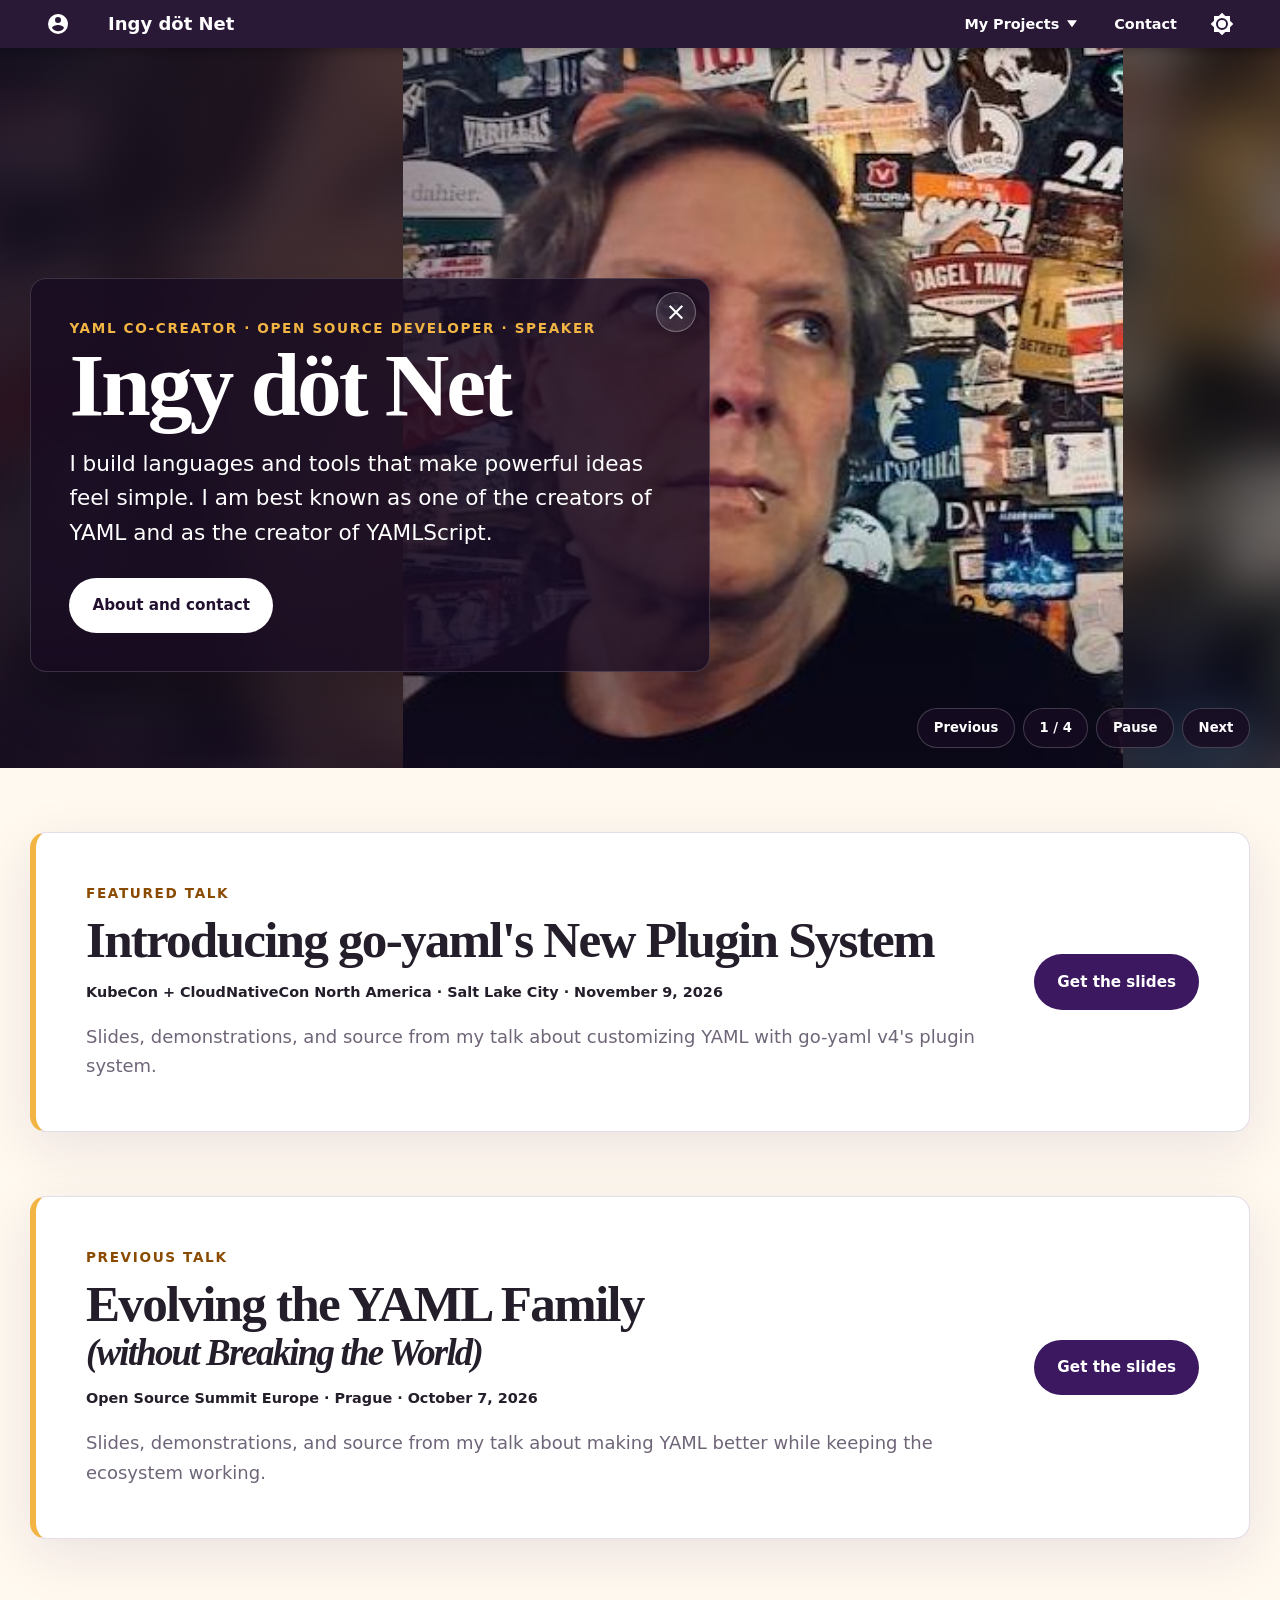
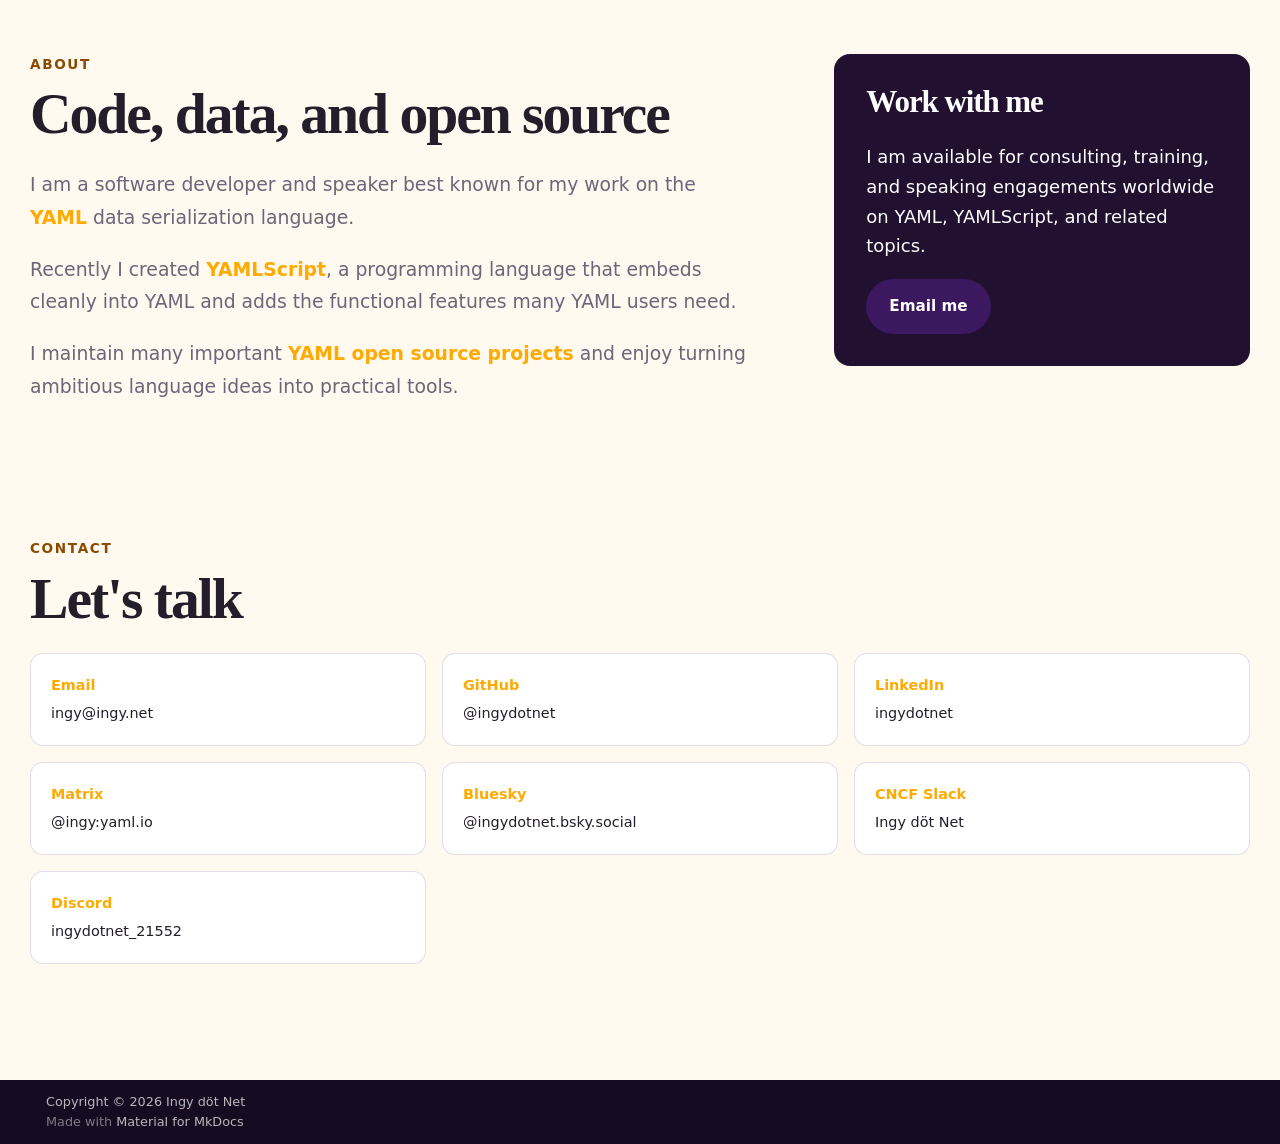
<file: index.html>
<!doctype html>
<html lang="en" class="no-js">
  <head>

      <meta charset="utf-8">
      <meta name="viewport" content="width=device-width,initial-scale=1">

        <meta name="description" content="YAML co-creator, open source developer and speaker">


        <meta name="author" content="Ingy döt Net">


        <link rel="canonical" href="https://ingy.net/">







      <link rel="icon" href="assets/images/avatar.jpg">
      <meta name="generator" content="mkdocs-1.6.1, mkdocs-material-9.7.7">



        <title>Ingy döt Net - Ingy döt Net</title>



      <link rel="stylesheet" href="assets/stylesheets/main.ec1eaa64.min.css">


        <link rel="stylesheet" href="assets/stylesheets/palette.ab4e12ef.min.css">












      <link rel="stylesheet" href="assets/stylesheets/extra.css">

    <script>__md_scope=new URL(".",location),__md_hash=e=>[...e].reduce(((e,_)=>(e<<5)-e+_.charCodeAt(0)),0),__md_get=(e,_=localStorage,t=__md_scope)=>JSON.parse(_.getItem(t.pathname+"."+e)),__md_set=(e,_,t=localStorage,a=__md_scope)=>{try{t.setItem(a.pathname+"."+e,JSON.stringify(_))}catch(e){}}</script>





  </head>









    <body dir="ltr" data-md-color-scheme="default" data-md-color-primary="deep-purple" data-md-color-accent="amber">


    <input class="md-toggle" data-md-toggle="drawer" type="checkbox" id="__drawer" autocomplete="off">
    <input class="md-toggle" data-md-toggle="search" type="checkbox" id="__search" autocomplete="off">
    <label class="md-overlay" for="__drawer"></label>
    <div data-md-component="skip">

    </div>
    <div data-md-component="announce">

    </div>







<header class="md-header md-header--shadow" data-md-component="header">
  <nav class="md-header__inner md-grid"
       aria-label="Header">
    <a href="/" title="Ingy döt Net"
       class="md-header__button md-logo"
       aria-label="Ingy döt Net"
       data-md-component="logo">


  <svg xmlns="http://www.w3.org/2000/svg" viewBox="0 0 24 24"><path d="M12 19.2c-2.5 0-4.71-1.28-6-3.2.03-2 4-3.1 6-3.1s5.97 1.1 6 3.1a7.23 7.23 0 0 1-6 3.2M12 5a3 3 0 0 1 3 3 3 3 0 0 1-3 3 3 3 0 0 1-3-3 3 3 0 0 1 3-3m0-3A10 10 0 0 0 2 12a10 10 0 0 0 10 10 10 10 0 0 0 10-10c0-5.53-4.5-10-10-10"/></svg>

    </a>
    <a href="/" class="md-header__title"
       data-md-component="header-title"
       aria-label="Ingy döt Net home">
      <div class="md-header__ellipsis">
        <div class="md-header__topic">
          <span class="md-ellipsis">Ingy döt Net</span>
        </div>
        <div class="md-header__topic" data-md-component="header-topic">
          <span class="md-ellipsis">Home</span>
        </div>
      </div>
    </a>

    <div class="site-header-actions">
      <details class="project-menu" data-project-menu>
        <summary>My Projects</summary>
        <ul>

            <li>
              <a href="https://yaml.org/">YAML</a>
            </li>

            <li>
              <a href="https://yamlscript.org/">YAMLScript</a>
            </li>

            <li>
              <a href="https://yamlschema.org/">YAMLSchema</a>
            </li>

            <li>
              <a href="https://in-1.cc/">in-1</a>
            </li>

            <li>
              <a href="https://gloathub.org/">Gloat</a>
            </li>

        </ul>
      </details>
      <a class="site-header-contact" href="/#contact">
        Contact
      </a>
    </div>



        <form class="md-header__option" data-md-component="palette">




    <input class="md-option" data-md-color-media="(prefers-color-scheme: light)" data-md-color-scheme="default" data-md-color-primary="deep-purple" data-md-color-accent="amber"  aria-label="Switch to dark mode"  type="radio" name="__palette" id="__palette_0">

      <label class="md-header__button md-icon" title="Switch to dark mode" for="__palette_1" hidden>
        <svg xmlns="http://www.w3.org/2000/svg" viewBox="0 0 24 24"><path d="M12 8a4 4 0 0 0-4 4 4 4 0 0 0 4 4 4 4 0 0 0 4-4 4 4 0 0 0-4-4m0 10a6 6 0 0 1-6-6 6 6 0 0 1 6-6 6 6 0 0 1 6 6 6 6 0 0 1-6 6m8-9.31V4h-4.69L12 .69 8.69 4H4v4.69L.69 12 4 15.31V20h4.69L12 23.31 15.31 20H20v-4.69L23.31 12z"/></svg>
      </label>





    <input class="md-option" data-md-color-media="(prefers-color-scheme: dark)" data-md-color-scheme="slate" data-md-color-primary="deep-purple" data-md-color-accent="amber"  aria-label="Switch to light mode"  type="radio" name="__palette" id="__palette_1">

      <label class="md-header__button md-icon" title="Switch to light mode" for="__palette_0" hidden>
        <svg xmlns="http://www.w3.org/2000/svg" viewBox="0 0 24 24"><path d="M12 18c-.89 0-1.74-.2-2.5-.55C11.56 16.5 13 14.42 13 12s-1.44-4.5-3.5-5.45C10.26 6.2 11.11 6 12 6a6 6 0 0 1 6 6 6 6 0 0 1-6 6m8-9.31V4h-4.69L12 .69 8.69 4H4v4.69L.69 12 4 15.31V20h4.69L12 23.31 15.31 20H20v-4.69L23.31 12z"/></svg>
      </label>


</form>



      <script>var palette=__md_get("__palette");if(palette&&palette.color){if("(prefers-color-scheme)"===palette.color.media){var media=matchMedia("(prefers-color-scheme: light)"),input=document.querySelector(media.matches?"[data-md-color-media='(prefers-color-scheme: light)']":"[data-md-color-media='(prefers-color-scheme: dark)']");palette.color.media=input.getAttribute("data-md-color-media"),palette.color.scheme=input.getAttribute("data-md-color-scheme"),palette.color.primary=input.getAttribute("data-md-color-primary"),palette.color.accent=input.getAttribute("data-md-color-accent")}for(var[key,value]of Object.entries(palette.color))document.body.setAttribute("data-md-color-"+key,value)}</script>

  </nav>
</header>

    <div class="md-container" data-md-component="container">






      <main class="md-main" data-md-component="main">
        <div class="md-main__inner md-grid">





              <div class="md-sidebar md-sidebar--primary" data-md-component="sidebar" data-md-type="navigation" hidden>
                <div class="md-sidebar__scrollwrap">
                  <div class="md-sidebar__inner">




<nav class="md-nav md-nav--primary" aria-label="Navigation" data-md-level="0">
  <label class="md-nav__title" for="__drawer">
    <a href="/" title="Ingy döt Net" class="md-nav__button md-logo" aria-label="Ingy döt Net" data-md-component="logo">


  <svg xmlns="http://www.w3.org/2000/svg" viewBox="0 0 24 24"><path d="M12 19.2c-2.5 0-4.71-1.28-6-3.2.03-2 4-3.1 6-3.1s5.97 1.1 6 3.1a7.23 7.23 0 0 1-6 3.2M12 5a3 3 0 0 1 3 3 3 3 0 0 1-3 3 3 3 0 0 1-3-3 3 3 0 0 1 3-3m0-3A10 10 0 0 0 2 12a10 10 0 0 0 10 10 10 10 0 0 0 10-10c0-5.53-4.5-10-10-10"/></svg>

    </a>
    Ingy döt Net
  </label>

  <ul class="md-nav__list" data-md-scrollfix>









    <li class="md-nav__item md-nav__item--active">

      <input class="md-nav__toggle md-toggle" type="checkbox" id="__toc">



      <a href="." class="md-nav__link md-nav__link--active">



  <span class="md-ellipsis">


    Home



  </span>



      </a>

    </li>



  </ul>
</nav>
                  </div>
                </div>
              </div>





              <div class="md-sidebar md-sidebar--secondary" data-md-component="sidebar" data-md-type="toc" hidden>
                <div class="md-sidebar__scrollwrap">
                  <div class="md-sidebar__inner">


<nav class="md-nav md-nav--secondary" aria-label="Table of contents">




</nav>
                  </div>
                </div>
              </div>



            <div class="md-content" data-md-component="content">

              <article class="md-content__inner md-typeset">

<main class="home-page">
  <section class="home-hero" aria-labelledby="home-title">
    <div class="home-hero__media" data-slideshow>
      <div class="home-slides">


          <figure class="home-slide is-active"
                  data-slide
                  aria-hidden="false">
            <span class="home-slide__backdrop"
                  style="background-image: url('assets/images/avatar.jpg');
                         background-position: 72% center"></span>
            <img src="assets/images/avatar.jpg"
                 alt="Ingy döt Net in front of a wall covered with posters"
                 style="object-position: 72% center"

                 loading="eager" fetchpriority="high"
                 >
          </figure>


          <figure class="home-slide"
                  data-slide
                  aria-hidden="true">
            <span class="home-slide__backdrop"
                  style="background-image: url('assets/images/ingy-velip.jpg');
                         background-position: 72% center"></span>
            <img src="assets/images/ingy-velip.jpg"
                 alt="Ingy riding a bicycle on a city street"
                 style="object-position: 72% center"

                 loading="lazy"
                 >
          </figure>


          <figure class="home-slide"
                  data-slide
                  aria-hidden="true">
            <span class="home-slide__backdrop"
                  style="background-image: url('assets/images/ingy-tw-coffee.jpg');
                         background-position: 72% 42%"></span>
            <img src="assets/images/ingy-tw-coffee.jpg"
                 alt="Ingy smiling with a friend in a coffee shop"
                 style="object-position: 72% 42%"

                 loading="lazy"
                 >
          </figure>


          <figure class="home-slide"
                  data-slide
                  aria-hidden="true">
            <span class="home-slide__backdrop"
                  style="background-image: url('assets/images/IngyWhiteShirt.jpg');
                         background-position: 72% center"></span>
            <img src="assets/images/IngyWhiteShirt.jpg"
                 alt="Portrait of Ingy wearing a white shirt"
                 style="object-position: 72% center"

                 loading="lazy"
                 >
          </figure>

      </div>

      <div class="slideshow-controls" aria-label="Photo slideshow controls">
        <button type="button" data-slide-previous
                aria-label="Previous photo">Previous</button>
        <span data-slide-status aria-hidden="true">
          1 / 4
        </span>
        <button type="button" data-slide-toggle
                aria-label="Pause slideshow">Pause</button>
        <button type="button" data-slide-next
                aria-label="Next photo">Next</button>
      </div>
    </div>

    <div class="home-hero__intro" data-hero-intro>
      <button class="home-hero__dismiss" type="button"
              data-hero-dismiss aria-label="Hide introduction">
        <span aria-hidden="true">&times;</span>
      </button>
      <p class="home-eyebrow">
        YAML co-creator <span aria-hidden="true">&middot;</span>
        Open source developer <span aria-hidden="true">&middot;</span>
        Speaker
      </p>
      <h1 id="home-title">Ingy döt Net</h1>
      <p>
        I build languages and tools that make powerful ideas feel simple.
        I am best known as one of the creators of YAML and as the creator of
        YAMLScript.
      </p>
      <a class="home-button home-button--light" href="#about">
        About and contact
      </a>
    </div>
  </section>

  <section class="featured-talk" id="talk"
           aria-labelledby="talk-title">
    <div>
      <p class="section-eyebrow">Featured talk</p>
      <h2 id="talk-title">
        Introducing go-yaml's New Plugin System
      </h2>
      <p class="talk-meta">
        KubeCon + CloudNativeCon North America
        <span aria-hidden="true">&middot;</span>
        Salt Lake City
        <span aria-hidden="true">&middot;</span>
        November 9, 2026
      </p>
      <p>
        Slides, demonstrations, and source from my talk about customizing
        YAML with go-yaml v4's plugin system.
      </p>
    </div>
    <a class="home-button home-button--primary"
       href="https://ingydotnet.github.io/kubecon-na-2026-go-yaml-talk/">
      Get the slides
    </a>
  </section>

  <section class="featured-talk" id="previous-talk"
           aria-labelledby="previous-talk-title">
    <div>
      <p class="section-eyebrow">Previous talk</p>
      <h2 id="previous-talk-title">
        Evolving the YAML Family
        <span>(without Breaking the World)</span>
      </h2>
      <p class="talk-meta">
        Open Source Summit Europe
        <span aria-hidden="true">&middot;</span>
        Prague
        <span aria-hidden="true">&middot;</span>
        October 7, 2026
      </p>
      <p>
        Slides, demonstrations, and source from my talk about making YAML
        better while keeping the ecosystem working.
      </p>
    </div>
    <a class="home-button home-button--primary"
       href="https://ingydotnet.github.io/oss-eu-yaml-talk/">
      Get the slides
    </a>
  </section>

  <section class="about-section" id="about" aria-labelledby="about-title">
    <div class="about-copy">
      <p class="section-eyebrow">About</p>
      <h2 id="about-title">Code, data, and open source</h2>
      <p>
        I am a software developer and speaker best known for my work on the
        <a href="https://yaml.org/">YAML</a> data serialization language.
      </p>
      <p>
        Recently I created
        <a href="https://yamlscript.org/">YAMLScript</a>, a programming
        language that embeds cleanly into YAML and adds the functional
        features many YAML users need.
      </p>
      <p>
        I maintain many important
        <a href="https://yaml.com/projects/">YAML open source projects</a>
        and enjoy turning ambitious language ideas into practical tools.
      </p>
    </div>

    <aside class="availability">
      <h2>Work with me</h2>
      <p>
        I am available for consulting, training, and speaking engagements
        worldwide on YAML, YAMLScript, and related topics.
      </p>
      <a class="home-button home-button--primary"
         href="mailto:ingy@ingy.net">Email me</a>
    </aside>
  </section>

  <section class="contact-section" id="contact"
           aria-labelledby="contact-title">
    <p class="section-eyebrow">Contact</p>
    <h2 id="contact-title">Let's talk</h2>
    <div class="contact-grid">
      <a href="mailto:ingy@ingy.net">
        <strong>Email</strong>
        <span>ingy@ingy.net</span>
      </a>
      <a href="https://github.com/ingydotnet">
        <strong>GitHub</strong>
        <span>@ingydotnet</span>
      </a>
      <a href="https://www.linkedin.com/in/ingydotnet">
        <strong>LinkedIn</strong>
        <span>ingydotnet</span>
      </a>
      <a href="https://matrix.to/#/@ingy:yaml.io">
        <strong>Matrix</strong>
        <span>@ingy:yaml.io</span>
      </a>
      <a href="https://bsky.app/profile/ingydotnet.bsky.social">
        <strong>Bluesky</strong>
        <span>@ingydotnet.bsky.social</span>
      </a>
      <a href="https://cloud-native.slack.com/team/U08GBQNJTFC">
        <strong>CNCF Slack</strong>
        <span>Ingy döt Net</span>
      </a>
      <a href="https://discord.gg/hJ7UkFbYVS">
        <strong>Discord</strong>
        <span>ingydotnet_21552</span>
      </a>
    </div>
  </section>
</main>

              </article>
            </div>


<script>var target=document.getElementById(location.hash.slice(1));target&&target.name&&(target.checked=target.name.startsWith("__tabbed_"))</script>
        </div>

      </main>

        <footer class="md-footer">

  <div class="md-footer-meta md-typeset">
    <div class="md-footer-meta__inner md-grid">
      <div class="md-copyright">

    <div class="md-copyright__highlight">
      Copyright &copy; 2026 Ingy döt Net
    </div>


    Made with
    <a href="https://squidfunk.github.io/mkdocs-material/" target="_blank" rel="noopener">
      Material for MkDocs
    </a>

</div>

    </div>
  </div>
</footer>

    </div>
    <div class="md-dialog" data-md-component="dialog">
      <div class="md-dialog__inner md-typeset"></div>
    </div>





      <script id="__config" type="application/json">{"annotate": null, "base": ".", "features": [], "search": "assets/javascripts/workers/search.2c215733.min.js", "tags": null, "translations": {"clipboard.copied": "Copied to clipboard", "clipboard.copy": "Copy to clipboard", "search.result.more.one": "1 more on this page", "search.result.more.other": "# more on this page", "search.result.none": "No matching documents", "search.result.one": "1 matching document", "search.result.other": "# matching documents", "search.result.placeholder": "Type to start searching", "search.result.term.missing": "Missing", "select.version": "Select version"}, "version": null}</script>


      <script src="assets/javascripts/bundle.d7400e89.min.js"></script>

        <script src="assets/javascripts/site.js"></script>


  </body>
</html>
</file>
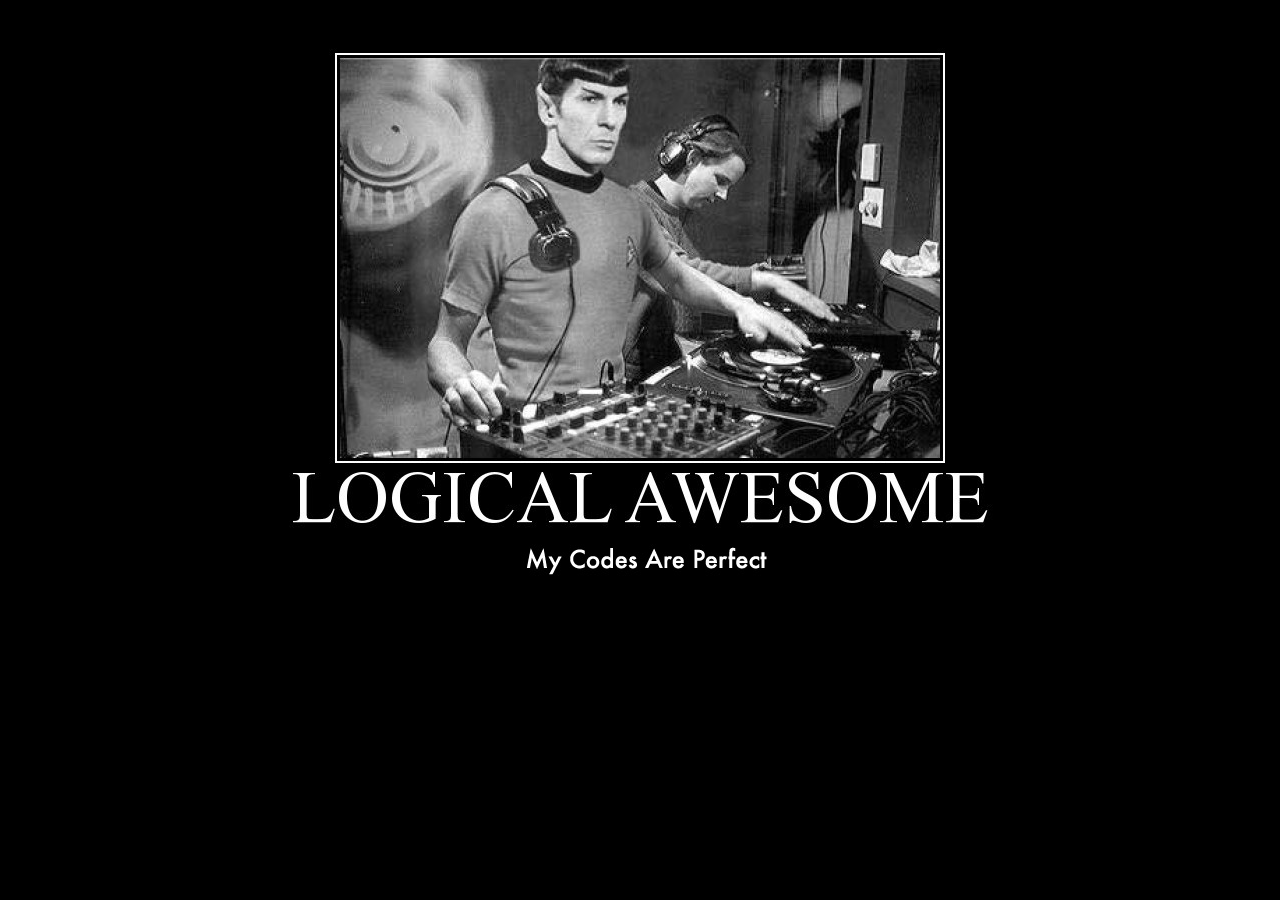
<file: is/logical/awesome/index.html>
<!DOCTYPE html PUBLIC "-//W3C//DTD XHTML 1.0 Transitional//EN"
  "http://www.w3.org/TR/xhtml1/DTD/xhtml1-transitional.dtd">

<html xmlns="http://www.w3.org/1999/xhtml" xml:lang="en" lang="en">
  <head>
    <meta http-equiv="content-type" content="text/html;charset=UTF-8" />
    <title>Ingy d�t Net is Logical Awesome</title>
    <link href="../../../=css/picture.css" rel="stylesheet" type="text/css" />
  </head>

  <body>
    


    <a href="http://github.com/ingydotnet/">
        
      <img src="logical_awesome.jpg" alt="Ingy d�t Net is Logical Awesome" />

    </a>





  </body>
</html>
</file>
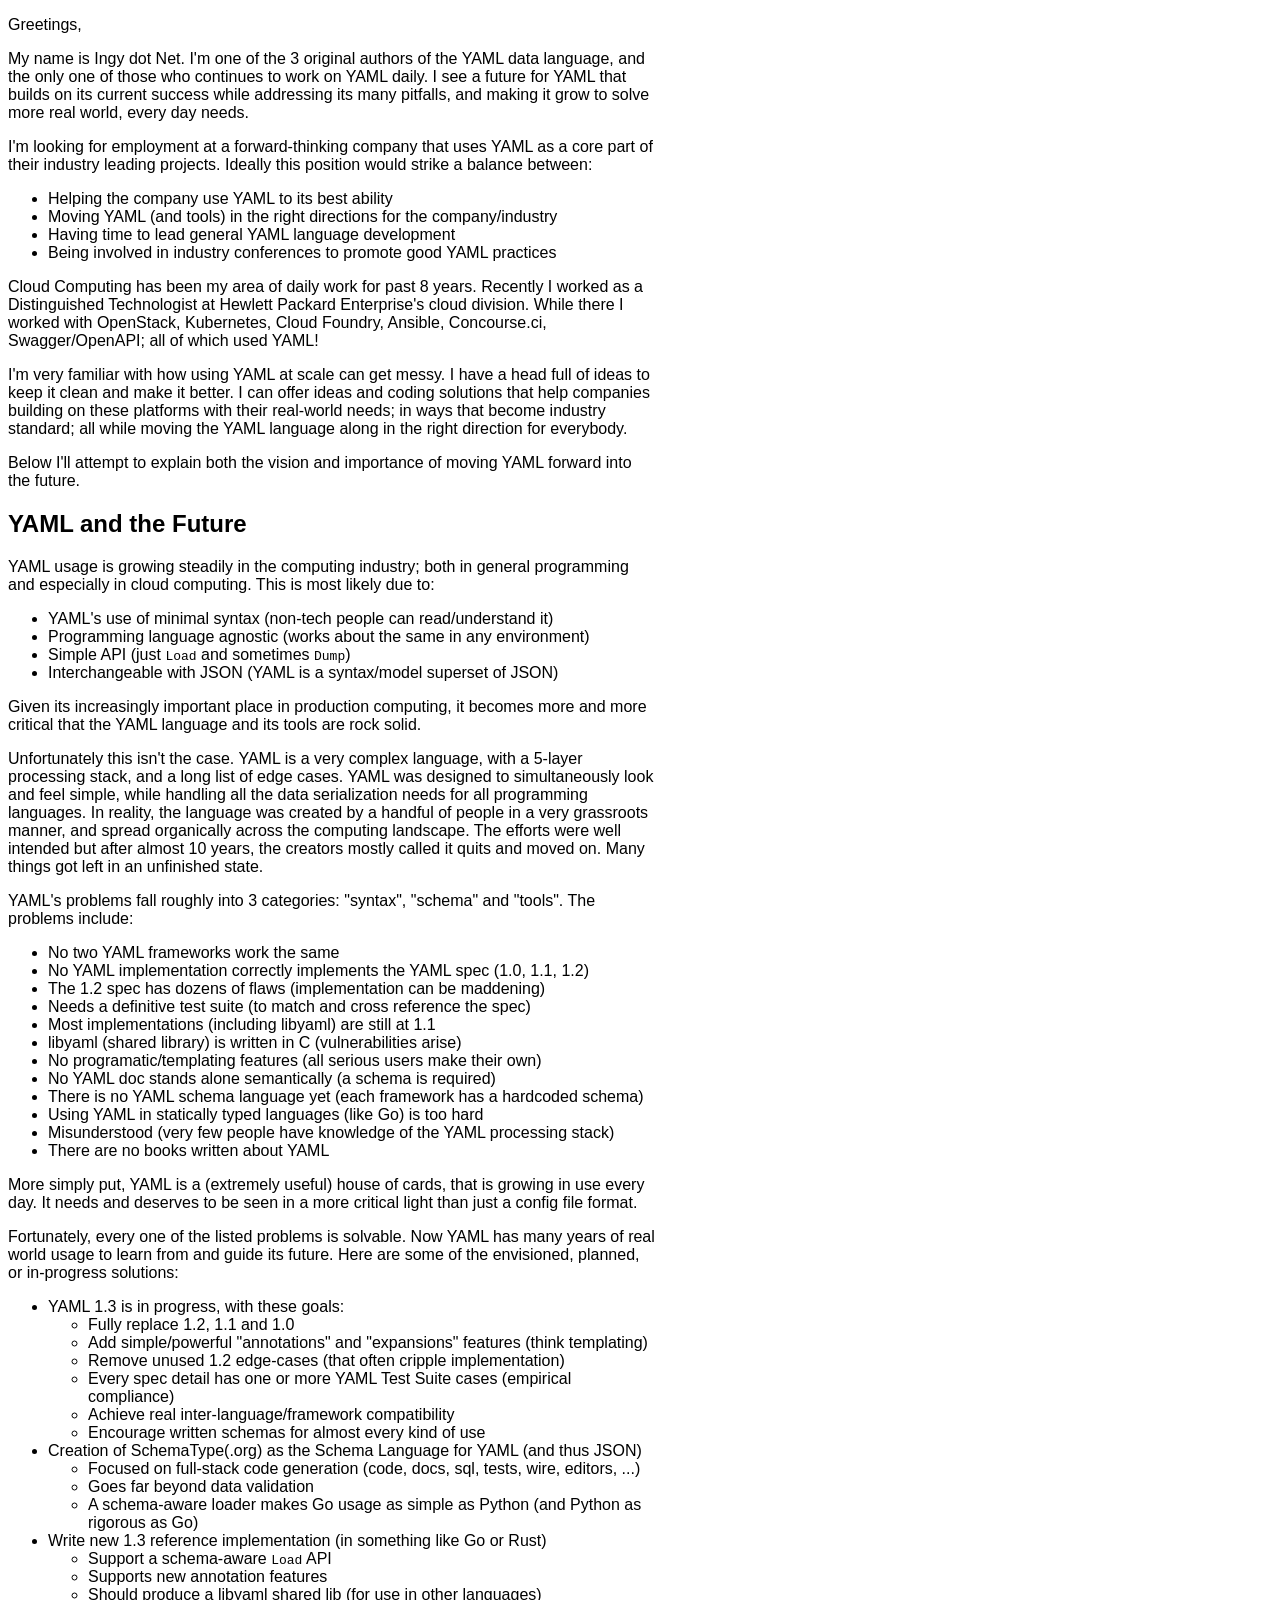
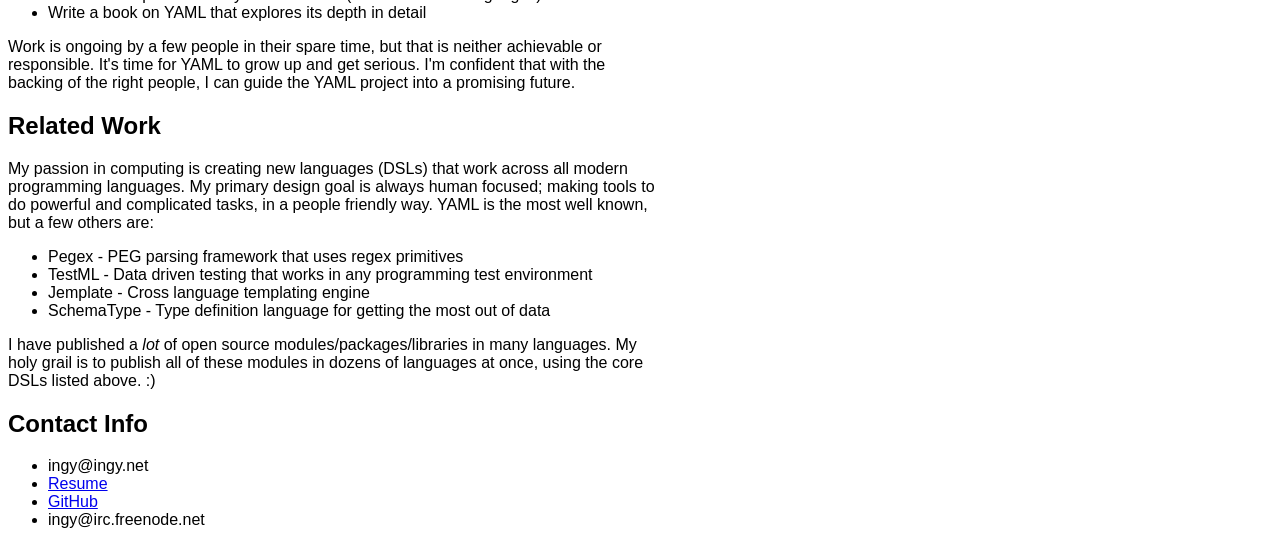
<file: yaml-future.html>
<!DOCTYPE html PUBLIC "-//W3C//DTD XHTML 1.0 Strict//EN"
        "http://www.w3.org/TR/xhtml1/DTD/xhtml1-strict.dtd">
<html xmlns="http://www.w3.org/1999/xhtml">

<head>
    <meta http-equiv="content-type" content="text/html;charset=utf-8" />
</head>

<body>

<p>Greetings,</p>

<p>My name is Ingy dot Net. I'm one of the 3 original authors of the
YAML data language, and the only one of those who continues to work on YAML
daily. I see a future for YAML that builds on its current success while
addressing its many pitfalls, and making it grow to solve more real world,
every day needs.</p>

<p>I'm looking for employment at a forward-thinking company that uses YAML as a
core part of their industry leading projects. Ideally this position would
strike a balance between:</p>

<ul>
<li>Helping the company use YAML to its best ability</li>
<li>Moving YAML (and tools) in the right directions for the company/industry</li>
<li>Having time to lead general YAML language development</li>
<li>Being involved in industry conferences to promote good YAML practices</li>
</ul>


<p>Cloud Computing has been my area of daily work for past 8 years. Recently I
worked as a Distinguished Technologist at Hewlett Packard Enterprise's cloud
division. While there I worked with OpenStack, Kubernetes, Cloud Foundry,
Ansible, Concourse.ci, Swagger/OpenAPI; all of which used YAML!</p>

<p>I'm very familiar with how using YAML at scale can get messy. I have a head
full of ideas to keep it clean and make it better. I can offer ideas and
coding solutions that help companies building on these platforms with their
real-world needs; in ways that become industry standard; all while moving the
YAML language along in the right direction for everybody.</p>

<p>Below I'll attempt to explain both the vision and importance of moving YAML
forward into the future.</p>

<h2>YAML and the Future</h2>

<p>YAML usage is growing steadily in the computing industry; both in general
programming and especially in cloud computing. This is most likely due to:</p>

<ul>
<li>YAML's use of minimal syntax (non-tech people can read/understand it)</li>
<li>Programming language agnostic (works about the same in any environment)</li>
<li>Simple API (just <code>Load</code> and sometimes <code>Dump</code>)</li>
<li>Interchangeable with JSON (YAML is a syntax/model superset of JSON)</li>
</ul>


<p>Given its increasingly important place in production computing, it becomes more
and more critical that the YAML language and its tools are rock solid.</p>

<p>Unfortunately this isn't the case. YAML is a very complex language, with a
5-layer processing stack, and a long list of edge cases. YAML was designed to
simultaneously look and feel simple, while handling all the data serialization
needs for all programming languages. In reality, the language was created by a
handful of people in a very grassroots manner, and spread organically across
the computing landscape. The efforts were well intended but after almost 10
years, the creators mostly called it quits and moved on. Many things got left
in an unfinished state.</p>

<p>YAML's problems fall roughly into 3 categories: "syntax", "schema" and "tools".
The problems include:</p>

<ul>
<li>No two YAML frameworks work the same</li>
<li>No YAML implementation correctly implements the YAML spec (1.0, 1.1, 1.2)</li>
<li>The 1.2 spec has dozens of flaws (implementation can be maddening)</li>
<li>Needs a definitive test suite (to match and cross reference the spec)</li>
<li>Most implementations (including libyaml) are still at 1.1</li>
<li>libyaml (shared library) is written in C (vulnerabilities arise)</li>
<li>No programatic/templating features (all serious users make their own)</li>
<li>No YAML doc stands alone semantically (a schema is required)</li>
<li>There is no YAML schema language yet (each framework has a hardcoded schema)</li>
<li>Using YAML in statically typed languages (like Go) is too hard</li>
<li>Misunderstood (very few people have knowledge of the YAML processing stack)</li>
<li>There are no books written about YAML</li>
</ul>


<p>More simply put, YAML is a (extremely useful) house of cards, that is growing
in use every day. It needs and deserves to be seen in a more critical light
than just a config file format.</p>

<p>Fortunately, every one of the listed problems is solvable. Now YAML has many
years of real world usage to learn from and guide its future. Here are some of
the envisioned, planned, or in-progress solutions:</p>

<ul>
<li>YAML 1.3 is in progress, with these goals:

<ul>
<li>Fully replace 1.2, 1.1 and 1.0</li>
<li>Add simple/powerful "annotations" and "expansions" features (think templating)</li>
<li>Remove unused 1.2 edge-cases (that often cripple implementation)</li>
<li>Every spec detail has one or more YAML Test Suite cases (empirical compliance)</li>
<li>Achieve real inter-language/framework compatibility</li>
<li>Encourage written schemas for almost every kind of use</li>
</ul>
</li>
<li>Creation of SchemaType(.org) as the Schema Language for YAML (and thus JSON)

<ul>
<li>Focused on full-stack code generation (code, docs, sql, tests, wire, editors, ...)</li>
<li>Goes far beyond data validation</li>
<li>A schema-aware loader makes Go usage as simple as Python (and Python as rigorous as Go)</li>
</ul>
</li>
<li>Write new 1.3 reference implementation (in something like Go or Rust)

<ul>
<li>Support a schema-aware <code>Load</code> API</li>
<li>Supports new annotation features</li>
<li>Should produce a libyaml shared lib (for use in other languages)</li>
</ul>
</li>
<li>Write a book on YAML that explores its depth in detail</li>
</ul>


<p>Work is ongoing by a few people in their spare time, but that is neither
achievable or responsible. It's time for YAML to grow up and get serious.
I'm confident that with the backing of the right people, I can guide the YAML
project into a promising future.</p>

<h2>Related Work</h2>

<p>My passion in computing is creating new languages (DSLs) that work across all
modern programming languages. My primary design goal is always human focused;
making tools to do powerful and complicated tasks, in a people friendly way.
YAML is the most well known, but a few others are:</p>

<ul>
<li>Pegex - PEG parsing framework that uses regex primitives</li>
<li>TestML - Data driven testing that works in any programming test environment</li>
<li>Jemplate - Cross language templating engine</li>
<li>SchemaType - Type definition language for getting the most out of data</li>
</ul>


<p>I have published a <em>lot</em> of open source modules/packages/libraries in many
languages. My holy grail is to publish all of these modules in dozens of
languages at once, using the core DSLs listed above. :)</p>

<h2>Contact Info</h2>

<ul>
<li>ingy@ingy.net</li>
<li><a href="http://resume.ingy.net">Resume</a></li>
<li><a href="http://github.com/ingydotnet">GitHub</a></li>
<li>ingy@irc.freenode.net</li>
</ul>



</body>
</html>
<style> body {font-family: Arial; width: 650px; } </style>
</file>
<file: assets/stylesheets/extra.css>
:root {
  --ingy-plum: #3b185f;
  --ingy-plum-dark: #21102f;
  --ingy-amber: #f2b544;
  --ingy-cream: #fff9ef;
  --ingy-ink: #241d2a;
  --ingy-muted: #6f6578;
  --ingy-card: #ffffff;
  --ingy-line: rgba(59, 24, 95, 0.14);
  --md-primary-fg-color: var(--ingy-plum);
  --md-accent-fg-color: #a75b00;
  --md-text-font: system-ui, -apple-system, BlinkMacSystemFont, "Segoe UI",
    sans-serif;
  --md-code-font: ui-monospace, SFMono-Regular, Menlo, Consolas, monospace;
}

[data-md-color-scheme="slate"] {
  --ingy-cream: #17131b;
  --ingy-ink: #f7f1fb;
  --ingy-muted: #c5bacd;
  --ingy-card: #211b27;
  --ingy-line: rgba(242, 181, 68, 0.2);
  --md-default-bg-color: var(--ingy-cream);
  --md-default-fg-color: var(--ingy-ink);
  --md-accent-fg-color: var(--ingy-amber);
}

html {
  scroll-behavior: smooth;
}

body {
  background: var(--ingy-cream);
}

.md-header {
  background: rgba(33, 16, 47, 0.96);
  backdrop-filter: blur(14px);
}

.md-header__inner {
  gap: 0.3rem;
}

.md-header__title {
  flex: 1 1 auto;
}

.site-header-actions {
  align-items: center;
  display: flex;
  flex: 0 0 auto;
  gap: 0.35rem;
  height: 100%;
}

.site-header-contact,
.project-menu > summary {
  border-radius: 0.3rem;
  color: #fff;
  cursor: pointer;
  display: block;
  font-size: 0.72rem;
  font-weight: 650;
  line-height: 1;
  padding: 0.7rem 0.75rem;
  text-decoration: none;
}

.site-header-contact:hover,
.project-menu > summary:hover,
.project-menu[open] > summary {
  background: rgba(255, 255, 255, 0.12);
}

.site-header-contact:focus-visible,
.project-menu > summary:focus-visible {
  outline: 0.12rem solid var(--ingy-amber);
  outline-offset: 0.08rem;
}

.project-menu {
  position: relative;
}

.project-menu > summary {
  list-style: none;
}

.project-menu > summary::-webkit-details-marker {
  display: none;
}

.project-menu > summary::after {
  border-bottom: 0.28rem solid transparent;
  border-left: 0.28rem solid transparent;
  border-right: 0.28rem solid transparent;
  border-top: 0.35rem solid currentColor;
  content: "";
  display: inline-block;
  margin-left: 0.4rem;
  transform: translateY(0.16rem);
}

.project-menu ul {
  background: var(--ingy-card);
  border: 1px solid var(--ingy-line);
  border-radius: 0.55rem;
  box-shadow: 0 0.8rem 2.4rem rgba(17, 8, 24, 0.28);
  list-style: none;
  margin: 0;
  min-width: 10rem;
  padding: 0.35rem;
  position: absolute;
  right: 0;
  top: calc(100% + 0.25rem);
  z-index: 20;
}

.project-menu a {
  border-radius: 0.35rem;
  color: var(--ingy-ink);
  display: block;
  font-size: 0.74rem;
  font-weight: 600;
  padding: 0.55rem 0.7rem;
  text-decoration: none;
}

.project-menu a:hover,
.project-menu a:focus-visible {
  background: color-mix(in srgb, var(--ingy-amber) 20%, transparent);
  color: var(--ingy-ink);
}

.md-main__inner {
  margin-top: 0;
}

.md-content {
  min-width: 0;
}

.md-content__inner {
  margin: 0;
  padding-top: 0;
}

.md-content__inner::before {
  display: none;
}

.home-page {
  color: var(--ingy-ink);
  font-size: 0.9rem;
}

.home-page h1,
.home-page h2 {
  color: inherit;
  font-family: Georgia, "Times New Roman", serif;
  font-weight: 700;
  letter-spacing: -0.035em;
}

.home-page a {
  transition: color 150ms ease, background 150ms ease,
    border-color 150ms ease, transform 150ms ease;
}

.home-hero {
  height: min(78vh, 52rem);
  margin-left: calc(50% - 50vw);
  min-height: 36rem;
  overflow: hidden;
  position: relative;
  width: 100vw;
}

.home-hero__media,
.home-slides,
.home-slide {
  inset: 0;
  position: absolute;
}

.home-slide {
  background: #150d1b;
  height: 100%;
  margin: 0;
  opacity: 0;
  overflow: hidden;
  transition: opacity 800ms ease;
  width: 100%;
}

.home-page figure.home-slide {
  height: 100%;
  margin: 0;
  max-width: none;
  width: 100%;
}

.home-slide.is-active {
  opacity: 1;
  z-index: 1;
}

.home-slide__backdrop {
  background-position: center;
  background-repeat: no-repeat;
  background-size: cover;
  filter: blur(1.2rem) brightness(0.5) saturate(0.85);
  inset: -2rem;
  position: absolute;
  transform: scale(1.08);
  z-index: 0;
}

.home-slide img {
  height: 100%;
  inset: 0;
  object-fit: contain;
  position: absolute;
  width: 100%;
  z-index: 1;
}

.home-hero__media::after {
  background:
    linear-gradient(90deg, rgba(20, 9, 29, 0.72), transparent 64%),
    linear-gradient(0deg, rgba(20, 9, 29, 0.38), transparent 35%);
  content: "";
  inset: 0;
  pointer-events: none;
  position: absolute;
  z-index: 2;
}

.home-hero__intro {
  background: rgba(24, 11, 34, 0.82);
  border: 1px solid rgba(255, 255, 255, 0.15);
  border-radius: 0.8rem;
  bottom: clamp(4.8rem, 10vh, 7rem);
  box-shadow: 0 1.2rem 3rem rgba(0, 0, 0, 0.24);
  color: #fff;
  left: max(1.2rem, calc((100vw - 61rem) / 2));
  max-width: 34rem;
  padding: clamp(1.25rem, 3vw, 2.2rem);
  position: absolute;
  transition: opacity 180ms ease, transform 180ms ease;
  z-index: 4;
}

.home-hero__intro.is-dismissed {
  opacity: 0;
  pointer-events: none;
  transform: translateY(0.4rem);
}

.home-hero__intro[hidden] {
  display: none;
}

.home-hero__dismiss {
  align-items: center;
  background: rgba(255, 255, 255, 0.1);
  border: 1px solid rgba(255, 255, 255, 0.3);
  border-radius: 50%;
  color: #fff;
  cursor: pointer;
  display: flex;
  font: inherit;
  font-size: 1.25rem;
  height: 2rem;
  justify-content: center;
  line-height: 1;
  padding: 0 0 0.12rem;
  position: absolute;
  right: 0.65rem;
  top: 0.65rem;
  width: 2rem;
}

.home-hero__dismiss:hover,
.home-hero__dismiss:focus-visible {
  background: var(--ingy-amber);
  border-color: var(--ingy-amber);
  color: var(--ingy-plum-dark);
  outline: none;
}

.home-hero__intro h1 {
  color: #fff;
  font-size: clamp(2.5rem, 7vw, 4.8rem);
  line-height: 0.92;
  margin: 0.25rem 0 1rem;
}

.home-hero__intro > p:not(.home-eyebrow) {
  font-size: clamp(0.92rem, 1.8vw, 1.08rem);
  line-height: 1.6;
  margin: 0 0 1.35rem;
}

.home-eyebrow,
.section-eyebrow {
  font-size: 0.68rem;
  font-weight: 750;
  letter-spacing: 0.12em;
  margin: 0;
  text-transform: uppercase;
}

.home-eyebrow {
  color: var(--ingy-amber);
}

.section-eyebrow {
  color: #8a4b00;
}

[data-md-color-scheme="slate"] .section-eyebrow {
  color: var(--ingy-amber);
}

.slideshow-controls {
  align-items: center;
  bottom: 1rem;
  display: flex;
  gap: 0.4rem;
  position: absolute;
  right: max(1rem, calc((100vw - 61rem) / 2));
  z-index: 4;
}

.slideshow-controls button,
.slideshow-controls span {
  background: rgba(24, 11, 34, 0.82);
  border: 1px solid rgba(255, 255, 255, 0.2);
  border-radius: 999px;
  color: #fff;
  font: inherit;
  font-size: 0.66rem;
  font-weight: 650;
  line-height: 1;
  padding: 0.62rem 0.78rem;
}

.slideshow-controls button {
  cursor: pointer;
}

.slideshow-controls button:hover,
.slideshow-controls button:focus-visible {
  background: var(--ingy-amber);
  color: #27162f;
}

.home-button {
  align-items: center;
  border: 1px solid transparent;
  border-radius: 999px;
  display: inline-flex;
  font-size: 0.76rem;
  font-weight: 750;
  justify-content: center;
  padding: 0.72rem 1.1rem;
  text-decoration: none;
}

.home-button:hover {
  transform: translateY(-0.08rem);
}

.home-page a.home-button--light {
  background: #fff;
  color: var(--ingy-plum-dark);
}

.home-page a.home-button--light:hover {
  background: var(--ingy-amber);
  color: var(--ingy-plum-dark);
}

.home-page a.home-button--primary {
  background: var(--ingy-plum);
  color: #fff;
}

.home-page a.home-button--primary:hover {
  background: var(--ingy-plum-dark);
  color: #fff;
}

.featured-talk,
.about-section,
.contact-section {
  margin-left: auto;
  margin-right: auto;
  max-width: 61rem;
}

.featured-talk {
  align-items: center;
  background: var(--ingy-card);
  border: 1px solid var(--ingy-line);
  border-left: 0.32rem solid var(--ingy-amber);
  border-radius: 0.8rem;
  box-shadow: 0 0.8rem 2.8rem rgba(59, 24, 95, 0.1);
  display: grid;
  gap: 2rem;
  grid-template-columns: minmax(0, 1fr) auto;
  margin-top: clamp(2rem, 5vw, 4rem);
  padding: clamp(1.4rem, 4vw, 2.5rem);
}

.featured-talk h2 {
  font-size: clamp(1.7rem, 4vw, 2.65rem);
  line-height: 1.05;
  margin: 0.4rem 0 0.7rem;
}

.featured-talk h2 span {
  display: block;
  font-size: 0.72em;
  font-style: italic;
  margin-top: 0.2rem;
}

.featured-talk p:last-child {
  color: var(--ingy-muted);
  line-height: 1.65;
  margin-bottom: 0;
}

.talk-meta {
  color: var(--ingy-ink);
  font-size: 0.72rem;
  font-weight: 700;
  margin: 0;
}

.about-section {
  display: grid;
  gap: clamp(2rem, 6vw, 5rem);
  grid-template-columns: minmax(0, 1.4fr) minmax(15rem, 0.8fr);
  padding-top: clamp(4rem, 9vw, 7rem);
}

.about-copy h2,
.contact-section h2,
.availability h2 {
  font-size: clamp(1.8rem, 4.5vw, 3rem);
  line-height: 1.05;
  margin: 0.45rem 0 1.2rem;
}

.about-copy > p:not(.section-eyebrow) {
  color: var(--ingy-muted);
  font-size: 0.94rem;
  line-height: 1.75;
}

.about-copy a {
  color: var(--md-accent-fg-color);
  font-weight: 650;
}

.availability {
  align-self: start;
  background: var(--ingy-plum-dark);
  border-radius: 0.8rem;
  color: #fff;
  padding: 1.6rem;
}

.availability h2 {
  color: #fff;
  font-size: 1.55rem;
  margin-top: 0;
}

.availability p {
  line-height: 1.65;
}

.availability .home-button {
  background: var(--ingy-amber);
  color: var(--ingy-plum-dark);
}

.contact-section {
  padding: clamp(4rem, 9vw, 7rem) 0;
}

.contact-grid {
  display: grid;
  gap: 0.8rem;
  grid-template-columns: repeat(3, minmax(0, 1fr));
}

.contact-grid a {
  background: var(--ingy-card);
  border: 1px solid var(--ingy-line);
  border-radius: 0.65rem;
  color: var(--ingy-ink);
  display: flex;
  flex-direction: column;
  min-width: 0;
  padding: 1rem;
  text-decoration: none;
}

.contact-grid a:hover,
.contact-grid a:focus-visible {
  border-color: var(--ingy-amber);
  box-shadow: 0 0.5rem 1.8rem rgba(59, 24, 95, 0.1);
  transform: translateY(-0.08rem);
}

.contact-grid strong {
  color: var(--md-accent-fg-color);
  font-size: 0.72rem;
  margin-bottom: 0.25rem;
}

.contact-grid span {
  font-size: 0.72rem;
  overflow-wrap: anywhere;
}

.md-footer {
  background: var(--ingy-plum-dark);
}

@media (max-width: 76rem) {
  .featured-talk,
  .about-section,
  .contact-section {
    margin-left: 1rem;
    margin-right: 1rem;
  }
}

@media (max-width: 48rem) {
  .home-hero {
    height: auto;
    min-height: 0;
    overflow: visible;
  }

  .home-hero__media {
    height: min(68vh, 34rem);
    position: relative;
  }

  .home-hero__intro {
    background: var(--ingy-plum-dark);
    border: 0;
    border-radius: 0;
    bottom: auto;
    left: auto;
    max-width: none;
    padding: 1.5rem 1rem 1.8rem;
    position: relative;
  }

  .slideshow-controls {
    bottom: 0.7rem;
    left: 50%;
    right: auto;
    transform: translateX(-50%);
    white-space: nowrap;
  }

  .featured-talk {
    align-items: start;
    grid-template-columns: 1fr;
  }

  .featured-talk .home-button {
    justify-self: start;
  }

  .about-section {
    grid-template-columns: 1fr;
  }

  .contact-grid {
    grid-template-columns: repeat(2, minmax(0, 1fr));
  }
}

@media (max-width: 34rem) {
  .md-header__title {
    font-size: 0.8rem;
  }

  .site-header-contact {
    display: none;
  }

  .project-menu > summary {
    font-size: 0.66rem;
    padding-left: 0.55rem;
    padding-right: 0.55rem;
  }

  .contact-grid {
    grid-template-columns: 1fr;
  }
}

@media (prefers-reduced-motion: reduce) {
  html {
    scroll-behavior: auto;
  }

  .home-page *,
  .home-page *::before,
  .home-page *::after {
    scroll-behavior: auto !important;
    transition-duration: 0.01ms !important;
  }
}
</file>
<file: =css/picture.css>
body {
    background-color: black;
    text-align: center;
    margin-top; 20px;
    color: #fff;
    font-family: fantasy;
}
img { 
    border: 0; 
}
</file>
<file: assets/stylesheets/main.ec1eaa64.min.css>
@charset "UTF-8";html{-webkit-text-size-adjust:none;-moz-text-size-adjust:none;text-size-adjust:none;box-sizing:border-box}*,:after,:before{box-sizing:inherit}@media (prefers-reduced-motion){*,:after,:before{transition:none!important}}body{margin:0}a,button,input,label{-webkit-tap-highlight-color:transparent}a{color:inherit;text-decoration:none}hr{border:0;box-sizing:initial;display:block;height:.05rem;overflow:visible;padding:0}small{font-size:80%}sub,sup{line-height:1em}img{border-style:none}table{border-collapse:initial;border-spacing:0}td,th{font-weight:400;vertical-align:top}button{background:#0000;border:0;font-family:inherit;font-size:inherit;margin:0;padding:0}input{border:0;outline:none}:root{--md-primary-fg-color:#4051b5;--md-primary-fg-color--light:#5d6cc0;--md-primary-fg-color--dark:#303fa1;--md-primary-bg-color:#fff;--md-primary-bg-color--light:#ffffffb3;--md-accent-fg-color:#526cfe;--md-accent-fg-color--transparent:#526cfe1a;--md-accent-bg-color:#fff;--md-accent-bg-color--light:#ffffffb3}[data-md-color-scheme=default]{color-scheme:light}[data-md-color-scheme=default] img[src$="#gh-dark-mode-only"],[data-md-color-scheme=default] img[src$="#only-dark"]{display:none}:root,[data-md-color-scheme=default]{--md-hue:225deg;--md-default-fg-color:#000000de;--md-default-fg-color--light:#0000008a;--md-default-fg-color--lighter:#00000052;--md-default-fg-color--lightest:#00000012;--md-default-bg-color:#fff;--md-default-bg-color--light:#ffffffb3;--md-default-bg-color--lighter:#ffffff4d;--md-default-bg-color--lightest:#ffffff1f;--md-code-fg-color:#36464e;--md-code-bg-color:#f5f5f5;--md-code-bg-color--light:#f5f5f5b3;--md-code-bg-color--lighter:#f5f5f54d;--md-code-hl-color:#4287ff;--md-code-hl-color--light:#4287ff1a;--md-code-hl-number-color:#d52a2a;--md-code-hl-special-color:#db1457;--md-code-hl-function-color:#a846b9;--md-code-hl-constant-color:#6e59d9;--md-code-hl-keyword-color:#3f6ec6;--md-code-hl-string-color:#1c7d4d;--md-code-hl-name-color:var(--md-code-fg-color);--md-code-hl-operator-color:var(--md-default-fg-color--light);--md-code-hl-punctuation-color:var(--md-default-fg-color--light);--md-code-hl-comment-color:var(--md-default-fg-color--light);--md-code-hl-generic-color:var(--md-default-fg-color--light);--md-code-hl-variable-color:var(--md-default-fg-color--light);--md-typeset-color:var(--md-default-fg-color);--md-typeset-a-color:var(--md-primary-fg-color);--md-typeset-del-color:#f5503d26;--md-typeset-ins-color:#0bd57026;--md-typeset-kbd-color:#fafafa;--md-typeset-kbd-accent-color:#fff;--md-typeset-kbd-border-color:#b8b8b8;--md-typeset-mark-color:#ffff0080;--md-typeset-table-color:#0000001f;--md-typeset-table-color--light:rgba(0,0,0,.035);--md-admonition-fg-color:var(--md-default-fg-color);--md-admonition-bg-color:var(--md-default-bg-color);--md-warning-fg-color:#000000de;--md-warning-bg-color:#ff9;--md-footer-fg-color:#fff;--md-footer-fg-color--light:#ffffffb3;--md-footer-fg-color--lighter:#ffffff73;--md-footer-bg-color:#000000de;--md-footer-bg-color--dark:#00000052;--md-shadow-z1:0 0.2rem 0.5rem #0000000d,0 0 0.05rem #0000001a;--md-shadow-z2:0 0.2rem 0.5rem #0000001a,0 0 0.05rem #00000040;--md-shadow-z3:0 0.2rem 0.5rem #0003,0 0 0.05rem #00000059}.md-icon svg{fill:currentcolor;display:block;height:1.2rem;width:1.2rem}body{-webkit-font-smoothing:antialiased;-moz-osx-font-smoothing:grayscale;--md-text-font-family:var(--md-text-font,_),-apple-system,BlinkMacSystemFont,Helvetica,Arial,sans-serif;--md-code-font-family:var(--md-code-font,_),SFMono-Regular,Consolas,Menlo,monospace}aside,body,input{font-feature-settings:"kern","liga";color:var(--md-typeset-color);font-family:var(--md-text-font-family)}code,kbd,pre{font-feature-settings:"kern";font-family:var(--md-code-font-family)}:root{--md-typeset-table-sort-icon:url('data:image/svg+xml;charset=utf-8,<svg xmlns="http://www.w3.org/2000/svg" viewBox="0 0 24 24"><path d="m18 21-4-4h3V7h-3l4-4 4 4h-3v10h3M2 19v-2h10v2M2 13v-2h7v2M2 7V5h4v2z"/></svg>');--md-typeset-table-sort-icon--asc:url('data:image/svg+xml;charset=utf-8,<svg xmlns="http://www.w3.org/2000/svg" viewBox="0 0 24 24"><path d="M19 17h3l-4 4-4-4h3V3h2M2 17h10v2H2M6 5v2H2V5m0 6h7v2H2z"/></svg>');--md-typeset-table-sort-icon--desc:url('data:image/svg+xml;charset=utf-8,<svg xmlns="http://www.w3.org/2000/svg" viewBox="0 0 24 24"><path d="M19 7h3l-4-4-4 4h3v14h2M2 17h10v2H2M6 5v2H2V5m0 6h7v2H2z"/></svg>')}.md-typeset{-webkit-print-color-adjust:exact;color-adjust:exact;font-size:.8rem;line-height:1.6;overflow-wrap:break-word}@media print{.md-typeset{font-size:.68rem}}.md-typeset blockquote,.md-typeset dl,.md-typeset figure,.md-typeset ol,.md-typeset pre,.md-typeset ul{margin-bottom:1em;margin-top:1em}.md-typeset h1{color:var(--md-default-fg-color--light);font-size:2em;line-height:1.3;margin:0 0 1.25em}.md-typeset h1,.md-typeset h2{font-weight:300;letter-spacing:-.01em}.md-typeset h2{font-size:1.5625em;line-height:1.4;margin:1.6em 0 .64em}.md-typeset h3{font-size:1.25em;font-weight:400;letter-spacing:-.01em;line-height:1.5;margin:1.6em 0 .8em}.md-typeset h2+h3{margin-top:.8em}.md-typeset h4{font-weight:700;letter-spacing:-.01em;margin:1em 0}.md-typeset h5,.md-typeset h6{color:var(--md-default-fg-color--light);font-size:.8em;font-weight:700;letter-spacing:-.01em;margin:1.25em 0}.md-typeset h5{text-transform:uppercase}.md-typeset h5 code{text-transform:none}.md-typeset hr{border-bottom:.05rem solid var(--md-default-fg-color--lightest);display:flow-root;margin:1.5em 0}.md-typeset a{color:var(--md-typeset-a-color);word-break:break-word}.md-typeset a,.md-typeset a:before{transition:color 125ms}.md-typeset a:focus,.md-typeset a:hover{color:var(--md-accent-fg-color)}.md-typeset a:focus code,.md-typeset a:hover code{background-color:var(--md-accent-fg-color--transparent);color:var(--md-accent-fg-color)}.md-typeset a code{color:var(--md-typeset-a-color)}.md-typeset a.focus-visible{outline-color:var(--md-accent-fg-color);outline-offset:.2rem}.md-typeset code,.md-typeset kbd,.md-typeset pre{color:var(--md-code-fg-color);direction:ltr;font-variant-ligatures:none;transition:background-color 125ms}@media print{.md-typeset code,.md-typeset kbd,.md-typeset pre{white-space:pre-wrap}}.md-typeset code{background-color:var(--md-code-bg-color);border-radius:.1rem;-webkit-box-decoration-break:clone;box-decoration-break:clone;font-size:.85em;padding:0 .2941176471em;transition:color 125ms,background-color 125ms;word-break:break-word}.md-typeset code:not(.focus-visible){-webkit-tap-highlight-color:transparent;outline:none}.md-typeset pre{display:flow-root;line-height:1.4;position:relative}.md-typeset pre>code{-webkit-box-decoration-break:slice;box-decoration-break:slice;box-shadow:none;display:block;margin:0;outline-color:var(--md-accent-fg-color);overflow:auto;padding:.7720588235em 1.1764705882em;scrollbar-color:var(--md-default-fg-color--lighter) #0000;scrollbar-width:thin;touch-action:auto;word-break:normal}.md-typeset pre>code:hover{scrollbar-color:var(--md-accent-fg-color) #0000}.md-typeset pre>code::-webkit-scrollbar{height:.2rem;width:.2rem}.md-typeset pre>code::-webkit-scrollbar-thumb{background-color:var(--md-default-fg-color--lighter)}.md-typeset pre>code::-webkit-scrollbar-thumb:hover{background-color:var(--md-accent-fg-color)}.md-typeset kbd{background-color:var(--md-typeset-kbd-color);border-radius:.1rem;box-shadow:0 .1rem 0 .05rem var(--md-typeset-kbd-border-color),0 .1rem 0 var(--md-typeset-kbd-border-color),0 -.1rem .2rem var(--md-typeset-kbd-accent-color) inset;color:var(--md-default-fg-color);display:inline-block;font-size:.75em;padding:0 .6666666667em;vertical-align:text-top;word-break:break-word}.md-typeset mark{background-color:var(--md-typeset-mark-color);-webkit-box-decoration-break:clone;box-decoration-break:clone;color:inherit;word-break:break-word}.md-typeset abbr{cursor:help;text-decoration:none}.md-typeset [data-preview],.md-typeset abbr{border-bottom:.05rem dotted var(--md-default-fg-color--light)}.md-typeset small{opacity:.75}[dir=ltr] .md-typeset sub,[dir=ltr] .md-typeset sup{margin-left:.078125em}[dir=rtl] .md-typeset sub,[dir=rtl] .md-typeset sup{margin-right:.078125em}[dir=ltr] .md-typeset blockquote{padding-left:.6rem}[dir=rtl] .md-typeset blockquote{padding-right:.6rem}[dir=ltr] .md-typeset blockquote{border-left:.2rem solid var(--md-default-fg-color--lighter)}[dir=rtl] .md-typeset blockquote{border-right:.2rem solid var(--md-default-fg-color--lighter)}.md-typeset blockquote{color:var(--md-default-fg-color--light);margin-left:0;margin-right:0}.md-typeset ul{list-style-type:disc}.md-typeset ul[type]{list-style-type:revert-layer}[dir=ltr] .md-typeset ol,[dir=ltr] .md-typeset ul{margin-left:.625em}[dir=rtl] .md-typeset ol,[dir=rtl] .md-typeset ul{margin-right:.625em}.md-typeset ol,.md-typeset ul{padding:0}.md-typeset ol:not([hidden]),.md-typeset ul:not([hidden]){display:flow-root}.md-typeset ol ol,.md-typeset ul ol{list-style-type:lower-alpha}.md-typeset ol ol ol,.md-typeset ul ol ol{list-style-type:lower-roman}.md-typeset ol ol ol ol,.md-typeset ul ol ol ol{list-style-type:upper-alpha}.md-typeset ol ol ol ol ol,.md-typeset ul ol ol ol ol{list-style-type:upper-roman}.md-typeset ol[type],.md-typeset ul[type]{list-style-type:revert-layer}[dir=ltr] .md-typeset ol li,[dir=ltr] .md-typeset ul li{margin-left:1.25em}[dir=rtl] .md-typeset ol li,[dir=rtl] .md-typeset ul li{margin-right:1.25em}.md-typeset ol li,.md-typeset ul li{margin-bottom:.5em}.md-typeset ol li blockquote,.md-typeset ol li p,.md-typeset ul li blockquote,.md-typeset ul li p{margin:.5em 0}.md-typeset ol li:last-child,.md-typeset ul li:last-child{margin-bottom:0}[dir=ltr] .md-typeset ol li ol,[dir=ltr] .md-typeset ol li ul,[dir=ltr] .md-typeset ul li ol,[dir=ltr] .md-typeset ul li ul{margin-left:.625em}[dir=rtl] .md-typeset ol li ol,[dir=rtl] .md-typeset ol li ul,[dir=rtl] .md-typeset ul li ol,[dir=rtl] .md-typeset ul li ul{margin-right:.625em}.md-typeset ol li ol,.md-typeset ol li ul,.md-typeset ul li ol,.md-typeset ul li ul{margin-bottom:.5em;margin-top:.5em}[dir=ltr] .md-typeset dd{margin-left:1.875em}[dir=rtl] .md-typeset dd{margin-right:1.875em}.md-typeset dd{margin-bottom:1.5em;margin-top:1em}.md-typeset img,.md-typeset svg,.md-typeset video{height:auto;max-width:100%}.md-typeset img[align=left]{margin:1em 1em 1em 0}.md-typeset img[align=right]{margin:1em 0 1em 1em}.md-typeset img[align]:only-child{margin-top:0}.md-typeset figure{display:flow-root;margin:1em auto;max-width:100%;text-align:center;width:fit-content}.md-typeset figure img{display:block;margin:0 auto}.md-typeset figcaption{font-style:italic;margin:1em auto;max-width:24rem}.md-typeset iframe{max-width:100%}.md-typeset table:not([class]){background-color:var(--md-default-bg-color);border:.05rem solid var(--md-typeset-table-color);border-radius:.1rem;display:inline-block;font-size:.64rem;max-width:100%;overflow:auto;touch-action:auto}@media print{.md-typeset table:not([class]){display:table}}.md-typeset table:not([class])+*{margin-top:1.5em}.md-typeset table:not([class]) td>:first-child,.md-typeset table:not([class]) th>:first-child{margin-top:0}.md-typeset table:not([class]) td>:last-child,.md-typeset table:not([class]) th>:last-child{margin-bottom:0}.md-typeset table:not([class]) td:not([align]),.md-typeset table:not([class]) th:not([align]){text-align:left}[dir=rtl] .md-typeset table:not([class]) td:not([align]),[dir=rtl] .md-typeset table:not([class]) th:not([align]){text-align:right}.md-typeset table:not([class]) th{font-weight:700;min-width:5rem;padding:.9375em 1.25em;vertical-align:top}.md-typeset table:not([class]) td{border-top:.05rem solid var(--md-typeset-table-color);padding:.9375em 1.25em;vertical-align:top}.md-typeset table:not([class]) tbody tr{transition:background-color 125ms}.md-typeset table:not([class]) tbody tr:hover{background-color:var(--md-typeset-table-color--light);box-shadow:0 .05rem 0 var(--md-default-bg-color) inset}.md-typeset table:not([class]) a{word-break:normal}.md-typeset table th[role=columnheader]{cursor:pointer}[dir=ltr] .md-typeset table th[role=columnheader]:after{margin-left:.5em}[dir=rtl] .md-typeset table th[role=columnheader]:after{margin-right:.5em}.md-typeset table th[role=columnheader]:after{content:"";display:inline-block;height:1.2em;-webkit-mask-image:var(--md-typeset-table-sort-icon);mask-image:var(--md-typeset-table-sort-icon);-webkit-mask-repeat:no-repeat;mask-repeat:no-repeat;-webkit-mask-size:contain;mask-size:contain;transition:background-color 125ms;vertical-align:text-bottom;width:1.2em}.md-typeset table th[role=columnheader]:hover:after{background-color:var(--md-default-fg-color--lighter)}.md-typeset table th[role=columnheader][aria-sort=ascending]:after{background-color:var(--md-default-fg-color--light);-webkit-mask-image:var(--md-typeset-table-sort-icon--asc);mask-image:var(--md-typeset-table-sort-icon--asc)}.md-typeset table th[role=columnheader][aria-sort=descending]:after{background-color:var(--md-default-fg-color--light);-webkit-mask-image:var(--md-typeset-table-sort-icon--desc);mask-image:var(--md-typeset-table-sort-icon--desc)}.md-typeset__scrollwrap{margin:1em -.8rem;overflow-x:auto;touch-action:auto}.md-typeset__table{display:inline-block;margin-bottom:.5em;padding:0 .8rem}@media print{.md-typeset__table{display:block}}html .md-typeset__table table{display:table;margin:0;overflow:hidden;width:100%}@media screen and (max-width:44.984375em){.md-content__inner>pre{margin:1em -.8rem}.md-content__inner>pre code{border-radius:0}}.md-typeset .md-author{border-radius:100%;display:block;flex-shrink:0;height:1.6rem;overflow:hidden;position:relative;transition:color 125ms,transform 125ms;width:1.6rem}.md-typeset .md-author img{display:block}.md-typeset .md-author--more{background:var(--md-default-fg-color--lightest);color:var(--md-default-fg-color--lighter);font-size:.6rem;font-weight:700;line-height:1.6rem;text-align:center}.md-typeset .md-author--long{height:2.4rem;width:2.4rem}.md-typeset a.md-author{transform:scale(1)}.md-typeset a.md-author img{border-radius:100%;filter:grayscale(100%) opacity(75%);transition:filter 125ms}.md-typeset a.md-author:focus,.md-typeset a.md-author:hover{transform:scale(1.1);z-index:1}.md-typeset a.md-author:focus img,.md-typeset a.md-author:hover img{filter:grayscale(0)}.md-banner{background-color:var(--md-footer-bg-color);color:var(--md-footer-fg-color);overflow:auto}@media print{.md-banner{display:none}}.md-banner--warning{background-color:var(--md-warning-bg-color);color:var(--md-warning-fg-color)}.md-banner__inner{font-size:.7rem;margin:.6rem auto;padding:0 .8rem}[dir=ltr] .md-banner__button{float:right}[dir=rtl] .md-banner__button{float:left}.md-banner__button{color:inherit;cursor:pointer;transition:opacity .25s}.no-js .md-banner__button{display:none}.md-banner__button:hover{opacity:.7}html{font-size:125%;height:100%;overflow-x:hidden}@media screen and (min-width:100em){html{font-size:137.5%}}@media screen and (min-width:125em){html{font-size:150%}}body{background-color:var(--md-default-bg-color);display:flex;flex-direction:column;font-size:.5rem;min-height:100%;position:relative;width:100%}@media print{body{display:block}}@media screen and (max-width:59.984375em){body[data-md-scrolllock]{position:fixed}}.md-grid{margin-left:auto;margin-right:auto;max-width:61rem}.md-container{display:flex;flex-direction:column;flex-grow:1}@media print{.md-container{display:block}}.md-main{flex-grow:1}.md-main__inner{display:flex;height:100%;margin-top:1.5rem}.md-ellipsis{overflow:hidden;text-overflow:ellipsis}.md-toggle{display:none}.md-option{height:0;opacity:0;position:absolute;width:0}.md-option:checked+label:not([hidden]){display:block}.md-option.focus-visible+label{outline-color:var(--md-accent-fg-color);outline-style:auto}.md-skip{background-color:var(--md-default-fg-color);border-radius:.1rem;color:var(--md-default-bg-color);font-size:.64rem;margin:.5rem;opacity:0;outline-color:var(--md-accent-fg-color);padding:.3rem .5rem;position:fixed;transform:translateY(.4rem);z-index:-1}.md-skip:focus{opacity:1;transform:translateY(0);transition:transform .25s cubic-bezier(.4,0,.2,1),opacity 175ms 75ms;z-index:10}@page{margin:25mm}:root{--md-clipboard-icon:url('data:image/svg+xml;charset=utf-8,<svg xmlns="http://www.w3.org/2000/svg" viewBox="0 0 24 24"><path d="M19 21H8V7h11m0-2H8a2 2 0 0 0-2 2v14a2 2 0 0 0 2 2h11a2 2 0 0 0 2-2V7a2 2 0 0 0-2-2m-3-4H4a2 2 0 0 0-2 2v14h2V3h12z"/></svg>')}.md-clipboard{border-radius:.1rem;color:var(--md-default-fg-color--lightest);cursor:pointer;height:1.5em;outline-color:var(--md-accent-fg-color);outline-offset:.1rem;transition:color .25s;width:1.5em;z-index:1}@media print{.md-clipboard{display:none}}.md-clipboard:not(.focus-visible){-webkit-tap-highlight-color:transparent;outline:none}:hover>.md-clipboard{color:var(--md-default-fg-color--light)}.md-clipboard:focus,.md-clipboard:hover{color:var(--md-accent-fg-color)}.md-clipboard:after{background-color:currentcolor;content:"";display:block;height:1.125em;margin:0 auto;-webkit-mask-image:var(--md-clipboard-icon);mask-image:var(--md-clipboard-icon);-webkit-mask-position:center;mask-position:center;-webkit-mask-repeat:no-repeat;mask-repeat:no-repeat;-webkit-mask-size:contain;mask-size:contain;width:1.125em}.md-clipboard--inline{cursor:pointer}.md-clipboard--inline code{transition:color .25s,background-color .25s}.md-clipboard--inline:focus code,.md-clipboard--inline:hover code{background-color:var(--md-accent-fg-color--transparent);color:var(--md-accent-fg-color)}:root{--md-code-select-icon:url('data:image/svg+xml;charset=utf-8,<svg xmlns="http://www.w3.org/2000/svg" viewBox="0 0 24 24"><path d="M19 19h-4v2h4c1.1 0 2-.9 2-2v-4h-2m0-12h-4v2h4v4h2V5c0-1.1-.9-2-2-2M5 5h4V3H5c-1.1 0-2 .9-2 2v4h2m0 6H3v4c0 1.1.9 2 2 2h4v-2H5zm2-4h2v2H7zm4 0h2v2h-2zm4 0h2v2h-2zM7 7h2v2H7zm4 0h2v2h-2zm4 0h2v2h-2zm-8 8h2v2H7zm4 0h2v2h-2zm4 0h2v2h-2z"/></svg>');--md-code-copy-icon:url('data:image/svg+xml;charset=utf-8,<svg xmlns="http://www.w3.org/2000/svg" viewBox="0 0 24 24"><path d="M19 21H8V7h11m0-2H8a2 2 0 0 0-2 2v14a2 2 0 0 0 2 2h11a2 2 0 0 0 2-2V7a2 2 0 0 0-2-2m-3-4H4a2 2 0 0 0-2 2v14h2V3h12z"/></svg>')}.md-typeset .md-code__content{display:grid}.md-code__nav{background-color:var(--md-code-bg-color--lighter);border-radius:.1rem;display:flex;gap:.2rem;padding:.2rem;position:absolute;right:.25em;top:.25em;transition:background-color .25s;z-index:1}:hover>.md-code__nav{background-color:var(--md-code-bg-color--light)}.md-code__button{color:var(--md-default-fg-color--lightest);cursor:pointer;display:block;height:1.5em;outline-color:var(--md-accent-fg-color);outline-offset:.1rem;transition:color .25s;width:1.5em}:hover>*>.md-code__button{color:var(--md-default-fg-color--light)}.md-code__button.focus-visible,.md-code__button:hover{color:var(--md-accent-fg-color)}.md-code__button--active{color:var(--md-default-fg-color)!important}.md-code__button:after{background-color:currentcolor;content:"";display:block;height:1.125em;margin:0 auto;-webkit-mask-position:center;mask-position:center;-webkit-mask-repeat:no-repeat;mask-repeat:no-repeat;-webkit-mask-size:contain;mask-size:contain;width:1.125em}.md-code__button[data-md-type=select]:after{-webkit-mask-image:var(--md-code-select-icon);mask-image:var(--md-code-select-icon)}.md-code__button[data-md-type=copy]:after{-webkit-mask-image:var(--md-code-copy-icon);mask-image:var(--md-code-copy-icon)}@keyframes consent{0%{opacity:0;transform:translateY(100%)}to{opacity:1;transform:translateY(0)}}@keyframes overlay{0%{opacity:0}to{opacity:1}}.md-consent__overlay{animation:overlay .25s both;-webkit-backdrop-filter:blur(.1rem);backdrop-filter:blur(.1rem);background-color:#0000008a;height:100%;opacity:1;position:fixed;top:0;width:100%;z-index:5}.md-consent__inner{animation:consent .5s cubic-bezier(.1,.7,.1,1) both;background-color:var(--md-default-bg-color);border:0;border-radius:.1rem;bottom:0;box-shadow:0 0 .2rem #0000001a,0 .2rem .4rem #0003;max-height:100%;overflow:auto;padding:0;position:fixed;width:100%;z-index:5}.md-consent__form{padding:.8rem}.md-consent__settings{display:none;margin:1em 0}input:checked+.md-consent__settings{display:block}.md-consent__controls{margin-bottom:.8rem}.md-typeset .md-consent__controls .md-button{display:inline}@media screen and (max-width:44.984375em){.md-typeset .md-consent__controls .md-button{display:block;margin-top:.4rem;text-align:center;width:100%}}.md-consent label{cursor:pointer}.md-content{flex-grow:1;min-width:0}.md-content__inner{margin:0 .8rem 1.2rem;padding-top:.6rem}@media screen and (min-width:76.25em){[dir=ltr] .md-sidebar--primary:not([hidden])~.md-content>.md-content__inner{margin-left:1.2rem}[dir=ltr] .md-sidebar--secondary:not([hidden])~.md-content>.md-content__inner,[dir=rtl] .md-sidebar--primary:not([hidden])~.md-content>.md-content__inner{margin-right:1.2rem}[dir=rtl] .md-sidebar--secondary:not([hidden])~.md-content>.md-content__inner{margin-left:1.2rem}}.md-content__inner:before{content:"";display:block;height:.4rem}.md-content__inner>:last-child{margin-bottom:0}[dir=ltr] .md-content__button{float:right}[dir=rtl] .md-content__button{float:left}[dir=ltr] .md-content__button{margin-left:.4rem}[dir=rtl] .md-content__button{margin-right:.4rem}.md-content__button{margin:.4rem 0;padding:0}@media print{.md-content__button{display:none}}.md-typeset .md-content__button{color:var(--md-default-fg-color--lighter)}.md-content__button svg{display:inline;vertical-align:top}[dir=rtl] .md-content__button svg{transform:scaleX(-1)}[dir=ltr] .md-dialog{right:.8rem}[dir=rtl] .md-dialog{left:.8rem}.md-dialog{background-color:var(--md-default-fg-color);border-radius:.1rem;bottom:.8rem;box-shadow:var(--md-shadow-z3);min-width:11.1rem;opacity:0;padding:.4rem .6rem;pointer-events:none;position:fixed;transform:translateY(100%);transition:transform 0ms .4s,opacity .4s;z-index:4}@media print{.md-dialog{display:none}}.md-dialog--active{opacity:1;pointer-events:auto;transform:translateY(0);transition:transform .4s cubic-bezier(.075,.85,.175,1),opacity .4s}.md-dialog__inner{color:var(--md-default-bg-color);font-size:.7rem}.md-feedback{margin:2em 0 1em;text-align:center}.md-feedback fieldset{border:none;margin:0;padding:0}.md-feedback__title{font-weight:700;margin:1em auto}.md-feedback__inner{position:relative}.md-feedback__list{display:flex;flex-wrap:wrap;place-content:baseline center;position:relative}.md-feedback__list:hover .md-icon:not(:disabled){color:var(--md-default-fg-color--lighter)}:disabled .md-feedback__list{min-height:1.8rem}.md-feedback__icon{color:var(--md-default-fg-color--light);cursor:pointer;flex-shrink:0;margin:0 .1rem;transition:color 125ms}.md-feedback__icon:not(:disabled).md-icon:hover{color:var(--md-accent-fg-color)}.md-feedback__icon:disabled{color:var(--md-default-fg-color--lightest);pointer-events:none}.md-feedback__note{opacity:0;position:relative;transform:translateY(.4rem);transition:transform .4s cubic-bezier(.1,.7,.1,1),opacity .15s}.md-feedback__note>*{margin:0 auto;max-width:16rem}:disabled .md-feedback__note{opacity:1;transform:translateY(0)}@media print{.md-feedback{display:none}}.md-footer{background-color:var(--md-footer-bg-color);color:var(--md-footer-fg-color)}@media print{.md-footer{display:none}}.md-footer__inner{justify-content:space-between;overflow:auto;padding:.2rem}.md-footer__inner:not([hidden]){display:flex}.md-footer__link{align-items:end;display:flex;flex-grow:0.01;margin-bottom:.4rem;margin-top:1rem;max-width:100%;outline-color:var(--md-accent-fg-color);overflow:hidden;transition:opacity .25s}.md-footer__link:focus,.md-footer__link:hover{opacity:.7}[dir=rtl] .md-footer__link svg{transform:scaleX(-1)}@media screen and (max-width:44.984375em){.md-footer__link--prev{flex-shrink:0}.md-footer__link--prev .md-footer__title{display:none}}[dir=ltr] .md-footer__link--next{margin-left:auto}[dir=rtl] .md-footer__link--next{margin-right:auto}.md-footer__link--next{text-align:right}[dir=rtl] .md-footer__link--next{text-align:left}.md-footer__title{flex-grow:1;font-size:.9rem;margin-bottom:.7rem;max-width:calc(100% - 2.4rem);padding:0 1rem;white-space:nowrap}.md-footer__button{margin:.2rem;padding:.4rem}.md-footer__direction{font-size:.64rem;opacity:.7}.md-footer-meta{background-color:var(--md-footer-bg-color--dark)}.md-footer-meta__inner{display:flex;flex-wrap:wrap;justify-content:space-between;padding:.2rem}html .md-footer-meta.md-typeset a{color:var(--md-footer-fg-color--light)}html .md-footer-meta.md-typeset a:focus,html .md-footer-meta.md-typeset a:hover{color:var(--md-footer-fg-color)}.md-copyright{color:var(--md-footer-fg-color--lighter);font-size:.64rem;margin:auto .6rem;padding:.4rem 0;width:100%}@media screen and (min-width:45em){.md-copyright{width:auto}}.md-copyright__highlight{color:var(--md-footer-fg-color--light)}.md-social{display:inline-flex;gap:.2rem;margin:0 .4rem;padding:.2rem 0 .6rem}@media screen and (min-width:45em){.md-social{padding:.6rem 0}}.md-social__link{display:inline-block;height:1.6rem;text-align:center;width:1.6rem}.md-social__link:before{line-height:1.9}.md-social__link svg{fill:currentcolor;max-height:.8rem;vertical-align:-25%}.md-typeset .md-button{border:.1rem solid;border-radius:.1rem;color:var(--md-primary-fg-color);cursor:pointer;display:inline-block;font-weight:700;padding:.625em 2em;transition:color 125ms,background-color 125ms,border-color 125ms}.md-typeset .md-button--primary{background-color:var(--md-primary-fg-color);border-color:var(--md-primary-fg-color);color:var(--md-primary-bg-color)}.md-typeset .md-button:focus,.md-typeset .md-button:hover{background-color:var(--md-accent-fg-color);border-color:var(--md-accent-fg-color);color:var(--md-accent-bg-color)}[dir=ltr] .md-typeset .md-input{border-top-left-radius:.1rem}[dir=ltr] .md-typeset .md-input,[dir=rtl] .md-typeset .md-input{border-top-right-radius:.1rem}[dir=rtl] .md-typeset .md-input{border-top-left-radius:.1rem}.md-typeset .md-input{border-bottom:.1rem solid var(--md-default-fg-color--lighter);box-shadow:var(--md-shadow-z1);font-size:.8rem;height:1.8rem;padding:0 .6rem;transition:border .25s,box-shadow .25s}.md-typeset .md-input:focus,.md-typeset .md-input:hover{border-bottom-color:var(--md-accent-fg-color);box-shadow:var(--md-shadow-z2)}.md-typeset .md-input--stretch{width:100%}.md-header{background-color:var(--md-primary-fg-color);box-shadow:0 0 .2rem #0000,0 .2rem .4rem #0000;color:var(--md-primary-bg-color);display:block;left:0;position:sticky;right:0;top:0;z-index:4}@media print{.md-header{display:none}}.md-header[hidden]{transform:translateY(-100%);transition:transform .25s cubic-bezier(.8,0,.6,1),box-shadow .25s}.md-header--shadow{box-shadow:0 0 .2rem #0000001a,0 .2rem .4rem #0003;transition:transform .25s cubic-bezier(.1,.7,.1,1),box-shadow .25s}.md-header__inner{align-items:center;display:flex;padding:0 .2rem}.md-header__button{color:currentcolor;cursor:pointer;margin:.2rem;outline-color:var(--md-accent-fg-color);padding:.4rem;position:relative;transition:opacity .25s;vertical-align:middle;z-index:1}.md-header__button:hover{opacity:.7}.md-header__button:not([hidden]){display:inline-block}.md-header__button:not(.focus-visible){-webkit-tap-highlight-color:transparent;outline:none}.md-header__button.md-logo{margin:.2rem;padding:.4rem}@media screen and (max-width:76.234375em){.md-header__button.md-logo{display:none}}.md-header__button.md-logo img,.md-header__button.md-logo svg{fill:currentcolor;display:block;height:1.2rem;width:auto}@media screen and (min-width:60em){.md-header__button[for=__search]{display:none}}.no-js .md-header__button[for=__search]{display:none}[dir=rtl] .md-header__button[for=__search] svg{transform:scaleX(-1)}@media screen and (min-width:76.25em){.md-header__button[for=__drawer]{display:none}}.md-header__topic{display:flex;max-width:100%;position:absolute;transition:transform .4s cubic-bezier(.1,.7,.1,1),opacity .15s;white-space:nowrap}.md-header__topic+.md-header__topic{opacity:0;pointer-events:none;transform:translateX(1.25rem);transition:transform .4s cubic-bezier(1,.7,.1,.1),opacity .15s;z-index:-1}[dir=rtl] .md-header__topic+.md-header__topic{transform:translateX(-1.25rem)}.md-header__topic:first-child{font-weight:700}[dir=ltr] .md-header__title{margin-left:1rem;margin-right:.4rem}[dir=rtl] .md-header__title{margin-left:.4rem;margin-right:1rem}.md-header__title{flex-grow:1;font-size:.9rem;height:2.4rem;line-height:2.4rem}.md-header__title--active .md-header__topic{opacity:0;pointer-events:none;transform:translateX(-1.25rem);transition:transform .4s cubic-bezier(1,.7,.1,.1),opacity .15s;z-index:-1}[dir=rtl] .md-header__title--active .md-header__topic{transform:translateX(1.25rem)}.md-header__title--active .md-header__topic+.md-header__topic{opacity:1;pointer-events:auto;transform:translateX(0);transition:transform .4s cubic-bezier(.1,.7,.1,1),opacity .15s;z-index:0}.md-header__title>.md-header__ellipsis{height:100%;position:relative;width:100%}.md-header__option{display:flex;flex-shrink:0;max-width:100%;transition:max-width 0ms .25s,opacity .25s .25s;white-space:nowrap}[data-md-toggle=search]:checked~.md-header .md-header__option{max-width:0;opacity:0;transition:max-width 0ms,opacity 0ms}.md-header__option>input{bottom:0}.md-header__source{display:none}@media screen and (min-width:60em){[dir=ltr] .md-header__source{margin-left:1rem}[dir=rtl] .md-header__source{margin-right:1rem}.md-header__source{display:block;max-width:11.7rem;width:11.7rem}}@media screen and (min-width:76.25em){[dir=ltr] .md-header__source{margin-left:1.4rem}[dir=rtl] .md-header__source{margin-right:1.4rem}}.md-meta{color:var(--md-default-fg-color--light);font-size:.7rem;line-height:1.3}.md-meta__list{display:inline-flex;flex-wrap:wrap;list-style:none;margin:0;padding:0}.md-meta__item:not(:last-child):after{content:"·";margin-left:.2rem;margin-right:.2rem}.md-meta__link{color:var(--md-typeset-a-color)}.md-meta__link:focus,.md-meta__link:hover{color:var(--md-accent-fg-color)}.md-draft{background-color:#ff1744;border-radius:.125em;color:#fff;display:inline-block;font-weight:700;padding-left:.5714285714em;padding-right:.5714285714em}:root{--md-nav-icon--prev:url('data:image/svg+xml;charset=utf-8,<svg xmlns="http://www.w3.org/2000/svg" viewBox="0 0 24 24"><path d="M20 11v2H8l5.5 5.5-1.42 1.42L4.16 12l7.92-7.92L13.5 5.5 8 11z"/></svg>');--md-nav-icon--next:url('data:image/svg+xml;charset=utf-8,<svg xmlns="http://www.w3.org/2000/svg" viewBox="0 0 24 24"><path d="M8.59 16.58 13.17 12 8.59 7.41 10 6l6 6-6 6z"/></svg>');--md-toc-icon:url('data:image/svg+xml;charset=utf-8,<svg xmlns="http://www.w3.org/2000/svg" viewBox="0 0 24 24"><path d="M3 9h14V7H3zm0 4h14v-2H3zm0 4h14v-2H3zm16 0h2v-2h-2zm0-10v2h2V7zm0 6h2v-2h-2z"/></svg>')}.md-nav{font-size:.7rem;line-height:1.3}.md-nav__title{color:var(--md-default-fg-color--light);display:block;font-weight:700;overflow:hidden;padding:0 .6rem;text-overflow:ellipsis}.md-nav__title .md-nav__button{display:none}.md-nav__title .md-nav__button img{height:100%;width:auto}.md-nav__title .md-nav__button.md-logo img,.md-nav__title .md-nav__button.md-logo svg{fill:currentcolor;display:block;height:2.4rem;max-width:100%;object-fit:contain;width:auto}.md-nav__list{list-style:none;margin:0;padding:0}.md-nav__link{align-items:flex-start;display:flex;gap:.4rem;margin-top:.625em;scroll-snap-align:start;transition:color 125ms}.md-nav__link--passed,.md-nav__link--passed code{color:var(--md-default-fg-color--light)}.md-nav__item .md-nav__link--active,.md-nav__item .md-nav__link--active code{color:var(--md-typeset-a-color)}.md-nav__link .md-ellipsis{position:relative}.md-nav__link .md-ellipsis code{word-break:normal}[dir=ltr] .md-nav__link .md-icon:last-child{margin-left:auto}[dir=rtl] .md-nav__link .md-icon:last-child{margin-right:auto}.md-nav__link .md-typeset{font-size:.7rem;line-height:1.3}.md-nav__link svg{fill:currentcolor;flex-shrink:0;height:1.3em;position:relative}.md-nav__link[for]:focus,.md-nav__link[for]:hover,.md-nav__link[href]:focus,.md-nav__link[href]:hover{color:var(--md-accent-fg-color);cursor:pointer}.md-nav__link[for]:focus code,.md-nav__link[for]:hover code,.md-nav__link[href]:focus code,.md-nav__link[href]:hover code{background-color:var(--md-accent-fg-color--transparent);color:var(--md-accent-fg-color)}.md-nav__link.focus-visible{outline-color:var(--md-accent-fg-color);outline-offset:.2rem}.md-nav--primary .md-nav__link[for=__toc]{display:none}.md-nav--primary .md-nav__link[for=__toc] .md-icon:after{background-color:currentcolor;display:block;height:100%;-webkit-mask-image:var(--md-toc-icon);mask-image:var(--md-toc-icon);width:100%}.md-nav--primary .md-nav__link[for=__toc]~.md-nav{display:none}.md-nav__container>.md-nav__link{margin-top:0}.md-nav__container>.md-nav__link:first-child{flex-grow:1;min-width:0}.md-nav__icon{flex-shrink:0}.md-nav__source{display:none}@media screen and (max-width:76.234375em){.md-nav--primary,.md-nav--primary .md-nav{background-color:var(--md-default-bg-color);display:flex;flex-direction:column;height:100%;left:0;position:absolute;right:0;top:0;z-index:1}.md-nav--primary .md-nav__item,.md-nav--primary .md-nav__title{font-size:.8rem;line-height:1.5}.md-nav--primary .md-nav__title{background-color:var(--md-default-fg-color--lightest);color:var(--md-default-fg-color--light);cursor:pointer;height:5.6rem;line-height:2.4rem;padding:3rem .8rem .2rem;position:relative;white-space:nowrap}[dir=ltr] .md-nav--primary .md-nav__title .md-nav__icon{left:.4rem}[dir=rtl] .md-nav--primary .md-nav__title .md-nav__icon{right:.4rem}.md-nav--primary .md-nav__title .md-nav__icon{display:block;height:1.2rem;margin:.2rem;position:absolute;top:.4rem;width:1.2rem}.md-nav--primary .md-nav__title .md-nav__icon:after{background-color:currentcolor;content:"";display:block;height:100%;-webkit-mask-image:var(--md-nav-icon--prev);mask-image:var(--md-nav-icon--prev);-webkit-mask-position:center;mask-position:center;-webkit-mask-repeat:no-repeat;mask-repeat:no-repeat;-webkit-mask-size:contain;mask-size:contain;width:100%}.md-nav--primary .md-nav__title~.md-nav__list{background-color:var(--md-default-bg-color);box-shadow:0 .05rem 0 var(--md-default-fg-color--lightest) inset;overflow-y:auto;scroll-snap-type:y mandatory;touch-action:pan-y}.md-nav--primary .md-nav__title~.md-nav__list>:first-child{border-top:0}.md-nav--primary .md-nav__title[for=__drawer]{background-color:var(--md-primary-fg-color);color:var(--md-primary-bg-color);font-weight:700}.md-nav--primary .md-nav__title .md-logo{display:block;left:.2rem;margin:.2rem;padding:.4rem;position:absolute;right:.2rem;top:.2rem}.md-nav--primary .md-nav__list{flex:1}.md-nav--primary .md-nav__item{border-top:.05rem solid var(--md-default-fg-color--lightest)}.md-nav--primary .md-nav__item--active>.md-nav__link{color:var(--md-typeset-a-color)}.md-nav--primary .md-nav__item--active>.md-nav__link:focus,.md-nav--primary .md-nav__item--active>.md-nav__link:hover{color:var(--md-accent-fg-color)}.md-nav--primary .md-nav__link{margin-top:0;padding:.6rem .8rem}.md-nav--primary .md-nav__link svg{margin-top:.1em}.md-nav--primary .md-nav__link>.md-nav__link{padding:0}[dir=ltr] .md-nav--primary .md-nav__link .md-nav__icon{margin-right:-.2rem}[dir=rtl] .md-nav--primary .md-nav__link .md-nav__icon{margin-left:-.2rem}.md-nav--primary .md-nav__link .md-nav__icon{font-size:1.2rem;height:1.2rem;width:1.2rem}.md-nav--primary .md-nav__link .md-nav__icon:after{background-color:currentcolor;content:"";display:block;height:100%;-webkit-mask-image:var(--md-nav-icon--next);mask-image:var(--md-nav-icon--next);-webkit-mask-position:center;mask-position:center;-webkit-mask-repeat:no-repeat;mask-repeat:no-repeat;-webkit-mask-size:contain;mask-size:contain;width:100%}[dir=rtl] .md-nav--primary .md-nav__icon:after{transform:scale(-1)}.md-nav--primary .md-nav--secondary .md-nav{background-color:initial;position:static}[dir=ltr] .md-nav--primary .md-nav--secondary .md-nav .md-nav__link{padding-left:1.4rem}[dir=rtl] .md-nav--primary .md-nav--secondary .md-nav .md-nav__link{padding-right:1.4rem}[dir=ltr] .md-nav--primary .md-nav--secondary .md-nav .md-nav .md-nav__link{padding-left:2rem}[dir=rtl] .md-nav--primary .md-nav--secondary .md-nav .md-nav .md-nav__link{padding-right:2rem}[dir=ltr] .md-nav--primary .md-nav--secondary .md-nav .md-nav .md-nav .md-nav__link{padding-left:2.6rem}[dir=rtl] .md-nav--primary .md-nav--secondary .md-nav .md-nav .md-nav .md-nav__link{padding-right:2.6rem}[dir=ltr] .md-nav--primary .md-nav--secondary .md-nav .md-nav .md-nav .md-nav .md-nav__link{padding-left:3.2rem}[dir=rtl] .md-nav--primary .md-nav--secondary .md-nav .md-nav .md-nav .md-nav .md-nav__link{padding-right:3.2rem}.md-nav--secondary{background-color:initial}.md-nav__toggle~.md-nav{display:flex;opacity:0;transform:translateX(100%);transition:transform .25s cubic-bezier(.8,0,.6,1),opacity 125ms 50ms}[dir=rtl] .md-nav__toggle~.md-nav{transform:translateX(-100%)}.md-nav__toggle:checked~.md-nav{opacity:1;transform:translateX(0);transition:transform .25s cubic-bezier(.4,0,.2,1),opacity 125ms 125ms}.md-nav__toggle:checked~.md-nav>.md-nav__list{backface-visibility:hidden}}@media screen and (max-width:59.984375em){.md-nav--primary .md-nav__link[for=__toc]{display:flex}.md-nav--primary .md-nav__link[for=__toc] .md-icon:after{content:""}.md-nav--primary .md-nav__link[for=__toc]+.md-nav__link{display:none}.md-nav--primary .md-nav__link[for=__toc]~.md-nav{display:flex}.md-nav__source{background-color:var(--md-primary-fg-color--dark);color:var(--md-primary-bg-color);display:block;padding:0 .2rem}}@media screen and (min-width:60em) and (max-width:76.234375em){.md-nav--integrated .md-nav__link[for=__toc]{display:flex}.md-nav--integrated .md-nav__link[for=__toc] .md-icon:after{content:""}.md-nav--integrated .md-nav__link[for=__toc]+.md-nav__link{display:none}.md-nav--integrated .md-nav__link[for=__toc]~.md-nav{display:flex}}@media screen and (min-width:60em){.md-nav{margin-bottom:-.4rem}.md-nav--secondary .md-nav__title{background:var(--md-default-bg-color);box-shadow:0 0 .4rem .4rem var(--md-default-bg-color);position:sticky;top:0;z-index:1}.md-nav--secondary .md-nav__title[for=__toc]{scroll-snap-align:start}.md-nav--secondary .md-nav__title .md-nav__icon{display:none}[dir=ltr] .md-nav--secondary .md-nav__list{padding-left:.6rem}[dir=rtl] .md-nav--secondary .md-nav__list{padding-right:.6rem}.md-nav--secondary .md-nav__list{padding-bottom:.4rem}[dir=ltr] .md-nav--secondary .md-nav__item>.md-nav__link{margin-right:.4rem}[dir=rtl] .md-nav--secondary .md-nav__item>.md-nav__link{margin-left:.4rem}}@media screen and (min-width:76.25em){.md-nav{margin-bottom:-.4rem;transition:max-height .25s cubic-bezier(.86,0,.07,1)}.md-nav--primary .md-nav__title{background:var(--md-default-bg-color);box-shadow:0 0 .4rem .4rem var(--md-default-bg-color);position:sticky;top:0;z-index:1}.md-nav--primary .md-nav__title[for=__drawer]{scroll-snap-align:start}.md-nav--primary .md-nav__title .md-nav__icon{display:none}[dir=ltr] .md-nav--primary .md-nav__list{padding-left:.6rem}[dir=rtl] .md-nav--primary .md-nav__list{padding-right:.6rem}.md-nav--primary .md-nav__list{padding-bottom:.4rem}[dir=ltr] .md-nav--primary .md-nav__item>.md-nav__link{margin-right:.4rem}[dir=rtl] .md-nav--primary .md-nav__item>.md-nav__link{margin-left:.4rem}.md-nav__toggle~.md-nav{display:grid;grid-template-rows:minmax(.4rem,0fr);opacity:0;transition:grid-template-rows .25s cubic-bezier(.86,0,.07,1),opacity .25s,visibility 0ms .25s;visibility:collapse}.md-nav__toggle~.md-nav>.md-nav__list{overflow:hidden}.md-nav__toggle.md-toggle--indeterminate~.md-nav,.md-nav__toggle:checked~.md-nav{grid-template-rows:minmax(.4rem,1fr);opacity:1;transition:grid-template-rows .25s cubic-bezier(.86,0,.07,1),opacity .15s .1s,visibility 0ms;visibility:visible}.md-nav__toggle.md-toggle--indeterminate~.md-nav{transition:none}.md-nav__item--nested>.md-nav>.md-nav__title{display:none}.md-nav__item--section{display:block;margin:1.25em 0}.md-nav__item--section:last-child{margin-bottom:0}.md-nav__item--section>.md-nav__link{font-weight:700}.md-nav__item--section>.md-nav__link[for]{color:var(--md-default-fg-color--light)}.md-nav__item--section>.md-nav__link:not(.md-nav__container){pointer-events:none}.md-nav__item--section>.md-nav__link .md-icon,.md-nav__item--section>.md-nav__link>[for]{display:none}[dir=ltr] .md-nav__item--section>.md-nav{margin-left:-.6rem}[dir=rtl] .md-nav__item--section>.md-nav{margin-right:-.6rem}.md-nav__item--section>.md-nav{display:block;opacity:1;visibility:visible}.md-nav__item--section>.md-nav>.md-nav__list>.md-nav__item{padding:0}.md-nav__icon{border-radius:100%;height:.9rem;transition:background-color .25s;width:.9rem}.md-nav__icon:hover{background-color:var(--md-accent-fg-color--transparent)}.md-nav__icon:after{background-color:currentcolor;border-radius:100%;content:"";display:inline-block;height:100%;-webkit-mask-image:var(--md-nav-icon--next);mask-image:var(--md-nav-icon--next);-webkit-mask-position:center;mask-position:center;-webkit-mask-repeat:no-repeat;mask-repeat:no-repeat;-webkit-mask-size:contain;mask-size:contain;transition:transform .25s;vertical-align:-.1rem;width:100%}[dir=rtl] .md-nav__icon:after{transform:rotate(180deg)}.md-nav__item--nested .md-nav__toggle:checked~.md-nav__link .md-nav__icon:after,.md-nav__item--nested .md-toggle--indeterminate~.md-nav__link .md-nav__icon:after{transform:rotate(90deg)}.md-nav--lifted>.md-nav__list>.md-nav__item,.md-nav--lifted>.md-nav__title{display:none}.md-nav--lifted>.md-nav__list>.md-nav__item--active{display:block}.md-nav--lifted>.md-nav__list>.md-nav__item--active>.md-nav__link{background:var(--md-default-bg-color);box-shadow:0 0 .4rem .4rem var(--md-default-bg-color);margin-top:0;position:sticky;top:0;z-index:1}.md-nav--lifted>.md-nav__list>.md-nav__item--active>.md-nav__link:not(.md-nav__container){pointer-events:none}.md-nav--lifted>.md-nav__list>.md-nav__item--active.md-nav__item--section{margin:0}[dir=ltr] .md-nav--lifted>.md-nav__list>.md-nav__item>.md-nav:not(.md-nav--secondary){margin-left:-.6rem}[dir=rtl] .md-nav--lifted>.md-nav__list>.md-nav__item>.md-nav:not(.md-nav--secondary){margin-right:-.6rem}.md-nav--lifted>.md-nav__list>.md-nav__item>[for]{color:var(--md-default-fg-color--light)}.md-nav--lifted .md-nav[data-md-level="1"]{grid-template-rows:minmax(.4rem,1fr);opacity:1;visibility:visible}[dir=ltr] .md-nav--integrated>.md-nav__list>.md-nav__item--active .md-nav--secondary{border-left:.05rem solid var(--md-primary-fg-color)}[dir=rtl] .md-nav--integrated>.md-nav__list>.md-nav__item--active .md-nav--secondary{border-right:.05rem solid var(--md-primary-fg-color)}.md-nav--integrated>.md-nav__list>.md-nav__item--active .md-nav--secondary{display:block;margin-bottom:1.25em;opacity:1;visibility:visible}.md-nav--integrated>.md-nav__list>.md-nav__item--active .md-nav--secondary>.md-nav__list{overflow:visible;padding-bottom:0}.md-nav--integrated>.md-nav__list>.md-nav__item--active .md-nav--secondary>.md-nav__title{display:none}}.md-pagination{font-size:.8rem;font-weight:700;gap:.4rem}.md-pagination,.md-pagination>*{align-items:center;display:flex;justify-content:center}.md-pagination>*{border-radius:.2rem;height:1.8rem;min-width:1.8rem;text-align:center}.md-pagination__current{background-color:var(--md-default-fg-color--lightest);color:var(--md-default-fg-color--light)}.md-pagination__link{transition:color 125ms,background-color 125ms}.md-pagination__link:focus,.md-pagination__link:hover{background-color:var(--md-accent-fg-color--transparent);color:var(--md-accent-fg-color)}.md-pagination__link:focus svg,.md-pagination__link:hover svg{color:var(--md-accent-fg-color)}.md-pagination__link.focus-visible{outline-color:var(--md-accent-fg-color);outline-offset:.2rem}.md-pagination__link svg{fill:currentcolor;color:var(--md-default-fg-color--lighter);display:block;max-height:100%;width:1.2rem}:root{--md-path-icon:url('data:image/svg+xml;charset=utf-8,<svg xmlns="http://www.w3.org/2000/svg" viewBox="0 0 24 24"><path d="M8.59 16.58 13.17 12 8.59 7.41 10 6l6 6-6 6z"/></svg>')}.md-path{font-size:.7rem;margin:0 .8rem;overflow:auto;padding-top:1.2rem}.md-path:not([hidden]){display:block}@media screen and (min-width:76.25em){.md-path{margin:0 1.2rem}}.md-path__list{align-items:center;display:flex;gap:.2rem;list-style:none;margin:0;padding:0}.md-path__item:not(:first-child){display:inline-flex;gap:.2rem;white-space:nowrap}.md-path__item:not(:first-child):before{background-color:var(--md-default-fg-color--lighter);content:"";display:inline;height:.8rem;-webkit-mask-image:var(--md-path-icon);mask-image:var(--md-path-icon);width:.8rem}.md-path__link{align-items:center;color:var(--md-default-fg-color--light);display:flex}.md-path__link:focus,.md-path__link:hover{color:var(--md-accent-fg-color)}:root{--md-post-pin-icon:url('data:image/svg+xml;charset=utf-8,<svg xmlns="http://www.w3.org/2000/svg" viewBox="0 0 24 24"><path d="M16 12V4h1V2H7v2h1v8l-2 2v2h5.2v6h1.6v-6H18v-2z"/></svg>')}.md-post__back{border-bottom:.05rem solid var(--md-default-fg-color--lightest);margin-bottom:1.2rem;padding-bottom:1.2rem}@media screen and (max-width:76.234375em){.md-post__back{display:none}}[dir=rtl] .md-post__back svg{transform:scaleX(-1)}.md-post__authors{display:flex;flex-direction:column;gap:.6rem;margin:0 .6rem 1.2rem}.md-post .md-post__meta a{transition:color 125ms}.md-post .md-post__meta a:focus,.md-post .md-post__meta a:hover{color:var(--md-accent-fg-color)}.md-post__title{color:var(--md-default-fg-color--light);font-weight:700}.md-post--excerpt{margin-bottom:3.2rem}.md-post--excerpt .md-post__header{align-items:center;display:flex;gap:.6rem;min-height:1.6rem}.md-post--excerpt .md-post__authors{align-items:center;display:inline-flex;flex-direction:row;gap:.2rem;margin:0;min-height:2.4rem}[dir=ltr] .md-post--excerpt .md-post__meta .md-meta__list{margin-right:.4rem}[dir=rtl] .md-post--excerpt .md-post__meta .md-meta__list{margin-left:.4rem}.md-post--excerpt .md-post__content>:first-child{--md-scroll-margin:6rem;margin-top:0}.md-post>.md-nav--secondary{margin:1em 0}.md-pin{background:var(--md-default-fg-color--lightest);border-radius:1rem;margin-top:-.05rem;padding:.2rem}.md-pin:after{background-color:currentcolor;content:"";display:block;height:.6rem;margin:0 auto;-webkit-mask-image:var(--md-post-pin-icon);mask-image:var(--md-post-pin-icon);-webkit-mask-position:center;mask-position:center;-webkit-mask-repeat:no-repeat;mask-repeat:no-repeat;-webkit-mask-size:contain;mask-size:contain;width:.6rem}.md-profile{align-items:center;display:flex;font-size:.7rem;gap:.6rem;line-height:1.4;width:100%}.md-profile__description{flex-grow:1}.md-content--post{display:flex}@media screen and (max-width:76.234375em){.md-content--post{flex-flow:column-reverse}}.md-content--post>.md-content__inner{flex-grow:1;min-width:0}@media screen and (min-width:76.25em){[dir=ltr] .md-content--post>.md-content__inner{margin-left:1.2rem}[dir=rtl] .md-content--post>.md-content__inner{margin-right:1.2rem}}@media screen and (max-width:76.234375em){.md-sidebar.md-sidebar--post{padding:0;position:static;width:100%}.md-sidebar.md-sidebar--post .md-sidebar__scrollwrap{overflow:visible}.md-sidebar.md-sidebar--post .md-sidebar__inner{padding:0}.md-sidebar.md-sidebar--post .md-post__meta{margin-left:.6rem;margin-right:.6rem}.md-sidebar.md-sidebar--post .md-nav__item{border:none;display:inline}.md-sidebar.md-sidebar--post .md-nav__list{display:inline-flex;flex-wrap:wrap;gap:.6rem;padding-bottom:.6rem;padding-top:.6rem}.md-sidebar.md-sidebar--post .md-nav__link{padding:0}.md-sidebar.md-sidebar--post .md-nav{height:auto;margin-bottom:0;position:static}}:root{--md-progress-value:0;--md-progress-delay:400ms}.md-progress{background:var(--md-primary-bg-color);height:.075rem;opacity:min(clamp(0,var(--md-progress-value),1),clamp(0,100 - var(--md-progress-value),1));position:fixed;top:0;transform:scaleX(calc(var(--md-progress-value)*1%));transform-origin:left;transition:transform .5s cubic-bezier(.19,1,.22,1),opacity .25s var(--md-progress-delay);width:100%;z-index:4}:root{--md-search-result-icon:url('data:image/svg+xml;charset=utf-8,<svg xmlns="http://www.w3.org/2000/svg" viewBox="0 0 24 24"><path d="M14 2H6a2 2 0 0 0-2 2v16a2 2 0 0 0 2 2h7c-.41-.25-.8-.56-1.14-.9-.33-.33-.61-.7-.86-1.1H6V4h7v5h5v1.18c.71.16 1.39.43 2 .82V8zm6.31 16.9c1.33-2.11.69-4.9-1.4-6.22-2.11-1.33-4.91-.68-6.22 1.4-1.34 2.11-.69 4.89 1.4 6.22 1.46.93 3.32.93 4.79.02L22 23.39 23.39 22zm-3.81.1a2.5 2.5 0 0 1-2.5-2.5 2.5 2.5 0 0 1 2.5-2.5 2.5 2.5 0 0 1 2.5 2.5 2.5 2.5 0 0 1-2.5 2.5"/></svg>')}.md-search{position:relative}@media screen and (min-width:60em){.md-search{padding:.2rem 0}}.no-js .md-search{display:none}.md-search__overlay{opacity:0;z-index:1}@media screen and (max-width:59.984375em){[dir=ltr] .md-search__overlay{left:-2.2rem}[dir=rtl] .md-search__overlay{right:-2.2rem}.md-search__overlay{background-color:var(--md-default-bg-color);border-radius:1rem;height:2rem;overflow:hidden;pointer-events:none;position:absolute;top:-1rem;transform-origin:center;transition:transform .3s .1s,opacity .2s .2s;width:2rem}[data-md-toggle=search]:checked~.md-header .md-search__overlay{opacity:1;transition:transform .4s,opacity .1s}}@media screen and (min-width:60em){[dir=ltr] .md-search__overlay{left:0}[dir=rtl] .md-search__overlay{right:0}.md-search__overlay{background-color:#0000008a;cursor:pointer;height:0;position:fixed;top:0;transition:width 0ms .25s,height 0ms .25s,opacity .25s;width:0}[data-md-toggle=search]:checked~.md-header .md-search__overlay{height:200vh;opacity:1;transition:width 0ms,height 0ms,opacity .25s;width:100%}}@media screen and (max-width:29.984375em){[data-md-toggle=search]:checked~.md-header .md-search__overlay{transform:scale(45)}}@media screen and (min-width:30em) and (max-width:44.984375em){[data-md-toggle=search]:checked~.md-header .md-search__overlay{transform:scale(60)}}@media screen and (min-width:45em) and (max-width:59.984375em){[data-md-toggle=search]:checked~.md-header .md-search__overlay{transform:scale(75)}}.md-search__inner{backface-visibility:hidden}@media screen and (max-width:59.984375em){[dir=ltr] .md-search__inner{left:0}[dir=rtl] .md-search__inner{right:0}.md-search__inner{height:0;opacity:0;overflow:hidden;position:fixed;top:0;transform:translateX(5%);transition:width 0ms .3s,height 0ms .3s,transform .15s cubic-bezier(.4,0,.2,1) .15s,opacity .15s .15s;width:0;z-index:2}[dir=rtl] .md-search__inner{transform:translateX(-5%)}[data-md-toggle=search]:checked~.md-header .md-search__inner{height:100%;opacity:1;transform:translateX(0);transition:width 0ms 0ms,height 0ms 0ms,transform .15s cubic-bezier(.1,.7,.1,1) .15s,opacity .15s .15s;width:100%}}@media screen and (min-width:60em){[dir=ltr] .md-search__inner{float:right}[dir=rtl] .md-search__inner{float:left}.md-search__inner{padding:.1rem 0;position:relative;transition:width .25s cubic-bezier(.1,.7,.1,1);width:11.7rem}}@media screen and (min-width:60em) and (max-width:76.234375em){[data-md-toggle=search]:checked~.md-header .md-search__inner{width:23.4rem}}@media screen and (min-width:76.25em){[data-md-toggle=search]:checked~.md-header .md-search__inner{width:34.4rem}}.md-search__form{background-color:var(--md-default-bg-color);box-shadow:0 0 .6rem #0000;height:2.4rem;position:relative;transition:color .25s,background-color .25s;z-index:2}@media screen and (min-width:60em){.md-search__form{background-color:#00000042;border-radius:.1rem;height:1.8rem}.md-search__form:hover{background-color:#ffffff1f}}[data-md-toggle=search]:checked~.md-header .md-search__form{background-color:var(--md-default-bg-color);border-radius:.1rem .1rem 0 0;box-shadow:0 0 .6rem #00000012;color:var(--md-default-fg-color)}[dir=ltr] .md-search__input{padding-left:3.6rem;padding-right:2.2rem}[dir=rtl] .md-search__input{padding-left:2.2rem;padding-right:3.6rem}.md-search__input{background:#0000;font-size:.9rem;height:100%;position:relative;text-overflow:ellipsis;width:100%;z-index:2}.md-search__input::placeholder{transition:color .25s}.md-search__input::placeholder,.md-search__input~.md-search__icon{color:var(--md-default-fg-color--light)}.md-search__input::-ms-clear{display:none}@media screen and (max-width:59.984375em){.md-search__input{font-size:.9rem;height:2.4rem;width:100%}}@media screen and (min-width:60em){[dir=ltr] .md-search__input{padding-left:2.2rem}[dir=rtl] .md-search__input{padding-right:2.2rem}.md-search__input{color:inherit;font-size:.8rem}.md-search__input::placeholder{color:var(--md-primary-bg-color--light)}.md-search__input+.md-search__icon{color:var(--md-primary-bg-color)}[data-md-toggle=search]:checked~.md-header .md-search__input{text-overflow:clip}[data-md-toggle=search]:checked~.md-header .md-search__input+.md-search__icon{color:var(--md-default-fg-color--light)}[data-md-toggle=search]:checked~.md-header .md-search__input::placeholder{color:#0000}}.md-search__icon{cursor:pointer;display:inline-block;height:1.2rem;transition:color .25s,opacity .25s;width:1.2rem}.md-search__icon:hover{opacity:.7}[dir=ltr] .md-search__icon[for=__search]{left:.5rem}[dir=rtl] .md-search__icon[for=__search]{right:.5rem}.md-search__icon[for=__search]{position:absolute;top:.3rem;z-index:2}[dir=rtl] .md-search__icon[for=__search] svg{transform:scaleX(-1)}@media screen and (max-width:59.984375em){[dir=ltr] .md-search__icon[for=__search]{left:.8rem}[dir=rtl] .md-search__icon[for=__search]{right:.8rem}.md-search__icon[for=__search]{top:.6rem}.md-search__icon[for=__search] svg:first-child{display:none}}@media screen and (min-width:60em){.md-search__icon[for=__search]{pointer-events:none}.md-search__icon[for=__search] svg:last-child{display:none}}[dir=ltr] .md-search__options{right:.5rem}[dir=rtl] .md-search__options{left:.5rem}.md-search__options{pointer-events:none;position:absolute;top:.3rem;z-index:2}@media screen and (max-width:59.984375em){[dir=ltr] .md-search__options{right:.8rem}[dir=rtl] .md-search__options{left:.8rem}.md-search__options{top:.6rem}}[dir=ltr] .md-search__options>.md-icon{margin-left:.2rem}[dir=rtl] .md-search__options>.md-icon{margin-right:.2rem}.md-search__options>.md-icon{color:var(--md-default-fg-color--light);opacity:0;transform:scale(.75);transition:transform .15s cubic-bezier(.1,.7,.1,1),opacity .15s}.md-search__options>.md-icon:not(.focus-visible){-webkit-tap-highlight-color:transparent;outline:none}[data-md-toggle=search]:checked~.md-header .md-search__input:valid~.md-search__options>.md-icon{opacity:1;pointer-events:auto;transform:scale(1)}[data-md-toggle=search]:checked~.md-header .md-search__input:valid~.md-search__options>.md-icon:hover{opacity:.7}[dir=ltr] .md-search__suggest{padding-left:3.6rem;padding-right:2.2rem}[dir=rtl] .md-search__suggest{padding-left:2.2rem;padding-right:3.6rem}.md-search__suggest{align-items:center;color:var(--md-default-fg-color--lighter);display:flex;font-size:.9rem;height:100%;opacity:0;position:absolute;top:0;transition:opacity 50ms;white-space:pre;width:100%}@media screen and (min-width:60em){[dir=ltr] .md-search__suggest{padding-left:2.2rem}[dir=rtl] .md-search__suggest{padding-right:2.2rem}.md-search__suggest{font-size:.8rem}}[data-md-toggle=search]:checked~.md-header .md-search__suggest{opacity:1;transition:opacity .3s .1s}[dir=ltr] .md-search__output{border-bottom-left-radius:.1rem}[dir=ltr] .md-search__output,[dir=rtl] .md-search__output{border-bottom-right-radius:.1rem}[dir=rtl] .md-search__output{border-bottom-left-radius:.1rem}.md-search__output{overflow:hidden;position:absolute;width:100%;z-index:1}@media screen and (max-width:59.984375em){.md-search__output{bottom:0;top:2.4rem}}@media screen and (min-width:60em){.md-search__output{opacity:0;top:1.9rem;transition:opacity .4s}[data-md-toggle=search]:checked~.md-header .md-search__output{box-shadow:var(--md-shadow-z3);opacity:1}}.md-search__scrollwrap{backface-visibility:hidden;background-color:var(--md-default-bg-color);height:100%;overflow-y:auto;touch-action:pan-y}@media (-webkit-max-device-pixel-ratio:1),(max-resolution:1dppx){.md-search__scrollwrap{transform:translateZ(0)}}@media screen and (min-width:60em) and (max-width:76.234375em){.md-search__scrollwrap{width:23.4rem}}@media screen and (min-width:76.25em){.md-search__scrollwrap{width:34.4rem}}@media screen and (min-width:60em){.md-search__scrollwrap{max-height:0;scrollbar-color:var(--md-default-fg-color--lighter) #0000;scrollbar-width:thin}[data-md-toggle=search]:checked~.md-header .md-search__scrollwrap{max-height:75vh}.md-search__scrollwrap:hover{scrollbar-color:var(--md-accent-fg-color) #0000}.md-search__scrollwrap::-webkit-scrollbar{height:.2rem;width:.2rem}.md-search__scrollwrap::-webkit-scrollbar-thumb{background-color:var(--md-default-fg-color--lighter)}.md-search__scrollwrap::-webkit-scrollbar-thumb:hover{background-color:var(--md-accent-fg-color)}}.md-search-result{color:var(--md-default-fg-color);word-break:break-word}.md-search-result__meta{background-color:var(--md-default-fg-color--lightest);color:var(--md-default-fg-color--light);font-size:.64rem;line-height:1.8rem;padding:0 .8rem;scroll-snap-align:start}@media screen and (min-width:60em){[dir=ltr] .md-search-result__meta{padding-left:2.2rem}[dir=rtl] .md-search-result__meta{padding-right:2.2rem}}.md-search-result__list{list-style:none;margin:0;padding:0;-webkit-user-select:none;user-select:none}.md-search-result__item{box-shadow:0 -.05rem var(--md-default-fg-color--lightest)}.md-search-result__item:first-child{box-shadow:none}.md-search-result__link{display:block;outline:none;scroll-snap-align:start;transition:background-color .25s}.md-search-result__link:focus,.md-search-result__link:hover{background-color:var(--md-accent-fg-color--transparent)}.md-search-result__link:last-child p:last-child{margin-bottom:.6rem}.md-search-result__more>summary{cursor:pointer;display:block;outline:none;position:sticky;scroll-snap-align:start;top:0;z-index:1}.md-search-result__more>summary::marker{display:none}.md-search-result__more>summary::-webkit-details-marker{display:none}.md-search-result__more>summary>div{color:var(--md-typeset-a-color);font-size:.64rem;padding:.75em .8rem;transition:color .25s,background-color .25s}@media screen and (min-width:60em){[dir=ltr] .md-search-result__more>summary>div{padding-left:2.2rem}[dir=rtl] .md-search-result__more>summary>div{padding-right:2.2rem}}.md-search-result__more>summary:focus>div,.md-search-result__more>summary:hover>div{background-color:var(--md-accent-fg-color--transparent);color:var(--md-accent-fg-color)}.md-search-result__more[open]>summary{background-color:var(--md-default-bg-color)}.md-search-result__article{overflow:hidden;padding:0 .8rem;position:relative}@media screen and (min-width:60em){[dir=ltr] .md-search-result__article{padding-left:2.2rem}[dir=rtl] .md-search-result__article{padding-right:2.2rem}}[dir=ltr] .md-search-result__icon{left:0}[dir=rtl] .md-search-result__icon{right:0}.md-search-result__icon{color:var(--md-default-fg-color--light);height:1.2rem;margin:.5rem;position:absolute;width:1.2rem}@media screen and (max-width:59.984375em){.md-search-result__icon{display:none}}.md-search-result__icon:after{background-color:currentcolor;content:"";display:inline-block;height:100%;-webkit-mask-image:var(--md-search-result-icon);mask-image:var(--md-search-result-icon);-webkit-mask-position:center;mask-position:center;-webkit-mask-repeat:no-repeat;mask-repeat:no-repeat;-webkit-mask-size:contain;mask-size:contain;width:100%}[dir=rtl] .md-search-result__icon:after{transform:scaleX(-1)}.md-search-result .md-typeset{color:var(--md-default-fg-color--light);font-size:.64rem;line-height:1.6}.md-search-result .md-typeset h1{color:var(--md-default-fg-color);font-size:.8rem;font-weight:400;line-height:1.4;margin:.55rem 0}.md-search-result .md-typeset h1 mark{text-decoration:none}.md-search-result .md-typeset h2{color:var(--md-default-fg-color);font-size:.64rem;font-weight:700;line-height:1.6;margin:.5em 0}.md-search-result .md-typeset h2 mark{text-decoration:none}.md-search-result__terms{color:var(--md-default-fg-color);display:block;font-size:.64rem;font-style:italic;margin:.5em 0}.md-search-result mark{background-color:initial;color:var(--md-accent-fg-color);text-decoration:underline}.md-select{position:relative;z-index:1}.md-select__inner{background-color:var(--md-default-bg-color);border-radius:.1rem;box-shadow:var(--md-shadow-z2);color:var(--md-default-fg-color);left:50%;margin-top:.2rem;max-height:0;opacity:0;position:absolute;top:calc(100% - .2rem);transform:translate3d(-50%,.3rem,0);transition:transform .25s 375ms,opacity .25s .25s,max-height 0ms .5s}.md-select:focus-within .md-select__inner,.md-select:hover .md-select__inner{max-height:10rem;opacity:1;transform:translate3d(-50%,0,0);transition:transform .25s cubic-bezier(.1,.7,.1,1),opacity .25s,max-height 0ms}.md-select__inner:after{border-bottom:.2rem solid #0000;border-bottom-color:var(--md-default-bg-color);border-left:.2rem solid #0000;border-right:.2rem solid #0000;border-top:0;content:"";height:0;left:50%;margin-left:-.2rem;margin-top:-.2rem;position:absolute;top:0;width:0}.md-select__list{border-radius:.1rem;font-size:.8rem;list-style-type:none;margin:0;max-height:inherit;overflow:auto;padding:0}.md-select__item{line-height:1.8rem}[dir=ltr] .md-select__link{padding-left:.6rem;padding-right:1.2rem}[dir=rtl] .md-select__link{padding-left:1.2rem;padding-right:.6rem}.md-select__link{cursor:pointer;display:block;outline:none;scroll-snap-align:start;transition:background-color .25s,color .25s;width:100%}.md-select__link:focus,.md-select__link:hover{color:var(--md-accent-fg-color)}.md-select__link:focus{background-color:var(--md-default-fg-color--lightest)}.md-sidebar{align-self:flex-start;flex-shrink:0;padding:1.2rem 0;position:sticky;top:2.4rem;width:12.1rem}@media print{.md-sidebar{display:none}}@media screen and (max-width:76.234375em){[dir=ltr] .md-sidebar--primary{left:-12.1rem}[dir=rtl] .md-sidebar--primary{right:-12.1rem}.md-sidebar--primary{background-color:var(--md-default-bg-color);display:block;height:100%;position:fixed;top:0;transform:translateX(0);transition:transform .25s cubic-bezier(.4,0,.2,1),box-shadow .25s;width:12.1rem;z-index:5}[data-md-toggle=drawer]:checked~.md-container .md-sidebar--primary{box-shadow:var(--md-shadow-z3);transform:translateX(12.1rem)}[dir=rtl] [data-md-toggle=drawer]:checked~.md-container .md-sidebar--primary{transform:translateX(-12.1rem)}.md-sidebar--primary .md-sidebar__scrollwrap{bottom:0;left:0;margin:0;overflow:hidden;position:absolute;right:0;scroll-snap-type:none;top:0}}@media screen and (min-width:76.25em){.md-sidebar{height:0}.no-js .md-sidebar{height:auto}.md-header--lifted~.md-container .md-sidebar{top:4.8rem}}.md-sidebar--secondary{display:none;order:2}@media screen and (min-width:60em){.md-sidebar--secondary{height:0}.no-js .md-sidebar--secondary{height:auto}.md-sidebar--secondary:not([hidden]){display:block}.md-sidebar--secondary .md-sidebar__scrollwrap{touch-action:pan-y}}.md-sidebar__scrollwrap{backface-visibility:hidden;margin:0 .2rem;overflow-y:auto;scrollbar-color:var(--md-default-fg-color--lighter) #0000}@media screen and (min-width:60em){.md-sidebar__scrollwrap{scrollbar-gutter:stable;scrollbar-width:thin}}.md-sidebar__scrollwrap::-webkit-scrollbar{height:.2rem;width:.2rem}.md-sidebar__scrollwrap:focus-within,.md-sidebar__scrollwrap:hover{scrollbar-color:var(--md-accent-fg-color) #0000}.md-sidebar__scrollwrap:focus-within::-webkit-scrollbar-thumb,.md-sidebar__scrollwrap:hover::-webkit-scrollbar-thumb{background-color:var(--md-default-fg-color--lighter)}.md-sidebar__scrollwrap:focus-within::-webkit-scrollbar-thumb:hover,.md-sidebar__scrollwrap:hover::-webkit-scrollbar-thumb:hover{background-color:var(--md-accent-fg-color)}@supports selector(::-webkit-scrollbar){.md-sidebar__scrollwrap{scrollbar-gutter:auto}[dir=ltr] .md-sidebar__inner{padding-right:calc(100% - 11.5rem)}[dir=rtl] .md-sidebar__inner{padding-left:calc(100% - 11.5rem)}}@media screen and (max-width:76.234375em){.md-overlay{background-color:#0000008a;height:0;opacity:0;position:fixed;top:0;transition:width 0ms .25s,height 0ms .25s,opacity .25s;width:0;z-index:5}[data-md-toggle=drawer]:checked~.md-overlay{height:100%;opacity:1;transition:width 0ms,height 0ms,opacity .25s;width:100%}}@keyframes facts{0%{height:0}to{height:.65rem}}@keyframes fact{0%{opacity:0;transform:translateY(100%)}50%{opacity:0}to{opacity:1;transform:translateY(0)}}:root{--md-source-forks-icon:url('data:image/svg+xml;charset=utf-8,<svg xmlns="http://www.w3.org/2000/svg" viewBox="0 0 16 16"><path d="M5 5.372v.878c0 .414.336.75.75.75h4.5a.75.75 0 0 0 .75-.75v-.878a2.25 2.25 0 1 1 1.5 0v.878a2.25 2.25 0 0 1-2.25 2.25h-1.5v2.128a2.251 2.251 0 1 1-1.5 0V8.5h-1.5A2.25 2.25 0 0 1 3.5 6.25v-.878a2.25 2.25 0 1 1 1.5 0M5 3.25a.75.75 0 1 0-1.5 0 .75.75 0 0 0 1.5 0m6.75.75a.75.75 0 1 0 0-1.5.75.75 0 0 0 0 1.5m-3 8.75a.75.75 0 1 0-1.5 0 .75.75 0 0 0 1.5 0"/></svg>');--md-source-repositories-icon:url('data:image/svg+xml;charset=utf-8,<svg xmlns="http://www.w3.org/2000/svg" viewBox="0 0 16 16"><path d="M2 2.5A2.5 2.5 0 0 1 4.5 0h8.75a.75.75 0 0 1 .75.75v12.5a.75.75 0 0 1-.75.75h-2.5a.75.75 0 0 1 0-1.5h1.75v-2h-8a1 1 0 0 0-.714 1.7.75.75 0 1 1-1.072 1.05A2.5 2.5 0 0 1 2 11.5Zm10.5-1h-8a1 1 0 0 0-1 1v6.708A2.5 2.5 0 0 1 4.5 9h8ZM5 12.25a.25.25 0 0 1 .25-.25h3.5a.25.25 0 0 1 .25.25v3.25a.25.25 0 0 1-.4.2l-1.45-1.087a.25.25 0 0 0-.3 0L5.4 15.7a.25.25 0 0 1-.4-.2Z"/></svg>');--md-source-stars-icon:url('data:image/svg+xml;charset=utf-8,<svg xmlns="http://www.w3.org/2000/svg" viewBox="0 0 16 16"><path d="M8 .25a.75.75 0 0 1 .673.418l1.882 3.815 4.21.612a.75.75 0 0 1 .416 1.279l-3.046 2.97.719 4.192a.751.751 0 0 1-1.088.791L8 12.347l-3.766 1.98a.75.75 0 0 1-1.088-.79l.72-4.194L.818 6.374a.75.75 0 0 1 .416-1.28l4.21-.611L7.327.668A.75.75 0 0 1 8 .25m0 2.445L6.615 5.5a.75.75 0 0 1-.564.41l-3.097.45 2.24 2.184a.75.75 0 0 1 .216.664l-.528 3.084 2.769-1.456a.75.75 0 0 1 .698 0l2.77 1.456-.53-3.084a.75.75 0 0 1 .216-.664l2.24-2.183-3.096-.45a.75.75 0 0 1-.564-.41z"/></svg>');--md-source-version-icon:url('data:image/svg+xml;charset=utf-8,<svg xmlns="http://www.w3.org/2000/svg" viewBox="0 0 16 16"><path d="M1 7.775V2.75C1 1.784 1.784 1 2.75 1h5.025c.464 0 .91.184 1.238.513l6.25 6.25a1.75 1.75 0 0 1 0 2.474l-5.026 5.026a1.75 1.75 0 0 1-2.474 0l-6.25-6.25A1.75 1.75 0 0 1 1 7.775m1.5 0c0 .066.026.13.073.177l6.25 6.25a.25.25 0 0 0 .354 0l5.025-5.025a.25.25 0 0 0 0-.354l-6.25-6.25a.25.25 0 0 0-.177-.073H2.75a.25.25 0 0 0-.25.25ZM6 5a1 1 0 1 1 0 2 1 1 0 0 1 0-2"/></svg>')}.md-source{backface-visibility:hidden;display:block;font-size:.65rem;line-height:1.2;outline-color:var(--md-accent-fg-color);transition:opacity .25s;white-space:nowrap}.md-source:hover{opacity:.7}.md-source__icon{display:inline-block;height:2.4rem;vertical-align:middle;width:2rem}[dir=ltr] .md-source__icon svg{margin-left:.6rem}[dir=rtl] .md-source__icon svg{margin-right:.6rem}.md-source__icon svg{margin-top:.6rem}[dir=ltr] .md-source__icon+.md-source__repository{padding-left:2rem}[dir=rtl] .md-source__icon+.md-source__repository{padding-right:2rem}[dir=ltr] .md-source__icon+.md-source__repository{margin-left:-2rem}[dir=rtl] .md-source__icon+.md-source__repository{margin-right:-2rem}[dir=ltr] .md-source__repository{margin-left:.6rem}[dir=rtl] .md-source__repository{margin-right:.6rem}.md-source__repository{display:inline-block;max-width:calc(100% - 1.2rem);overflow:hidden;text-overflow:ellipsis;vertical-align:middle}.md-source__facts{display:flex;font-size:.55rem;gap:.4rem;list-style-type:none;margin:.1rem 0 0;opacity:.75;overflow:hidden;padding:0;width:100%}.md-source__repository--active .md-source__facts{animation:facts .25s ease-in}.md-source__fact{overflow:hidden;text-overflow:ellipsis}.md-source__repository--active .md-source__fact{animation:fact .4s ease-out}[dir=ltr] .md-source__fact:before{margin-right:.1rem}[dir=rtl] .md-source__fact:before{margin-left:.1rem}.md-source__fact:before{background-color:currentcolor;content:"";display:inline-block;height:.6rem;-webkit-mask-position:center;mask-position:center;-webkit-mask-repeat:no-repeat;mask-repeat:no-repeat;-webkit-mask-size:contain;mask-size:contain;vertical-align:text-top;width:.6rem}.md-source__fact:nth-child(1n+2){flex-shrink:0}.md-source__fact--version:before{-webkit-mask-image:var(--md-source-version-icon);mask-image:var(--md-source-version-icon)}.md-source__fact--stars:before{-webkit-mask-image:var(--md-source-stars-icon);mask-image:var(--md-source-stars-icon)}.md-source__fact--forks:before{-webkit-mask-image:var(--md-source-forks-icon);mask-image:var(--md-source-forks-icon)}.md-source__fact--repositories:before{-webkit-mask-image:var(--md-source-repositories-icon);mask-image:var(--md-source-repositories-icon)}.md-source-file{margin:1em 0}[dir=ltr] .md-source-file__fact{margin-right:.6rem}[dir=rtl] .md-source-file__fact{margin-left:.6rem}.md-source-file__fact{align-items:center;color:var(--md-default-fg-color--light);display:inline-flex;font-size:.68rem;gap:.3rem}.md-source-file__fact .md-icon{flex-shrink:0;margin-bottom:.05rem}[dir=ltr] .md-source-file__fact .md-author{float:left}[dir=rtl] .md-source-file__fact .md-author{float:right}.md-source-file__fact .md-author{margin-right:.2rem}.md-source-file__fact svg{width:.9rem}:root{--md-status:url('data:image/svg+xml;charset=utf-8,<svg xmlns="http://www.w3.org/2000/svg" viewBox="0 0 24 24"><path d="M11 9h2V7h-2m1 13c-4.41 0-8-3.59-8-8s3.59-8 8-8 8 3.59 8 8-3.59 8-8 8m0-18A10 10 0 0 0 2 12a10 10 0 0 0 10 10 10 10 0 0 0 10-10A10 10 0 0 0 12 2m-1 15h2v-6h-2z"/></svg>');--md-status--new:url('data:image/svg+xml;charset=utf-8,<svg xmlns="http://www.w3.org/2000/svg" viewBox="0 0 24 24"><path d="m23 12-2.44-2.78.34-3.68-3.61-.82-1.89-3.18L12 3 8.6 1.54 6.71 4.72l-3.61.81.34 3.68L1 12l2.44 2.78-.34 3.69 3.61.82 1.89 3.18L12 21l3.4 1.46 1.89-3.18 3.61-.82-.34-3.68zm-10 5h-2v-2h2zm0-4h-2V7h2z"/></svg>');--md-status--deprecated:url('data:image/svg+xml;charset=utf-8,<svg xmlns="http://www.w3.org/2000/svg" viewBox="0 0 24 24"><path d="M9 3v1H4v2h1v13a2 2 0 0 0 2 2h10a2 2 0 0 0 2-2V6h1V4h-5V3zm0 5h2v9H9zm4 0h2v9h-2z"/></svg>');--md-status--encrypted:url('data:image/svg+xml;charset=utf-8,<svg xmlns="http://www.w3.org/2000/svg" viewBox="0 0 24 24"><path d="M12 1 3 5v6c0 5.55 3.84 10.74 9 12 5.16-1.26 9-6.45 9-12V5zm0 6c1.4 0 2.8 1.1 2.8 2.5V11c.6 0 1.2.6 1.2 1.3v3.5c0 .6-.6 1.2-1.3 1.2H9.2c-.6 0-1.2-.6-1.2-1.3v-3.5c0-.6.6-1.2 1.2-1.2V9.5C9.2 8.1 10.6 7 12 7m0 1.2c-.8 0-1.5.5-1.5 1.3V11h3V9.5c0-.8-.7-1.3-1.5-1.3"/></svg>')}.md-status:after{background-color:var(--md-default-fg-color--light);content:"";display:inline-block;height:1.125em;-webkit-mask-image:var(--md-status);mask-image:var(--md-status);-webkit-mask-position:center;mask-position:center;-webkit-mask-repeat:no-repeat;mask-repeat:no-repeat;-webkit-mask-size:contain;mask-size:contain;vertical-align:text-bottom;width:1.125em}.md-status:hover:after{background-color:currentcolor}.md-status--new:after{-webkit-mask-image:var(--md-status--new);mask-image:var(--md-status--new)}.md-status--deprecated:after{-webkit-mask-image:var(--md-status--deprecated);mask-image:var(--md-status--deprecated)}.md-status--encrypted:after{-webkit-mask-image:var(--md-status--encrypted);mask-image:var(--md-status--encrypted)}.md-tabs{background-color:var(--md-primary-fg-color);color:var(--md-primary-bg-color);display:block;line-height:1.3;overflow:auto;width:100%;z-index:3}@media print{.md-tabs{display:none}}@media screen and (max-width:76.234375em){.md-tabs{display:none}}.md-tabs[hidden]{pointer-events:none}[dir=ltr] .md-tabs__list{margin-left:.2rem}[dir=rtl] .md-tabs__list{margin-right:.2rem}.md-tabs__list{contain:content;display:flex;list-style:none;margin:0;overflow:auto;padding:0;scrollbar-width:none;white-space:nowrap}.md-tabs__list::-webkit-scrollbar{display:none}.md-tabs__item{height:2.4rem;padding-left:.6rem;padding-right:.6rem}.md-tabs__item--active .md-tabs__link{color:inherit;opacity:1}.md-tabs__link{backface-visibility:hidden;display:flex;font-size:.7rem;margin-top:.8rem;opacity:.7;outline-color:var(--md-accent-fg-color);outline-offset:.2rem;transition:transform .4s cubic-bezier(.1,.7,.1,1),opacity .25s}.md-tabs__link:focus,.md-tabs__link:hover{color:inherit;opacity:1}[dir=ltr] .md-tabs__link svg{margin-right:.4rem}[dir=rtl] .md-tabs__link svg{margin-left:.4rem}.md-tabs__link svg{fill:currentcolor;height:1.3em}.md-tabs__item:nth-child(2) .md-tabs__link{transition-delay:20ms}.md-tabs__item:nth-child(3) .md-tabs__link{transition-delay:40ms}.md-tabs__item:nth-child(4) .md-tabs__link{transition-delay:60ms}.md-tabs__item:nth-child(5) .md-tabs__link{transition-delay:80ms}.md-tabs__item:nth-child(6) .md-tabs__link{transition-delay:.1s}.md-tabs__item:nth-child(7) .md-tabs__link{transition-delay:.12s}.md-tabs__item:nth-child(8) .md-tabs__link{transition-delay:.14s}.md-tabs__item:nth-child(9) .md-tabs__link{transition-delay:.16s}.md-tabs__item:nth-child(10) .md-tabs__link{transition-delay:.18s}.md-tabs__item:nth-child(11) .md-tabs__link{transition-delay:.2s}.md-tabs__item:nth-child(12) .md-tabs__link{transition-delay:.22s}.md-tabs__item:nth-child(13) .md-tabs__link{transition-delay:.24s}.md-tabs__item:nth-child(14) .md-tabs__link{transition-delay:.26s}.md-tabs__item:nth-child(15) .md-tabs__link{transition-delay:.28s}.md-tabs__item:nth-child(16) .md-tabs__link{transition-delay:.3s}.md-tabs[hidden] .md-tabs__link{opacity:0;transform:translateY(50%);transition:transform 0ms .1s,opacity .1s}:root{--md-tag-icon:url('data:image/svg+xml;charset=utf-8,<svg xmlns="http://www.w3.org/2000/svg" viewBox="0 0 24 24"><path d="m5.41 21 .71-4h-4l.35-2h4l1.06-6h-4l.35-2h4l.71-4h2l-.71 4h6l.71-4h2l-.71 4h4l-.35 2h-4l-1.06 6h4l-.35 2h-4l-.71 4h-2l.71-4h-6l-.71 4zM9.53 9l-1.06 6h6l1.06-6z"/></svg>')}.md-typeset .md-tags:not([hidden]){display:inline-flex;flex-wrap:wrap;gap:.5em;margin-bottom:.75em;margin-top:-.125em}.md-typeset .md-tag{align-items:center;background:var(--md-default-fg-color--lightest);border-radius:2.4rem;display:inline-flex;font-size:.64rem;font-size:min(.8em,.64rem);font-weight:700;gap:.5em;letter-spacing:normal;line-height:1.6;padding:.3125em .78125em}.md-typeset .md-tag[href]{-webkit-tap-highlight-color:transparent;color:inherit;outline:none;transition:color 125ms,background-color 125ms}.md-typeset .md-tag[href]:focus,.md-typeset .md-tag[href]:hover{background-color:var(--md-accent-fg-color);color:var(--md-accent-bg-color)}[id]>.md-typeset .md-tag{vertical-align:text-top}.md-typeset .md-tag-shadow{opacity:.5}.md-typeset .md-tag-icon:before{background-color:var(--md-default-fg-color--lighter);content:"";display:inline-block;height:1.2em;-webkit-mask-image:var(--md-tag-icon);mask-image:var(--md-tag-icon);-webkit-mask-position:center;mask-position:center;-webkit-mask-repeat:no-repeat;mask-repeat:no-repeat;-webkit-mask-size:contain;mask-size:contain;transition:background-color 125ms;vertical-align:text-bottom;width:1.2em}.md-typeset .md-tag-icon[href]:focus:before,.md-typeset .md-tag-icon[href]:hover:before{background-color:var(--md-accent-bg-color)}@keyframes pulse{0%{transform:scale(.95)}75%{transform:scale(1)}to{transform:scale(.95)}}:root{--md-annotation-bg-icon:url('data:image/svg+xml;charset=utf-8,<svg xmlns="http://www.w3.org/2000/svg" viewBox="0 0 24 24"><path d="M12 2A10 10 0 0 0 2 12a10 10 0 0 0 10 10 10 10 0 0 0 10-10A10 10 0 0 0 12 2"/></svg>');--md-annotation-icon:url('data:image/svg+xml;charset=utf-8,<svg xmlns="http://www.w3.org/2000/svg" viewBox="0 0 24 24"><path d="M17 13h-4v4h-2v-4H7v-2h4V7h2v4h4m-5-9A10 10 0 0 0 2 12a10 10 0 0 0 10 10 10 10 0 0 0 10-10A10 10 0 0 0 12 2"/></svg>')}.md-tooltip{backface-visibility:hidden;background-color:var(--md-default-bg-color);border-radius:.1rem;box-shadow:var(--md-shadow-z2);color:var(--md-default-fg-color);font-family:var(--md-text-font-family);left:clamp(var(--md-tooltip-0,0rem) + .8rem,var(--md-tooltip-x),100vw + var(--md-tooltip-0,0rem) + .8rem - var(--md-tooltip-width) - 2 * .8rem);max-width:calc(100vw - 1.6rem);opacity:0;position:absolute;top:var(--md-tooltip-y);transform:translateY(-.4rem);transition:transform 0ms .25s,opacity .25s,z-index .25s;width:var(--md-tooltip-width);z-index:0}.md-tooltip--active{opacity:1;transform:translateY(0);transition:transform .25s cubic-bezier(.1,.7,.1,1),opacity .25s,z-index 0ms;z-index:2}.md-tooltip--inline{font-weight:700;-webkit-user-select:none;user-select:none;width:auto}.md-tooltip--inline:not(.md-tooltip--active){transform:translateY(.2rem) scale(.9)}.md-tooltip--inline .md-tooltip__inner{font-size:.5rem;padding:.2rem .4rem}[hidden]+.md-tooltip--inline{display:none}.focus-visible>.md-tooltip,.md-tooltip:target{outline:var(--md-accent-fg-color) auto}.md-tooltip__inner{font-size:.64rem;padding:.8rem}.md-tooltip__inner.md-typeset>:first-child{margin-top:0}.md-tooltip__inner.md-typeset>:last-child{margin-bottom:0}.md-annotation{font-style:normal;font-weight:400;outline:none;text-align:initial;vertical-align:text-bottom;white-space:normal}[dir=rtl] .md-annotation{direction:rtl}code .md-annotation{font-family:var(--md-code-font-family);font-size:inherit}.md-annotation:not([hidden]){display:inline-block;line-height:1.25}.md-annotation__index{border-radius:.01px;cursor:pointer;display:inline-block;margin-left:.4ch;margin-right:.4ch;outline:none;overflow:hidden;position:relative;-webkit-user-select:none;user-select:none;vertical-align:text-top;z-index:0}.md-annotation .md-annotation__index{transition:z-index .25s}@media screen{.md-annotation__index{width:2.2ch}[data-md-visible]>.md-annotation__index{animation:pulse 2s infinite}.md-annotation__index:before{background:var(--md-default-bg-color);-webkit-mask-image:var(--md-annotation-bg-icon);mask-image:var(--md-annotation-bg-icon)}.md-annotation__index:after,.md-annotation__index:before{content:"";height:2.2ch;-webkit-mask-position:center;mask-position:center;-webkit-mask-repeat:no-repeat;mask-repeat:no-repeat;-webkit-mask-size:contain;mask-size:contain;position:absolute;top:-.1ch;width:2.2ch;z-index:-1}.md-annotation__index:after{background-color:var(--md-default-fg-color--lighter);-webkit-mask-image:var(--md-annotation-icon);mask-image:var(--md-annotation-icon);transform:scale(1.0001);transition:background-color .25s,transform .25s}.md-tooltip--active+.md-annotation__index:after{transform:rotate(45deg)}.md-tooltip--active+.md-annotation__index:after,:hover>.md-annotation__index:after{background-color:var(--md-accent-fg-color)}}.md-tooltip--active+.md-annotation__index{animation-play-state:paused;transition-duration:0ms;z-index:2}.md-annotation__index [data-md-annotation-id]{display:inline-block}@media print{.md-annotation__index [data-md-annotation-id]{background:var(--md-default-fg-color--lighter);border-radius:2ch;color:var(--md-default-bg-color);font-weight:700;padding:0 .6ch;white-space:nowrap}.md-annotation__index [data-md-annotation-id]:after{content:attr(data-md-annotation-id)}}.md-typeset .md-annotation-list{counter-reset:annotation;list-style:none!important}.md-typeset .md-annotation-list li{position:relative}[dir=ltr] .md-typeset .md-annotation-list li:before{left:-2.125em}[dir=rtl] .md-typeset .md-annotation-list li:before{right:-2.125em}.md-typeset .md-annotation-list li:before{background:var(--md-default-fg-color--lighter);border-radius:2ch;color:var(--md-default-bg-color);content:counter(annotation);counter-increment:annotation;font-size:.8875em;font-weight:700;height:2ch;line-height:1.25;min-width:2ch;padding:0 .6ch;position:absolute;text-align:center;top:.25em}:root{--md-tooltip-width:20rem;--md-tooltip-tail:0.3rem}.md-tooltip2{backface-visibility:hidden;color:var(--md-default-fg-color);font-family:var(--md-text-font-family);opacity:0;pointer-events:none;position:absolute;top:calc(var(--md-tooltip-host-y) + var(--md-tooltip-y));transform:translateY(-.4rem);transform-origin:calc(var(--md-tooltip-host-x) + var(--md-tooltip-x)) 0;transition:transform 0ms .25s,opacity .25s,z-index .25s;width:100%;z-index:0}.md-tooltip2:before{border-left:var(--md-tooltip-tail) solid #0000;border-right:var(--md-tooltip-tail) solid #0000;content:"";display:block;left:clamp(1.5 * .8rem,var(--md-tooltip-host-x) + var(--md-tooltip-x) - var(--md-tooltip-tail),100vw - 2 * var(--md-tooltip-tail) - 1.5 * .8rem);position:absolute;z-index:1}.md-tooltip2--top:before{border-top:var(--md-tooltip-tail) solid var(--md-default-bg-color);bottom:calc(var(--md-tooltip-tail)*-1 + .025rem);filter:drop-shadow(0 1px 0 hsla(0,0%,0%,.05))}.md-tooltip2--bottom:before{border-bottom:var(--md-tooltip-tail) solid var(--md-default-bg-color);filter:drop-shadow(0 -1px 0 hsla(0,0%,0%,.05));top:calc(var(--md-tooltip-tail)*-1 + .025rem)}.md-tooltip2--active{opacity:1;transform:translateY(0);transition:transform .4s cubic-bezier(0,1,.5,1),opacity .25s,z-index 0ms;z-index:2}.md-tooltip2__inner{scrollbar-gutter:stable;background-color:var(--md-default-bg-color);border-radius:.1rem;box-shadow:var(--md-shadow-z2);left:clamp(.8rem,var(--md-tooltip-host-x) - .8rem,100vw - var(--md-tooltip-width) - .8rem);max-height:40vh;max-width:calc(100vw - 1.6rem);position:relative;scrollbar-width:thin}.md-tooltip2__inner::-webkit-scrollbar{height:.2rem;width:.2rem}.md-tooltip2__inner::-webkit-scrollbar-thumb{background-color:var(--md-default-fg-color--lighter)}.md-tooltip2__inner::-webkit-scrollbar-thumb:hover{background-color:var(--md-accent-fg-color)}[role=dialog]>.md-tooltip2__inner{font-size:.64rem;overflow:auto;padding:0 .8rem;pointer-events:auto;width:var(--md-tooltip-width)}[role=dialog]>.md-tooltip2__inner:after,[role=dialog]>.md-tooltip2__inner:before{content:"";display:block;height:.8rem;position:sticky;width:100%;z-index:10}[role=dialog]>.md-tooltip2__inner:before{background:linear-gradient(var(--md-default-bg-color),#0000 75%);top:0}[role=dialog]>.md-tooltip2__inner:after{background:linear-gradient(#0000,var(--md-default-bg-color) 75%);bottom:0}[role=tooltip]>.md-tooltip2__inner{font-size:.5rem;font-weight:700;left:clamp(.8rem,var(--md-tooltip-host-x) + var(--md-tooltip-x) - var(--md-tooltip-width)/2,100vw - var(--md-tooltip-width) - .8rem);max-width:min(100vw - 2 * .8rem,400px);padding:.2rem .4rem;-webkit-user-select:none;user-select:none;width:fit-content}.md-tooltip2__inner.md-typeset>:first-child{margin-top:0}.md-tooltip2__inner.md-typeset>:last-child{margin-bottom:0}[dir=ltr] .md-top{margin-left:50%}[dir=rtl] .md-top{margin-right:50%}.md-top{background-color:var(--md-default-bg-color);border-radius:1.6rem;box-shadow:var(--md-shadow-z2);color:var(--md-default-fg-color--light);cursor:pointer;display:block;font-size:.7rem;outline:none;padding:.4rem .8rem;position:fixed;top:3.2rem;transform:translate(-50%);transition:color 125ms,background-color 125ms,transform 125ms cubic-bezier(.4,0,.2,1),opacity 125ms;z-index:2}@media print{.md-top{display:none}}[dir=rtl] .md-top{transform:translate(50%)}.md-top[hidden]{opacity:0;pointer-events:none;transform:translate(-50%,.2rem);transition-duration:0ms}[dir=rtl] .md-top[hidden]{transform:translate(50%,.2rem)}.md-top:focus,.md-top:hover{background-color:var(--md-accent-fg-color);color:var(--md-accent-bg-color)}.md-top svg{display:inline-block;vertical-align:-.5em}@keyframes hoverfix{0%{pointer-events:none}}:root{--md-version-icon:url('data:image/svg+xml;charset=utf-8,<svg xmlns="http://www.w3.org/2000/svg" viewBox="0 0 320 512"><!--! Font Awesome Free 7.1.0 by @fontawesome - https://fontawesome.com License - https://fontawesome.com/license/free (Icons: CC BY 4.0, Fonts: SIL OFL 1.1, Code: MIT License) Copyright 2025 Fonticons, Inc.--><path d="M140.3 376.8c12.6 10.2 31.1 9.5 42.8-2.2l128-128c9.2-9.2 11.9-22.9 6.9-34.9S301.4 192 288.5 192h-256c-12.9 0-24.6 7.8-29.6 19.8s-2.2 25.7 7 34.8l128 128z"/></svg>')}.md-version{flex-shrink:0;font-size:.8rem;height:2.4rem}[dir=ltr] .md-version__current{margin-left:1.4rem;margin-right:.4rem}[dir=rtl] .md-version__current{margin-left:.4rem;margin-right:1.4rem}.md-version__current{color:inherit;cursor:pointer;outline:none;position:relative;top:.05rem}[dir=ltr] .md-version__current:after{margin-left:.4rem}[dir=rtl] .md-version__current:after{margin-right:.4rem}.md-version__current:after{background-color:currentcolor;content:"";display:inline-block;height:.6rem;-webkit-mask-image:var(--md-version-icon);mask-image:var(--md-version-icon);-webkit-mask-position:center;mask-position:center;-webkit-mask-repeat:no-repeat;mask-repeat:no-repeat;-webkit-mask-size:contain;mask-size:contain;width:.4rem}.md-version__alias{margin-left:.3rem;opacity:.7}.md-version__list{background-color:var(--md-default-bg-color);border-radius:.1rem;box-shadow:var(--md-shadow-z2);color:var(--md-default-fg-color);list-style-type:none;margin:.2rem .8rem;max-height:0;opacity:0;overflow:auto;padding:0;position:absolute;scroll-snap-type:y mandatory;top:.15rem;transition:max-height 0ms .5s,opacity .25s .25s;z-index:3}.md-version:focus-within .md-version__list,.md-version:hover .md-version__list{max-height:10rem;opacity:1;transition:max-height 0ms,opacity .25s}@media (hover:none),(pointer:coarse){.md-version:hover .md-version__list{animation:hoverfix .25s forwards}.md-version:focus-within .md-version__list{animation:none}}.md-version__item{line-height:1.8rem}[dir=ltr] .md-version__link{padding-left:.6rem;padding-right:1.2rem}[dir=rtl] .md-version__link{padding-left:1.2rem;padding-right:.6rem}.md-version__link{cursor:pointer;display:block;outline:none;scroll-snap-align:start;transition:color .25s,background-color .25s;white-space:nowrap;width:100%}.md-version__link:focus,.md-version__link:hover{color:var(--md-accent-fg-color)}.md-version__link:focus{background-color:var(--md-default-fg-color--lightest)}:root{--md-admonition-icon--note:url('data:image/svg+xml;charset=utf-8,<svg xmlns="http://www.w3.org/2000/svg" viewBox="0 0 24 24"><path d="M12 2C6.47 2 2 6.47 2 12s4.47 10 10 10 10-4.47 10-10S17.53 2 12 2m3.1 5.07c.14 0 .28.05.4.16l1.27 1.27c.23.22.23.57 0 .78l-1 1-2.05-2.05 1-1c.1-.11.24-.16.38-.16m-1.97 1.74 2.06 2.06-6.06 6.06H7.07v-2.06z"/></svg>');--md-admonition-icon--abstract:url('data:image/svg+xml;charset=utf-8,<svg xmlns="http://www.w3.org/2000/svg" viewBox="0 0 24 24"><path d="M17 9H7V7h10m0 6H7v-2h10m-3 6H7v-2h7M12 3a1 1 0 0 1 1 1 1 1 0 0 1-1 1 1 1 0 0 1-1-1 1 1 0 0 1 1-1m7 0h-4.18C14.4 1.84 13.3 1 12 1s-2.4.84-2.82 2H5a2 2 0 0 0-2 2v14a2 2 0 0 0 2 2h14a2 2 0 0 0 2-2V5a2 2 0 0 0-2-2"/></svg>');--md-admonition-icon--info:url('data:image/svg+xml;charset=utf-8,<svg xmlns="http://www.w3.org/2000/svg" viewBox="0 0 24 24"><path d="M13 9h-2V7h2m0 10h-2v-6h2m-1-9A10 10 0 0 0 2 12a10 10 0 0 0 10 10 10 10 0 0 0 10-10A10 10 0 0 0 12 2"/></svg>');--md-admonition-icon--tip:url('data:image/svg+xml;charset=utf-8,<svg xmlns="http://www.w3.org/2000/svg" viewBox="0 0 24 24"><path d="M17.66 11.2c-.23-.3-.51-.56-.77-.82-.67-.6-1.43-1.03-2.07-1.66C13.33 7.26 13 4.85 13.95 3c-.95.23-1.78.75-2.49 1.32-2.59 2.08-3.61 5.75-2.39 8.9.04.1.08.2.08.33 0 .22-.15.42-.35.5-.23.1-.47.04-.66-.12a.6.6 0 0 1-.14-.17c-1.13-1.43-1.31-3.48-.55-5.12C5.78 10 4.87 12.3 5 14.47c.06.5.12 1 .29 1.5.14.6.41 1.2.71 1.73 1.08 1.73 2.95 2.97 4.96 3.22 2.14.27 4.43-.12 6.07-1.6 1.83-1.66 2.47-4.32 1.53-6.6l-.13-.26c-.21-.46-.77-1.26-.77-1.26m-3.16 6.3c-.28.24-.74.5-1.1.6-1.12.4-2.24-.16-2.9-.82 1.19-.28 1.9-1.16 2.11-2.05.17-.8-.15-1.46-.28-2.23-.12-.74-.1-1.37.17-2.06.19.38.39.76.63 1.06.77 1 1.98 1.44 2.24 2.8.04.14.06.28.06.43.03.82-.33 1.72-.93 2.27"/></svg>');--md-admonition-icon--success:url('data:image/svg+xml;charset=utf-8,<svg xmlns="http://www.w3.org/2000/svg" viewBox="0 0 24 24"><path d="M21 7 9 19l-5.5-5.5 1.41-1.41L9 16.17 19.59 5.59z"/></svg>');--md-admonition-icon--question:url('data:image/svg+xml;charset=utf-8,<svg xmlns="http://www.w3.org/2000/svg" viewBox="0 0 24 24"><path d="m15.07 11.25-.9.92C13.45 12.89 13 13.5 13 15h-2v-.5c0-1.11.45-2.11 1.17-2.83l1.24-1.26c.37-.36.59-.86.59-1.41a2 2 0 0 0-2-2 2 2 0 0 0-2 2H8a4 4 0 0 1 4-4 4 4 0 0 1 4 4 3.2 3.2 0 0 1-.93 2.25M13 19h-2v-2h2M12 2A10 10 0 0 0 2 12a10 10 0 0 0 10 10 10 10 0 0 0 10-10c0-5.53-4.5-10-10-10"/></svg>');--md-admonition-icon--warning:url('data:image/svg+xml;charset=utf-8,<svg xmlns="http://www.w3.org/2000/svg" viewBox="0 0 24 24"><path d="M13 14h-2V9h2m0 9h-2v-2h2M1 21h22L12 2z"/></svg>');--md-admonition-icon--failure:url('data:image/svg+xml;charset=utf-8,<svg xmlns="http://www.w3.org/2000/svg" viewBox="0 0 24 24"><path d="M19 6.41 17.59 5 12 10.59 6.41 5 5 6.41 10.59 12 5 17.59 6.41 19 12 13.41 17.59 19 19 17.59 13.41 12z"/></svg>');--md-admonition-icon--danger:url('data:image/svg+xml;charset=utf-8,<svg xmlns="http://www.w3.org/2000/svg" viewBox="0 0 24 24"><path d="m11.5 20 4.86-9.73H13V4l-5 9.73h3.5zM12 2c2.75 0 5.1 1 7.05 2.95S22 9.25 22 12s-1 5.1-2.95 7.05S14.75 22 12 22s-5.1-1-7.05-2.95S2 14.75 2 12s1-5.1 2.95-7.05S9.25 2 12 2"/></svg>');--md-admonition-icon--bug:url('data:image/svg+xml;charset=utf-8,<svg xmlns="http://www.w3.org/2000/svg" viewBox="0 0 24 24"><path d="M11 13h2v1h-2zm10-8v6c0 5.5-3.8 10.7-9 12-5.2-1.3-9-6.5-9-12V5l9-4zm-4 5h-2.2c-.2-.6-.6-1.1-1.1-1.5l1.2-1.2-.7-.7L12.8 8H12c-.2 0-.5 0-.7.1L9.9 6.6l-.8.8 1.2 1.2c-.5.3-.9.8-1.1 1.4H7v1h2v1H7v1h2v1H7v1h2.2c.4 1.2 1.5 2 2.8 2s2.4-.8 2.8-2H17v-1h-2v-1h2v-1h-2v-1h2zm-6 2h2v-1h-2z"/></svg>');--md-admonition-icon--example:url('data:image/svg+xml;charset=utf-8,<svg xmlns="http://www.w3.org/2000/svg" viewBox="0 0 24 24"><path d="M7 2v2h1v14a4 4 0 0 0 4 4 4 4 0 0 0 4-4V4h1V2zm4 14c-.6 0-1-.4-1-1s.4-1 1-1 1 .4 1 1-.4 1-1 1m2-4c-.6 0-1-.4-1-1s.4-1 1-1 1 .4 1 1-.4 1-1 1m1-5h-4V4h4z"/></svg>');--md-admonition-icon--quote:url('data:image/svg+xml;charset=utf-8,<svg xmlns="http://www.w3.org/2000/svg" viewBox="0 0 24 24"><path d="M14 17h3l2-4V7h-6v6h3M6 17h3l2-4V7H5v6h3z"/></svg>')}.md-typeset .admonition,.md-typeset details{background-color:var(--md-admonition-bg-color);border:.075rem solid #448aff;border-radius:.2rem;box-shadow:var(--md-shadow-z1);color:var(--md-admonition-fg-color);display:flow-root;font-size:.64rem;margin:1.5625em 0;padding:0 .6rem;page-break-inside:avoid;transition:box-shadow 125ms}@media print{.md-typeset .admonition,.md-typeset details{box-shadow:none}}.md-typeset .admonition:focus-within,.md-typeset details:focus-within{box-shadow:0 0 0 .2rem #448aff1a}.md-typeset .admonition>*,.md-typeset details>*{box-sizing:border-box}.md-typeset .admonition .admonition,.md-typeset .admonition details,.md-typeset details .admonition,.md-typeset details details{margin-bottom:1em;margin-top:1em}.md-typeset .admonition .md-typeset__scrollwrap,.md-typeset details .md-typeset__scrollwrap{margin:1em -.6rem}.md-typeset .admonition .md-typeset__table,.md-typeset details .md-typeset__table{padding:0 .6rem}.md-typeset .admonition>.tabbed-set:only-child,.md-typeset details>.tabbed-set:only-child{margin-top:0}html .md-typeset .admonition>:last-child,html .md-typeset details>:last-child{margin-bottom:.6rem}[dir=ltr] .md-typeset .admonition-title,[dir=ltr] .md-typeset summary{padding-left:2rem;padding-right:.6rem}[dir=rtl] .md-typeset .admonition-title,[dir=rtl] .md-typeset summary{padding-left:.6rem;padding-right:2rem}[dir=ltr] .md-typeset .admonition-title,[dir=ltr] .md-typeset summary{border-left-width:.2rem}[dir=rtl] .md-typeset .admonition-title,[dir=rtl] .md-typeset summary{border-right-width:.2rem}[dir=ltr] .md-typeset .admonition-title,[dir=ltr] .md-typeset summary{border-top-left-radius:.1rem}[dir=ltr] .md-typeset .admonition-title,[dir=ltr] .md-typeset summary,[dir=rtl] .md-typeset .admonition-title,[dir=rtl] .md-typeset summary{border-top-right-radius:.1rem}[dir=rtl] .md-typeset .admonition-title,[dir=rtl] .md-typeset summary{border-top-left-radius:.1rem}.md-typeset .admonition-title,.md-typeset summary{background-color:#448aff1a;border:none;font-weight:700;margin:0 -.6rem;padding-bottom:.4rem;padding-top:.4rem;position:relative}html .md-typeset .admonition-title:last-child,html .md-typeset summary:last-child{margin-bottom:0}[dir=ltr] .md-typeset .admonition-title:before,[dir=ltr] .md-typeset summary:before{left:.6rem}[dir=rtl] .md-typeset .admonition-title:before,[dir=rtl] .md-typeset summary:before{right:.6rem}.md-typeset .admonition-title:before,.md-typeset summary:before{background-color:#448aff;content:"";height:1rem;-webkit-mask-image:var(--md-admonition-icon--note);mask-image:var(--md-admonition-icon--note);-webkit-mask-position:center;mask-position:center;-webkit-mask-repeat:no-repeat;mask-repeat:no-repeat;-webkit-mask-size:contain;mask-size:contain;position:absolute;top:.625em;width:1rem}.md-typeset .admonition-title code,.md-typeset summary code{box-shadow:0 0 0 .05rem var(--md-default-fg-color--lightest)}.md-typeset .admonition.note,.md-typeset details.note{border-color:#448aff}.md-typeset .admonition.note:focus-within,.md-typeset details.note:focus-within{box-shadow:0 0 0 .2rem #448aff1a}.md-typeset .note>.admonition-title,.md-typeset .note>summary{background-color:#448aff1a}.md-typeset .note>.admonition-title:before,.md-typeset .note>summary:before{background-color:#448aff;-webkit-mask-image:var(--md-admonition-icon--note);mask-image:var(--md-admonition-icon--note)}.md-typeset .note>.admonition-title:after,.md-typeset .note>summary:after{color:#448aff}.md-typeset .admonition.abstract,.md-typeset details.abstract{border-color:#00b0ff}.md-typeset .admonition.abstract:focus-within,.md-typeset details.abstract:focus-within{box-shadow:0 0 0 .2rem #00b0ff1a}.md-typeset .abstract>.admonition-title,.md-typeset .abstract>summary{background-color:#00b0ff1a}.md-typeset .abstract>.admonition-title:before,.md-typeset .abstract>summary:before{background-color:#00b0ff;-webkit-mask-image:var(--md-admonition-icon--abstract);mask-image:var(--md-admonition-icon--abstract)}.md-typeset .abstract>.admonition-title:after,.md-typeset .abstract>summary:after{color:#00b0ff}.md-typeset .admonition.info,.md-typeset details.info{border-color:#00b8d4}.md-typeset .admonition.info:focus-within,.md-typeset details.info:focus-within{box-shadow:0 0 0 .2rem #00b8d41a}.md-typeset .info>.admonition-title,.md-typeset .info>summary{background-color:#00b8d41a}.md-typeset .info>.admonition-title:before,.md-typeset .info>summary:before{background-color:#00b8d4;-webkit-mask-image:var(--md-admonition-icon--info);mask-image:var(--md-admonition-icon--info)}.md-typeset .info>.admonition-title:after,.md-typeset .info>summary:after{color:#00b8d4}.md-typeset .admonition.tip,.md-typeset details.tip{border-color:#00bfa5}.md-typeset .admonition.tip:focus-within,.md-typeset details.tip:focus-within{box-shadow:0 0 0 .2rem #00bfa51a}.md-typeset .tip>.admonition-title,.md-typeset .tip>summary{background-color:#00bfa51a}.md-typeset .tip>.admonition-title:before,.md-typeset .tip>summary:before{background-color:#00bfa5;-webkit-mask-image:var(--md-admonition-icon--tip);mask-image:var(--md-admonition-icon--tip)}.md-typeset .tip>.admonition-title:after,.md-typeset .tip>summary:after{color:#00bfa5}.md-typeset .admonition.success,.md-typeset details.success{border-color:#00c853}.md-typeset .admonition.success:focus-within,.md-typeset details.success:focus-within{box-shadow:0 0 0 .2rem #00c8531a}.md-typeset .success>.admonition-title,.md-typeset .success>summary{background-color:#00c8531a}.md-typeset .success>.admonition-title:before,.md-typeset .success>summary:before{background-color:#00c853;-webkit-mask-image:var(--md-admonition-icon--success);mask-image:var(--md-admonition-icon--success)}.md-typeset .success>.admonition-title:after,.md-typeset .success>summary:after{color:#00c853}.md-typeset .admonition.question,.md-typeset details.question{border-color:#64dd17}.md-typeset .admonition.question:focus-within,.md-typeset details.question:focus-within{box-shadow:0 0 0 .2rem #64dd171a}.md-typeset .question>.admonition-title,.md-typeset .question>summary{background-color:#64dd171a}.md-typeset .question>.admonition-title:before,.md-typeset .question>summary:before{background-color:#64dd17;-webkit-mask-image:var(--md-admonition-icon--question);mask-image:var(--md-admonition-icon--question)}.md-typeset .question>.admonition-title:after,.md-typeset .question>summary:after{color:#64dd17}.md-typeset .admonition.warning,.md-typeset details.warning{border-color:#ff9100}.md-typeset .admonition.warning:focus-within,.md-typeset details.warning:focus-within{box-shadow:0 0 0 .2rem #ff91001a}.md-typeset .warning>.admonition-title,.md-typeset .warning>summary{background-color:#ff91001a}.md-typeset .warning>.admonition-title:before,.md-typeset .warning>summary:before{background-color:#ff9100;-webkit-mask-image:var(--md-admonition-icon--warning);mask-image:var(--md-admonition-icon--warning)}.md-typeset .warning>.admonition-title:after,.md-typeset .warning>summary:after{color:#ff9100}.md-typeset .admonition.failure,.md-typeset details.failure{border-color:#ff5252}.md-typeset .admonition.failure:focus-within,.md-typeset details.failure:focus-within{box-shadow:0 0 0 .2rem #ff52521a}.md-typeset .failure>.admonition-title,.md-typeset .failure>summary{background-color:#ff52521a}.md-typeset .failure>.admonition-title:before,.md-typeset .failure>summary:before{background-color:#ff5252;-webkit-mask-image:var(--md-admonition-icon--failure);mask-image:var(--md-admonition-icon--failure)}.md-typeset .failure>.admonition-title:after,.md-typeset .failure>summary:after{color:#ff5252}.md-typeset .admonition.danger,.md-typeset details.danger{border-color:#ff1744}.md-typeset .admonition.danger:focus-within,.md-typeset details.danger:focus-within{box-shadow:0 0 0 .2rem #ff17441a}.md-typeset .danger>.admonition-title,.md-typeset .danger>summary{background-color:#ff17441a}.md-typeset .danger>.admonition-title:before,.md-typeset .danger>summary:before{background-color:#ff1744;-webkit-mask-image:var(--md-admonition-icon--danger);mask-image:var(--md-admonition-icon--danger)}.md-typeset .danger>.admonition-title:after,.md-typeset .danger>summary:after{color:#ff1744}.md-typeset .admonition.bug,.md-typeset details.bug{border-color:#f50057}.md-typeset .admonition.bug:focus-within,.md-typeset details.bug:focus-within{box-shadow:0 0 0 .2rem #f500571a}.md-typeset .bug>.admonition-title,.md-typeset .bug>summary{background-color:#f500571a}.md-typeset .bug>.admonition-title:before,.md-typeset .bug>summary:before{background-color:#f50057;-webkit-mask-image:var(--md-admonition-icon--bug);mask-image:var(--md-admonition-icon--bug)}.md-typeset .bug>.admonition-title:after,.md-typeset .bug>summary:after{color:#f50057}.md-typeset .admonition.example,.md-typeset details.example{border-color:#7c4dff}.md-typeset .admonition.example:focus-within,.md-typeset details.example:focus-within{box-shadow:0 0 0 .2rem #7c4dff1a}.md-typeset .example>.admonition-title,.md-typeset .example>summary{background-color:#7c4dff1a}.md-typeset .example>.admonition-title:before,.md-typeset .example>summary:before{background-color:#7c4dff;-webkit-mask-image:var(--md-admonition-icon--example);mask-image:var(--md-admonition-icon--example)}.md-typeset .example>.admonition-title:after,.md-typeset .example>summary:after{color:#7c4dff}.md-typeset .admonition.quote,.md-typeset details.quote{border-color:#9e9e9e}.md-typeset .admonition.quote:focus-within,.md-typeset details.quote:focus-within{box-shadow:0 0 0 .2rem #9e9e9e1a}.md-typeset .quote>.admonition-title,.md-typeset .quote>summary{background-color:#9e9e9e1a}.md-typeset .quote>.admonition-title:before,.md-typeset .quote>summary:before{background-color:#9e9e9e;-webkit-mask-image:var(--md-admonition-icon--quote);mask-image:var(--md-admonition-icon--quote)}.md-typeset .quote>.admonition-title:after,.md-typeset .quote>summary:after{color:#9e9e9e}:root{--md-footnotes-icon:url('data:image/svg+xml;charset=utf-8,<svg xmlns="http://www.w3.org/2000/svg" viewBox="0 0 24 24"><path d="M19 7v4H5.83l3.58-3.59L8 6l-6 6 6 6 1.41-1.42L5.83 13H21V7z"/></svg>')}.md-typeset .footnote{color:var(--md-default-fg-color--light);font-size:.64rem}[dir=ltr] .md-typeset .footnote>ol{margin-left:0}[dir=rtl] .md-typeset .footnote>ol{margin-right:0}.md-typeset .footnote>ol>li{transition:color 125ms}.md-typeset .footnote>ol>li:target{color:var(--md-default-fg-color)}.md-typeset .footnote>ol>li:focus-within .footnote-backref{opacity:1;transform:translateX(0);transition:none}.md-typeset .footnote>ol>li:hover .footnote-backref,.md-typeset .footnote>ol>li:target .footnote-backref{opacity:1;transform:translateX(0)}.md-typeset .footnote>ol>li>:first-child{margin-top:0}.md-typeset .footnote-ref{font-size:.75em;font-weight:700}html .md-typeset .footnote-ref{outline-offset:.1rem}.md-typeset [id^="fnref:"]:target>.footnote-ref{outline:auto}.md-typeset .footnote-backref{color:var(--md-typeset-a-color);display:inline-block;font-size:0;opacity:0;transform:translateX(.25rem);transition:color .25s,transform .25s .25s,opacity 125ms .25s;vertical-align:text-bottom}@media print{.md-typeset .footnote-backref{color:var(--md-typeset-a-color);opacity:1;transform:translateX(0)}}[dir=rtl] .md-typeset .footnote-backref{transform:translateX(-.25rem)}.md-typeset .footnote-backref:hover{color:var(--md-accent-fg-color)}.md-typeset .footnote-backref:before{background-color:currentcolor;content:"";display:inline-block;height:.8rem;-webkit-mask-image:var(--md-footnotes-icon);mask-image:var(--md-footnotes-icon);-webkit-mask-position:center;mask-position:center;-webkit-mask-repeat:no-repeat;mask-repeat:no-repeat;-webkit-mask-size:contain;mask-size:contain;width:.8rem}[dir=rtl] .md-typeset .footnote-backref:before{transform:scaleX(-1)}[dir=ltr] .md-typeset .headerlink{margin-left:.5rem}[dir=rtl] .md-typeset .headerlink{margin-right:.5rem}.md-typeset .headerlink{color:var(--md-default-fg-color--lighter);display:inline-block;opacity:0;transition:color .25s,opacity 125ms}@media print{.md-typeset .headerlink{display:none}}.md-typeset .headerlink:focus,.md-typeset :hover>.headerlink,.md-typeset :target>.headerlink{opacity:1;transition:color .25s,opacity 125ms}.md-typeset .headerlink:focus,.md-typeset .headerlink:hover,.md-typeset :target>.headerlink{color:var(--md-accent-fg-color)}.md-typeset :target{--md-scroll-margin:3.6rem;--md-scroll-offset:0rem;scroll-margin-top:calc(var(--md-scroll-margin) - var(--md-scroll-offset))}@media screen and (min-width:76.25em){.md-header--lifted~.md-container .md-typeset :target{--md-scroll-margin:6rem}}.md-typeset h1:target,.md-typeset h2:target,.md-typeset h3:target{--md-scroll-offset:0.2rem}.md-typeset h4:target{--md-scroll-offset:0.15rem}.md-typeset div.arithmatex{overflow:auto}@media screen and (max-width:44.984375em){.md-typeset div.arithmatex{margin:0 -.8rem}.md-typeset div.arithmatex>*{width:min-content}}.md-typeset div.arithmatex>*{margin-left:auto!important;margin-right:auto!important;padding:0 .8rem;touch-action:auto}.md-typeset div.arithmatex>* mjx-container{margin:0!important}.md-typeset div.arithmatex mjx-assistive-mml{height:0}.md-typeset .katex-html svg{max-width:revert}.md-typeset del.critic{background-color:var(--md-typeset-del-color)}.md-typeset del.critic,.md-typeset ins.critic{-webkit-box-decoration-break:clone;box-decoration-break:clone}.md-typeset ins.critic{background-color:var(--md-typeset-ins-color)}.md-typeset .critic.comment{-webkit-box-decoration-break:clone;box-decoration-break:clone;color:var(--md-code-hl-comment-color)}.md-typeset .critic.comment:before{content:"/* "}.md-typeset .critic.comment:after{content:" */"}.md-typeset .critic.block{box-shadow:none;display:block;margin:1em 0;overflow:auto;padding-left:.8rem;padding-right:.8rem}.md-typeset .critic.block>:first-child{margin-top:.5em}.md-typeset .critic.block>:last-child{margin-bottom:.5em}:root{--md-details-icon:url('data:image/svg+xml;charset=utf-8,<svg xmlns="http://www.w3.org/2000/svg" viewBox="0 0 24 24"><path d="M8.59 16.58 13.17 12 8.59 7.41 10 6l6 6-6 6z"/></svg>')}.md-typeset details{display:flow-root;overflow:visible;padding-top:0}.md-typeset details[open]>summary:after{transform:rotate(90deg)}.md-typeset details:not([open]){box-shadow:none;padding-bottom:0}.md-typeset details:not([open])>summary{border-radius:.1rem}[dir=ltr] .md-typeset summary{padding-right:1.8rem}[dir=rtl] .md-typeset summary{padding-left:1.8rem}[dir=ltr] .md-typeset summary{border-top-left-radius:.1rem}[dir=ltr] .md-typeset summary,[dir=rtl] .md-typeset summary{border-top-right-radius:.1rem}[dir=rtl] .md-typeset summary{border-top-left-radius:.1rem}.md-typeset summary{cursor:pointer;display:block;min-height:1rem;overflow:hidden}.md-typeset summary.focus-visible{outline-color:var(--md-accent-fg-color);outline-offset:.2rem}.md-typeset summary:not(.focus-visible){-webkit-tap-highlight-color:transparent;outline:none}[dir=ltr] .md-typeset summary:after{right:.4rem}[dir=rtl] .md-typeset summary:after{left:.4rem}.md-typeset summary:after{background-color:currentcolor;content:"";height:1rem;-webkit-mask-image:var(--md-details-icon);mask-image:var(--md-details-icon);-webkit-mask-position:center;mask-position:center;-webkit-mask-repeat:no-repeat;mask-repeat:no-repeat;-webkit-mask-size:contain;mask-size:contain;position:absolute;top:.625em;transform:rotate(0deg);transition:transform .25s;width:1rem}[dir=rtl] .md-typeset summary:after{transform:rotate(180deg)}.md-typeset summary::marker{display:none}.md-typeset summary::-webkit-details-marker{display:none}.md-typeset .emojione,.md-typeset .gemoji,.md-typeset .twemoji{--md-icon-size:1.125em;display:inline-flex;height:var(--md-icon-size);vertical-align:text-top}.md-typeset .emojione svg,.md-typeset .gemoji svg,.md-typeset .twemoji svg{fill:currentcolor;max-height:100%;width:var(--md-icon-size)}.md-typeset .lg,.md-typeset .xl,.md-typeset .xxl,.md-typeset .xxxl{vertical-align:text-bottom}.md-typeset .middle{vertical-align:middle}.md-typeset .lg{--md-icon-size:1.5em}.md-typeset .xl{--md-icon-size:2.25em}.md-typeset .xxl{--md-icon-size:3em}.md-typeset .xxxl{--md-icon-size:4em}.highlight .o,.highlight .ow{color:var(--md-code-hl-operator-color)}.highlight .p{color:var(--md-code-hl-punctuation-color)}.highlight .cpf,.highlight .l,.highlight .s,.highlight .s1,.highlight .s2,.highlight .sb,.highlight .sc,.highlight .si,.highlight .ss{color:var(--md-code-hl-string-color)}.highlight .cp,.highlight .se,.highlight .sh,.highlight .sr,.highlight .sx{color:var(--md-code-hl-special-color)}.highlight .il,.highlight .m,.highlight .mb,.highlight .mf,.highlight .mh,.highlight .mi,.highlight .mo{color:var(--md-code-hl-number-color)}.highlight .k,.highlight .kd,.highlight .kn,.highlight .kp,.highlight .kr,.highlight .kt{color:var(--md-code-hl-keyword-color)}.highlight .kc,.highlight .n{color:var(--md-code-hl-name-color)}.highlight .bp,.highlight .nb,.highlight .no{color:var(--md-code-hl-constant-color)}.highlight .nc,.highlight .ne,.highlight .nf,.highlight .nn{color:var(--md-code-hl-function-color)}.highlight .nd,.highlight .ni,.highlight .nl,.highlight .nt{color:var(--md-code-hl-keyword-color)}.highlight .c,.highlight .c1,.highlight .ch,.highlight .cm,.highlight .cs,.highlight .sd{color:var(--md-code-hl-comment-color)}.highlight .na,.highlight .nv,.highlight .vc,.highlight .vg,.highlight .vi{color:var(--md-code-hl-variable-color)}.highlight .ge,.highlight .gh,.highlight .go,.highlight .gp,.highlight .gr,.highlight .gs,.highlight .gt,.highlight .gu{color:var(--md-code-hl-generic-color)}.highlight .gd,.highlight .gi{border-radius:.1rem;margin:0 -.125em;padding:0 .125em}.highlight .gd{background-color:var(--md-typeset-del-color)}.highlight .gi{background-color:var(--md-typeset-ins-color)}.highlight .hll{background-color:var(--md-code-hl-color--light);box-shadow:2px 0 0 0 var(--md-code-hl-color) inset;display:block;margin:0 -1.1764705882em;padding:0 1.1764705882em}.highlight span.filename{background-color:var(--md-code-bg-color);border-bottom:.05rem solid var(--md-default-fg-color--lightest);border-top-left-radius:.1rem;border-top-right-radius:.1rem;display:flow-root;font-size:.85em;font-weight:700;margin-top:1em;padding:.6617647059em 1.1764705882em;position:relative}.highlight span.filename+pre{margin-top:0}.highlight span.filename+pre>code{border-top-left-radius:0;border-top-right-radius:0}.highlight [data-linenos]:before{background-color:var(--md-code-bg-color);box-shadow:-.05rem 0 var(--md-default-fg-color--lightest) inset;color:var(--md-default-fg-color--light);content:attr(data-linenos);float:left;left:-1.1764705882em;margin-left:-1.1764705882em;margin-right:1.1764705882em;padding-left:1.1764705882em;position:sticky;-webkit-user-select:none;user-select:none;z-index:3}.highlight code a[id]{position:absolute;visibility:hidden}.highlight code[data-md-copying]{display:initial}.highlight code[data-md-copying] .hll{display:contents}.highlight code[data-md-copying] .md-annotation{display:none}.highlighttable{display:flow-root}.highlighttable tbody,.highlighttable td{display:block;padding:0}.highlighttable tr{display:flex}.highlighttable pre{margin:0}.highlighttable th.filename{flex-grow:1;padding:0;text-align:left}.highlighttable th.filename span.filename{margin-top:0}.highlighttable .linenos{background-color:var(--md-code-bg-color);border-bottom-left-radius:.1rem;border-top-left-radius:.1rem;font-size:.85em;padding:.7720588235em 0 .7720588235em 1.1764705882em;-webkit-user-select:none;user-select:none}.highlighttable .linenodiv{box-shadow:-.05rem 0 var(--md-default-fg-color--lightest) inset}.highlighttable .linenodiv pre{color:var(--md-default-fg-color--light);text-align:right}.highlighttable .linenodiv span[class]{padding-right:.5882352941em}.highlighttable .code{flex:1;min-width:0}.linenodiv a{color:inherit}.md-typeset .highlighttable{direction:ltr;margin:1em 0}.md-typeset .highlighttable>tbody>tr>.code>div>pre>code{border-bottom-left-radius:0;border-top-left-radius:0}.md-typeset .highlight+.result{border:.05rem solid var(--md-code-bg-color);border-bottom-left-radius:.1rem;border-bottom-right-radius:.1rem;border-top-width:.1rem;margin-top:-1.125em;overflow:visible;padding:0 1em}.md-typeset .highlight+.result:after{clear:both;content:"";display:block}@media screen and (max-width:44.984375em){.md-content__inner>.highlight{margin:1em -.8rem}.md-content__inner>.highlight>.filename,.md-content__inner>.highlight>.highlighttable>tbody>tr>.code>div>pre>code,.md-content__inner>.highlight>.highlighttable>tbody>tr>.filename span.filename,.md-content__inner>.highlight>.highlighttable>tbody>tr>.linenos,.md-content__inner>.highlight>pre>code{border-radius:0}.md-content__inner>.highlight+.result{border-left-width:0;border-radius:0;border-right-width:0;margin-left:-.8rem;margin-right:-.8rem}}.md-typeset .keys kbd:after,.md-typeset .keys kbd:before{-moz-osx-font-smoothing:initial;-webkit-font-smoothing:initial;color:inherit;margin:0;position:relative}.md-typeset .keys span{color:var(--md-default-fg-color--light);padding:0 .2em}.md-typeset .keys .key-alt:before,.md-typeset .keys .key-left-alt:before,.md-typeset .keys .key-right-alt:before{content:"⎇";padding-right:.4em}.md-typeset .keys .key-command:before,.md-typeset .keys .key-left-command:before,.md-typeset .keys .key-right-command:before{content:"⌘";padding-right:.4em}.md-typeset .keys .key-control:before,.md-typeset .keys .key-left-control:before,.md-typeset .keys .key-right-control:before{content:"⌃";padding-right:.4em}.md-typeset .keys .key-left-meta:before,.md-typeset .keys .key-meta:before,.md-typeset .keys .key-right-meta:before{content:"◆";padding-right:.4em}.md-typeset .keys .key-left-option:before,.md-typeset .keys .key-option:before,.md-typeset .keys .key-right-option:before{content:"⌥";padding-right:.4em}.md-typeset .keys .key-left-shift:before,.md-typeset .keys .key-right-shift:before,.md-typeset .keys .key-shift:before{content:"⇧";padding-right:.4em}.md-typeset .keys .key-left-super:before,.md-typeset .keys .key-right-super:before,.md-typeset .keys .key-super:before{content:"❖";padding-right:.4em}.md-typeset .keys .key-left-windows:before,.md-typeset .keys .key-right-windows:before,.md-typeset .keys .key-windows:before{content:"⊞";padding-right:.4em}.md-typeset .keys .key-arrow-down:before{content:"↓";padding-right:.4em}.md-typeset .keys .key-arrow-left:before{content:"←";padding-right:.4em}.md-typeset .keys .key-arrow-right:before{content:"→";padding-right:.4em}.md-typeset .keys .key-arrow-up:before{content:"↑";padding-right:.4em}.md-typeset .keys .key-backspace:before{content:"⌫";padding-right:.4em}.md-typeset .keys .key-backtab:before{content:"⇤";padding-right:.4em}.md-typeset .keys .key-caps-lock:before{content:"⇪";padding-right:.4em}.md-typeset .keys .key-clear:before{content:"⌧";padding-right:.4em}.md-typeset .keys .key-context-menu:before{content:"☰";padding-right:.4em}.md-typeset .keys .key-delete:before{content:"⌦";padding-right:.4em}.md-typeset .keys .key-eject:before{content:"⏏";padding-right:.4em}.md-typeset .keys .key-end:before{content:"⤓";padding-right:.4em}.md-typeset .keys .key-escape:before{content:"⎋";padding-right:.4em}.md-typeset .keys .key-home:before{content:"⤒";padding-right:.4em}.md-typeset .keys .key-insert:before{content:"⎀";padding-right:.4em}.md-typeset .keys .key-page-down:before{content:"⇟";padding-right:.4em}.md-typeset .keys .key-page-up:before{content:"⇞";padding-right:.4em}.md-typeset .keys .key-print-screen:before{content:"⎙";padding-right:.4em}.md-typeset .keys .key-tab:after{content:"⇥";padding-left:.4em}.md-typeset .keys .key-num-enter:after{content:"⌤";padding-left:.4em}.md-typeset .keys .key-enter:after{content:"⏎";padding-left:.4em}:root{--md-tabbed-icon--prev:url('data:image/svg+xml;charset=utf-8,<svg xmlns="http://www.w3.org/2000/svg" viewBox="0 0 24 24"><path d="M15.41 16.58 10.83 12l4.58-4.59L14 6l-6 6 6 6z"/></svg>');--md-tabbed-icon--next:url('data:image/svg+xml;charset=utf-8,<svg xmlns="http://www.w3.org/2000/svg" viewBox="0 0 24 24"><path d="M8.59 16.58 13.17 12 8.59 7.41 10 6l6 6-6 6z"/></svg>')}.md-typeset .tabbed-set{border-radius:.1rem;display:flex;flex-flow:column wrap;margin:1em 0;position:relative}.md-typeset .tabbed-set>input{height:0;opacity:0;position:absolute;width:0}.md-typeset .tabbed-set>input:target{--md-scroll-offset:0.625em}.md-typeset .tabbed-set>input.focus-visible~.tabbed-labels:before{background-color:var(--md-accent-fg-color)}.md-typeset .tabbed-labels{-ms-overflow-style:none;box-shadow:0 -.05rem var(--md-default-fg-color--lightest) inset;display:flex;max-width:100%;overflow:auto;scrollbar-width:none}@media print{.md-typeset .tabbed-labels{display:contents}}@media screen{.js .md-typeset .tabbed-labels{position:relative}.js .md-typeset .tabbed-labels:before{background:var(--md-default-fg-color);bottom:0;content:"";display:block;height:2px;left:0;position:absolute;transform:translateX(var(--md-indicator-x));transition:width 225ms,background-color .25s,transform .25s;transition-timing-function:cubic-bezier(.4,0,.2,1);width:var(--md-indicator-width)}}.md-typeset .tabbed-labels::-webkit-scrollbar{display:none}.md-typeset .tabbed-labels>label{border-bottom:.1rem solid #0000;border-radius:.1rem .1rem 0 0;color:var(--md-default-fg-color--light);cursor:pointer;flex-shrink:0;font-size:.64rem;font-weight:700;padding:.78125em 1.25em .625em;scroll-margin-inline-start:1rem;transition:background-color .25s,color .25s;white-space:nowrap;width:auto}@media print{.md-typeset .tabbed-labels>label:first-child{order:1}.md-typeset .tabbed-labels>label:nth-child(2){order:2}.md-typeset .tabbed-labels>label:nth-child(3){order:3}.md-typeset .tabbed-labels>label:nth-child(4){order:4}.md-typeset .tabbed-labels>label:nth-child(5){order:5}.md-typeset .tabbed-labels>label:nth-child(6){order:6}.md-typeset .tabbed-labels>label:nth-child(7){order:7}.md-typeset .tabbed-labels>label:nth-child(8){order:8}.md-typeset .tabbed-labels>label:nth-child(9){order:9}.md-typeset .tabbed-labels>label:nth-child(10){order:10}.md-typeset .tabbed-labels>label:nth-child(11){order:11}.md-typeset .tabbed-labels>label:nth-child(12){order:12}.md-typeset .tabbed-labels>label:nth-child(13){order:13}.md-typeset .tabbed-labels>label:nth-child(14){order:14}.md-typeset .tabbed-labels>label:nth-child(15){order:15}.md-typeset .tabbed-labels>label:nth-child(16){order:16}.md-typeset .tabbed-labels>label:nth-child(17){order:17}.md-typeset .tabbed-labels>label:nth-child(18){order:18}.md-typeset .tabbed-labels>label:nth-child(19){order:19}.md-typeset .tabbed-labels>label:nth-child(20){order:20}}.md-typeset .tabbed-labels>label:hover{color:var(--md-default-fg-color)}.md-typeset .tabbed-labels>label>[href]:first-child{color:inherit}.md-typeset .tabbed-labels--linked>label{padding:0}.md-typeset .tabbed-labels--linked>label>a{display:block;padding:.78125em 1.25em .625em}.md-typeset .tabbed-content{width:100%}@media print{.md-typeset .tabbed-content{display:contents}}.md-typeset .tabbed-block{display:none}@media print{.md-typeset .tabbed-block{display:block}.md-typeset .tabbed-block:first-child{order:1}.md-typeset .tabbed-block:nth-child(2){order:2}.md-typeset .tabbed-block:nth-child(3){order:3}.md-typeset .tabbed-block:nth-child(4){order:4}.md-typeset .tabbed-block:nth-child(5){order:5}.md-typeset .tabbed-block:nth-child(6){order:6}.md-typeset .tabbed-block:nth-child(7){order:7}.md-typeset .tabbed-block:nth-child(8){order:8}.md-typeset .tabbed-block:nth-child(9){order:9}.md-typeset .tabbed-block:nth-child(10){order:10}.md-typeset .tabbed-block:nth-child(11){order:11}.md-typeset .tabbed-block:nth-child(12){order:12}.md-typeset .tabbed-block:nth-child(13){order:13}.md-typeset .tabbed-block:nth-child(14){order:14}.md-typeset .tabbed-block:nth-child(15){order:15}.md-typeset .tabbed-block:nth-child(16){order:16}.md-typeset .tabbed-block:nth-child(17){order:17}.md-typeset .tabbed-block:nth-child(18){order:18}.md-typeset .tabbed-block:nth-child(19){order:19}.md-typeset .tabbed-block:nth-child(20){order:20}}.md-typeset .tabbed-block>.highlight:first-child>pre,.md-typeset .tabbed-block>pre:first-child{margin:0}.md-typeset .tabbed-block>.highlight:first-child>pre>code,.md-typeset .tabbed-block>pre:first-child>code{border-top-left-radius:0;border-top-right-radius:0}.md-typeset .tabbed-block>.highlight:first-child>.filename{border-top-left-radius:0;border-top-right-radius:0;margin:0}.md-typeset .tabbed-block>.highlight:first-child>.highlighttable{margin:0}.md-typeset .tabbed-block>.highlight:first-child>.highlighttable>tbody>tr>.filename span.filename,.md-typeset .tabbed-block>.highlight:first-child>.highlighttable>tbody>tr>.linenos{border-top-left-radius:0;border-top-right-radius:0;margin:0}.md-typeset .tabbed-block>.highlight:first-child>.highlighttable>tbody>tr>.code>div>pre>code{border-top-left-radius:0;border-top-right-radius:0}.md-typeset .tabbed-block>.highlight:first-child+.result{margin-top:-.125em}.md-typeset .tabbed-block>.tabbed-set{margin:0}.md-typeset .tabbed-button{align-self:center;border-radius:100%;color:var(--md-default-fg-color--light);cursor:pointer;display:block;height:.9rem;margin-top:.1rem;pointer-events:auto;transition:background-color .25s;width:.9rem}.md-typeset .tabbed-button:hover{background-color:var(--md-accent-fg-color--transparent);color:var(--md-accent-fg-color)}.md-typeset .tabbed-button:after{background-color:currentcolor;content:"";display:block;height:100%;-webkit-mask-image:var(--md-tabbed-icon--prev);mask-image:var(--md-tabbed-icon--prev);-webkit-mask-position:center;mask-position:center;-webkit-mask-repeat:no-repeat;mask-repeat:no-repeat;-webkit-mask-size:contain;mask-size:contain;transition:background-color .25s,transform .25s;width:100%}.md-typeset .tabbed-control{background:linear-gradient(to right,var(--md-default-bg-color) 60%,#0000);display:flex;height:1.9rem;justify-content:start;pointer-events:none;position:absolute;transition:opacity 125ms;width:1.2rem}[dir=rtl] .md-typeset .tabbed-control{transform:rotate(180deg)}.md-typeset .tabbed-control[hidden]{opacity:0}.md-typeset .tabbed-control--next{background:linear-gradient(to left,var(--md-default-bg-color) 60%,#0000);justify-content:end;right:0}.md-typeset .tabbed-control--next .tabbed-button:after{-webkit-mask-image:var(--md-tabbed-icon--next);mask-image:var(--md-tabbed-icon--next)}@media screen and (max-width:44.984375em){[dir=ltr] .md-content__inner>.tabbed-set .tabbed-labels{padding-left:.8rem}[dir=rtl] .md-content__inner>.tabbed-set .tabbed-labels{padding-right:.8rem}.md-content__inner>.tabbed-set .tabbed-labels{margin:0 -.8rem;max-width:100vw;scroll-padding-inline-start:.8rem}[dir=ltr] .md-content__inner>.tabbed-set .tabbed-labels:after{padding-right:.8rem}[dir=rtl] .md-content__inner>.tabbed-set .tabbed-labels:after{padding-left:.8rem}.md-content__inner>.tabbed-set .tabbed-labels:after{content:""}[dir=ltr] .md-content__inner>.tabbed-set .tabbed-labels~.tabbed-control--prev{padding-left:.8rem}[dir=rtl] .md-content__inner>.tabbed-set .tabbed-labels~.tabbed-control--prev{padding-right:.8rem}[dir=ltr] .md-content__inner>.tabbed-set .tabbed-labels~.tabbed-control--prev{margin-left:-.8rem}[dir=rtl] .md-content__inner>.tabbed-set .tabbed-labels~.tabbed-control--prev{margin-right:-.8rem}.md-content__inner>.tabbed-set .tabbed-labels~.tabbed-control--prev{width:2rem}[dir=ltr] .md-content__inner>.tabbed-set .tabbed-labels~.tabbed-control--next{padding-right:.8rem}[dir=rtl] .md-content__inner>.tabbed-set .tabbed-labels~.tabbed-control--next{padding-left:.8rem}[dir=ltr] .md-content__inner>.tabbed-set .tabbed-labels~.tabbed-control--next{margin-right:-.8rem}[dir=rtl] .md-content__inner>.tabbed-set .tabbed-labels~.tabbed-control--next{margin-left:-.8rem}.md-content__inner>.tabbed-set .tabbed-labels~.tabbed-control--next{width:2rem}}@media screen{.md-typeset .tabbed-set>input:first-child:checked~.tabbed-labels>:first-child,.md-typeset .tabbed-set>input:nth-child(10):checked~.tabbed-labels>:nth-child(10),.md-typeset .tabbed-set>input:nth-child(11):checked~.tabbed-labels>:nth-child(11),.md-typeset .tabbed-set>input:nth-child(12):checked~.tabbed-labels>:nth-child(12),.md-typeset .tabbed-set>input:nth-child(13):checked~.tabbed-labels>:nth-child(13),.md-typeset .tabbed-set>input:nth-child(14):checked~.tabbed-labels>:nth-child(14),.md-typeset .tabbed-set>input:nth-child(15):checked~.tabbed-labels>:nth-child(15),.md-typeset .tabbed-set>input:nth-child(16):checked~.tabbed-labels>:nth-child(16),.md-typeset .tabbed-set>input:nth-child(17):checked~.tabbed-labels>:nth-child(17),.md-typeset .tabbed-set>input:nth-child(18):checked~.tabbed-labels>:nth-child(18),.md-typeset .tabbed-set>input:nth-child(19):checked~.tabbed-labels>:nth-child(19),.md-typeset .tabbed-set>input:nth-child(2):checked~.tabbed-labels>:nth-child(2),.md-typeset .tabbed-set>input:nth-child(20):checked~.tabbed-labels>:nth-child(20),.md-typeset .tabbed-set>input:nth-child(3):checked~.tabbed-labels>:nth-child(3),.md-typeset .tabbed-set>input:nth-child(4):checked~.tabbed-labels>:nth-child(4),.md-typeset .tabbed-set>input:nth-child(5):checked~.tabbed-labels>:nth-child(5),.md-typeset .tabbed-set>input:nth-child(6):checked~.tabbed-labels>:nth-child(6),.md-typeset .tabbed-set>input:nth-child(7):checked~.tabbed-labels>:nth-child(7),.md-typeset .tabbed-set>input:nth-child(8):checked~.tabbed-labels>:nth-child(8),.md-typeset .tabbed-set>input:nth-child(9):checked~.tabbed-labels>:nth-child(9){color:var(--md-default-fg-color)}.md-typeset .no-js .tabbed-set>input:first-child:checked~.tabbed-labels>:first-child,.md-typeset .no-js .tabbed-set>input:nth-child(10):checked~.tabbed-labels>:nth-child(10),.md-typeset .no-js .tabbed-set>input:nth-child(11):checked~.tabbed-labels>:nth-child(11),.md-typeset .no-js .tabbed-set>input:nth-child(12):checked~.tabbed-labels>:nth-child(12),.md-typeset .no-js .tabbed-set>input:nth-child(13):checked~.tabbed-labels>:nth-child(13),.md-typeset .no-js .tabbed-set>input:nth-child(14):checked~.tabbed-labels>:nth-child(14),.md-typeset .no-js .tabbed-set>input:nth-child(15):checked~.tabbed-labels>:nth-child(15),.md-typeset .no-js .tabbed-set>input:nth-child(16):checked~.tabbed-labels>:nth-child(16),.md-typeset .no-js .tabbed-set>input:nth-child(17):checked~.tabbed-labels>:nth-child(17),.md-typeset .no-js .tabbed-set>input:nth-child(18):checked~.tabbed-labels>:nth-child(18),.md-typeset .no-js .tabbed-set>input:nth-child(19):checked~.tabbed-labels>:nth-child(19),.md-typeset .no-js .tabbed-set>input:nth-child(2):checked~.tabbed-labels>:nth-child(2),.md-typeset .no-js .tabbed-set>input:nth-child(20):checked~.tabbed-labels>:nth-child(20),.md-typeset .no-js .tabbed-set>input:nth-child(3):checked~.tabbed-labels>:nth-child(3),.md-typeset .no-js .tabbed-set>input:nth-child(4):checked~.tabbed-labels>:nth-child(4),.md-typeset .no-js .tabbed-set>input:nth-child(5):checked~.tabbed-labels>:nth-child(5),.md-typeset .no-js .tabbed-set>input:nth-child(6):checked~.tabbed-labels>:nth-child(6),.md-typeset .no-js .tabbed-set>input:nth-child(7):checked~.tabbed-labels>:nth-child(7),.md-typeset .no-js .tabbed-set>input:nth-child(8):checked~.tabbed-labels>:nth-child(8),.md-typeset .no-js .tabbed-set>input:nth-child(9):checked~.tabbed-labels>:nth-child(9),.md-typeset [role=dialog] .tabbed-set>input:first-child:checked~.tabbed-labels>:first-child,.md-typeset [role=dialog] .tabbed-set>input:nth-child(10):checked~.tabbed-labels>:nth-child(10),.md-typeset [role=dialog] .tabbed-set>input:nth-child(11):checked~.tabbed-labels>:nth-child(11),.md-typeset [role=dialog] .tabbed-set>input:nth-child(12):checked~.tabbed-labels>:nth-child(12),.md-typeset [role=dialog] .tabbed-set>input:nth-child(13):checked~.tabbed-labels>:nth-child(13),.md-typeset [role=dialog] .tabbed-set>input:nth-child(14):checked~.tabbed-labels>:nth-child(14),.md-typeset [role=dialog] .tabbed-set>input:nth-child(15):checked~.tabbed-labels>:nth-child(15),.md-typeset [role=dialog] .tabbed-set>input:nth-child(16):checked~.tabbed-labels>:nth-child(16),.md-typeset [role=dialog] .tabbed-set>input:nth-child(17):checked~.tabbed-labels>:nth-child(17),.md-typeset [role=dialog] .tabbed-set>input:nth-child(18):checked~.tabbed-labels>:nth-child(18),.md-typeset [role=dialog] .tabbed-set>input:nth-child(19):checked~.tabbed-labels>:nth-child(19),.md-typeset [role=dialog] .tabbed-set>input:nth-child(2):checked~.tabbed-labels>:nth-child(2),.md-typeset [role=dialog] .tabbed-set>input:nth-child(20):checked~.tabbed-labels>:nth-child(20),.md-typeset [role=dialog] .tabbed-set>input:nth-child(3):checked~.tabbed-labels>:nth-child(3),.md-typeset [role=dialog] .tabbed-set>input:nth-child(4):checked~.tabbed-labels>:nth-child(4),.md-typeset [role=dialog] .tabbed-set>input:nth-child(5):checked~.tabbed-labels>:nth-child(5),.md-typeset [role=dialog] .tabbed-set>input:nth-child(6):checked~.tabbed-labels>:nth-child(6),.md-typeset [role=dialog] .tabbed-set>input:nth-child(7):checked~.tabbed-labels>:nth-child(7),.md-typeset [role=dialog] .tabbed-set>input:nth-child(8):checked~.tabbed-labels>:nth-child(8),.md-typeset [role=dialog] .tabbed-set>input:nth-child(9):checked~.tabbed-labels>:nth-child(9),.no-js .md-typeset .tabbed-set>input:first-child:checked~.tabbed-labels>:first-child,.no-js .md-typeset .tabbed-set>input:nth-child(10):checked~.tabbed-labels>:nth-child(10),.no-js .md-typeset .tabbed-set>input:nth-child(11):checked~.tabbed-labels>:nth-child(11),.no-js .md-typeset .tabbed-set>input:nth-child(12):checked~.tabbed-labels>:nth-child(12),.no-js .md-typeset .tabbed-set>input:nth-child(13):checked~.tabbed-labels>:nth-child(13),.no-js .md-typeset .tabbed-set>input:nth-child(14):checked~.tabbed-labels>:nth-child(14),.no-js .md-typeset .tabbed-set>input:nth-child(15):checked~.tabbed-labels>:nth-child(15),.no-js .md-typeset .tabbed-set>input:nth-child(16):checked~.tabbed-labels>:nth-child(16),.no-js .md-typeset .tabbed-set>input:nth-child(17):checked~.tabbed-labels>:nth-child(17),.no-js .md-typeset .tabbed-set>input:nth-child(18):checked~.tabbed-labels>:nth-child(18),.no-js .md-typeset .tabbed-set>input:nth-child(19):checked~.tabbed-labels>:nth-child(19),.no-js .md-typeset .tabbed-set>input:nth-child(2):checked~.tabbed-labels>:nth-child(2),.no-js .md-typeset .tabbed-set>input:nth-child(20):checked~.tabbed-labels>:nth-child(20),.no-js .md-typeset .tabbed-set>input:nth-child(3):checked~.tabbed-labels>:nth-child(3),.no-js .md-typeset .tabbed-set>input:nth-child(4):checked~.tabbed-labels>:nth-child(4),.no-js .md-typeset .tabbed-set>input:nth-child(5):checked~.tabbed-labels>:nth-child(5),.no-js .md-typeset .tabbed-set>input:nth-child(6):checked~.tabbed-labels>:nth-child(6),.no-js .md-typeset .tabbed-set>input:nth-child(7):checked~.tabbed-labels>:nth-child(7),.no-js .md-typeset .tabbed-set>input:nth-child(8):checked~.tabbed-labels>:nth-child(8),.no-js .md-typeset .tabbed-set>input:nth-child(9):checked~.tabbed-labels>:nth-child(9),[role=dialog] .md-typeset .tabbed-set>input:first-child:checked~.tabbed-labels>:first-child,[role=dialog] .md-typeset .tabbed-set>input:nth-child(10):checked~.tabbed-labels>:nth-child(10),[role=dialog] .md-typeset .tabbed-set>input:nth-child(11):checked~.tabbed-labels>:nth-child(11),[role=dialog] .md-typeset .tabbed-set>input:nth-child(12):checked~.tabbed-labels>:nth-child(12),[role=dialog] .md-typeset .tabbed-set>input:nth-child(13):checked~.tabbed-labels>:nth-child(13),[role=dialog] .md-typeset .tabbed-set>input:nth-child(14):checked~.tabbed-labels>:nth-child(14),[role=dialog] .md-typeset .tabbed-set>input:nth-child(15):checked~.tabbed-labels>:nth-child(15),[role=dialog] .md-typeset .tabbed-set>input:nth-child(16):checked~.tabbed-labels>:nth-child(16),[role=dialog] .md-typeset .tabbed-set>input:nth-child(17):checked~.tabbed-labels>:nth-child(17),[role=dialog] .md-typeset .tabbed-set>input:nth-child(18):checked~.tabbed-labels>:nth-child(18),[role=dialog] .md-typeset .tabbed-set>input:nth-child(19):checked~.tabbed-labels>:nth-child(19),[role=dialog] .md-typeset .tabbed-set>input:nth-child(2):checked~.tabbed-labels>:nth-child(2),[role=dialog] .md-typeset .tabbed-set>input:nth-child(20):checked~.tabbed-labels>:nth-child(20),[role=dialog] .md-typeset .tabbed-set>input:nth-child(3):checked~.tabbed-labels>:nth-child(3),[role=dialog] .md-typeset .tabbed-set>input:nth-child(4):checked~.tabbed-labels>:nth-child(4),[role=dialog] .md-typeset .tabbed-set>input:nth-child(5):checked~.tabbed-labels>:nth-child(5),[role=dialog] .md-typeset .tabbed-set>input:nth-child(6):checked~.tabbed-labels>:nth-child(6),[role=dialog] .md-typeset .tabbed-set>input:nth-child(7):checked~.tabbed-labels>:nth-child(7),[role=dialog] .md-typeset .tabbed-set>input:nth-child(8):checked~.tabbed-labels>:nth-child(8),[role=dialog] .md-typeset .tabbed-set>input:nth-child(9):checked~.tabbed-labels>:nth-child(9){border-color:var(--md-default-fg-color)}}.md-typeset .tabbed-set>input:first-child.focus-visible~.tabbed-labels>:first-child,.md-typeset .tabbed-set>input:nth-child(10).focus-visible~.tabbed-labels>:nth-child(10),.md-typeset .tabbed-set>input:nth-child(11).focus-visible~.tabbed-labels>:nth-child(11),.md-typeset .tabbed-set>input:nth-child(12).focus-visible~.tabbed-labels>:nth-child(12),.md-typeset .tabbed-set>input:nth-child(13).focus-visible~.tabbed-labels>:nth-child(13),.md-typeset .tabbed-set>input:nth-child(14).focus-visible~.tabbed-labels>:nth-child(14),.md-typeset .tabbed-set>input:nth-child(15).focus-visible~.tabbed-labels>:nth-child(15),.md-typeset .tabbed-set>input:nth-child(16).focus-visible~.tabbed-labels>:nth-child(16),.md-typeset .tabbed-set>input:nth-child(17).focus-visible~.tabbed-labels>:nth-child(17),.md-typeset .tabbed-set>input:nth-child(18).focus-visible~.tabbed-labels>:nth-child(18),.md-typeset .tabbed-set>input:nth-child(19).focus-visible~.tabbed-labels>:nth-child(19),.md-typeset .tabbed-set>input:nth-child(2).focus-visible~.tabbed-labels>:nth-child(2),.md-typeset .tabbed-set>input:nth-child(20).focus-visible~.tabbed-labels>:nth-child(20),.md-typeset .tabbed-set>input:nth-child(3).focus-visible~.tabbed-labels>:nth-child(3),.md-typeset .tabbed-set>input:nth-child(4).focus-visible~.tabbed-labels>:nth-child(4),.md-typeset .tabbed-set>input:nth-child(5).focus-visible~.tabbed-labels>:nth-child(5),.md-typeset .tabbed-set>input:nth-child(6).focus-visible~.tabbed-labels>:nth-child(6),.md-typeset .tabbed-set>input:nth-child(7).focus-visible~.tabbed-labels>:nth-child(7),.md-typeset .tabbed-set>input:nth-child(8).focus-visible~.tabbed-labels>:nth-child(8),.md-typeset .tabbed-set>input:nth-child(9).focus-visible~.tabbed-labels>:nth-child(9){color:var(--md-accent-fg-color)}.md-typeset .tabbed-set>input:first-child:checked~.tabbed-content>:first-child,.md-typeset .tabbed-set>input:nth-child(10):checked~.tabbed-content>:nth-child(10),.md-typeset .tabbed-set>input:nth-child(11):checked~.tabbed-content>:nth-child(11),.md-typeset .tabbed-set>input:nth-child(12):checked~.tabbed-content>:nth-child(12),.md-typeset .tabbed-set>input:nth-child(13):checked~.tabbed-content>:nth-child(13),.md-typeset .tabbed-set>input:nth-child(14):checked~.tabbed-content>:nth-child(14),.md-typeset .tabbed-set>input:nth-child(15):checked~.tabbed-content>:nth-child(15),.md-typeset .tabbed-set>input:nth-child(16):checked~.tabbed-content>:nth-child(16),.md-typeset .tabbed-set>input:nth-child(17):checked~.tabbed-content>:nth-child(17),.md-typeset .tabbed-set>input:nth-child(18):checked~.tabbed-content>:nth-child(18),.md-typeset .tabbed-set>input:nth-child(19):checked~.tabbed-content>:nth-child(19),.md-typeset .tabbed-set>input:nth-child(2):checked~.tabbed-content>:nth-child(2),.md-typeset .tabbed-set>input:nth-child(20):checked~.tabbed-content>:nth-child(20),.md-typeset .tabbed-set>input:nth-child(3):checked~.tabbed-content>:nth-child(3),.md-typeset .tabbed-set>input:nth-child(4):checked~.tabbed-content>:nth-child(4),.md-typeset .tabbed-set>input:nth-child(5):checked~.tabbed-content>:nth-child(5),.md-typeset .tabbed-set>input:nth-child(6):checked~.tabbed-content>:nth-child(6),.md-typeset .tabbed-set>input:nth-child(7):checked~.tabbed-content>:nth-child(7),.md-typeset .tabbed-set>input:nth-child(8):checked~.tabbed-content>:nth-child(8),.md-typeset .tabbed-set>input:nth-child(9):checked~.tabbed-content>:nth-child(9){display:block}:root{--md-tasklist-icon:url('data:image/svg+xml;charset=utf-8,<svg xmlns="http://www.w3.org/2000/svg" viewBox="0 0 24 24"><path d="M1 12C1 5.925 5.925 1 12 1s11 4.925 11 11-4.925 11-11 11S1 18.075 1 12m16.28-2.72a.75.75 0 0 0-.018-1.042.75.75 0 0 0-1.042-.018l-5.97 5.97-2.47-2.47a.75.75 0 0 0-1.042.018.75.75 0 0 0-.018 1.042l3 3a.75.75 0 0 0 1.06 0Z"/></svg>');--md-tasklist-icon--checked:url('data:image/svg+xml;charset=utf-8,<svg xmlns="http://www.w3.org/2000/svg" viewBox="0 0 24 24"><path d="M1 12C1 5.925 5.925 1 12 1s11 4.925 11 11-4.925 11-11 11S1 18.075 1 12m16.28-2.72a.75.75 0 0 0-.018-1.042.75.75 0 0 0-1.042-.018l-5.97 5.97-2.47-2.47a.75.75 0 0 0-1.042.018.75.75 0 0 0-.018 1.042l3 3a.75.75 0 0 0 1.06 0Z"/></svg>')}.md-typeset .task-list-item{list-style-type:none;position:relative}[dir=ltr] .md-typeset .task-list-item [type=checkbox]{left:-2em}[dir=rtl] .md-typeset .task-list-item [type=checkbox]{right:-2em}.md-typeset .task-list-item [type=checkbox]{position:absolute;top:.45em}.md-typeset .task-list-control [type=checkbox]{opacity:0;z-index:-1}[dir=ltr] .md-typeset .task-list-indicator:before{left:-1.5em}[dir=rtl] .md-typeset .task-list-indicator:before{right:-1.5em}.md-typeset .task-list-indicator:before{background-color:var(--md-default-fg-color--lightest);content:"";height:1.25em;-webkit-mask-image:var(--md-tasklist-icon);mask-image:var(--md-tasklist-icon);-webkit-mask-position:center;mask-position:center;-webkit-mask-repeat:no-repeat;mask-repeat:no-repeat;-webkit-mask-size:contain;mask-size:contain;position:absolute;top:.15em;width:1.25em}.md-typeset [type=checkbox]:checked+.task-list-indicator:before{background-color:#00e676;-webkit-mask-image:var(--md-tasklist-icon--checked);mask-image:var(--md-tasklist-icon--checked)}@media print{.giscus,[id=__comments]{display:none}}:root>*{--md-mermaid-font-family:var(--md-text-font-family),sans-serif;--md-mermaid-edge-color:var(--md-code-fg-color);--md-mermaid-node-bg-color:var(--md-accent-fg-color--transparent);--md-mermaid-node-fg-color:var(--md-accent-fg-color);--md-mermaid-label-bg-color:var(--md-default-bg-color);--md-mermaid-label-fg-color:var(--md-code-fg-color);--md-mermaid-sequence-actor-bg-color:var(--md-mermaid-label-bg-color);--md-mermaid-sequence-actor-fg-color:var(--md-mermaid-label-fg-color);--md-mermaid-sequence-actor-border-color:var(--md-mermaid-node-fg-color);--md-mermaid-sequence-actor-line-color:var(--md-default-fg-color--lighter);--md-mermaid-sequence-actorman-bg-color:var(--md-mermaid-label-bg-color);--md-mermaid-sequence-actorman-line-color:var(--md-mermaid-node-fg-color);--md-mermaid-sequence-box-bg-color:var(--md-mermaid-node-bg-color);--md-mermaid-sequence-box-fg-color:var(--md-mermaid-edge-color);--md-mermaid-sequence-label-bg-color:var(--md-mermaid-node-bg-color);--md-mermaid-sequence-label-fg-color:var(--md-mermaid-node-fg-color);--md-mermaid-sequence-loop-bg-color:var(--md-mermaid-node-bg-color);--md-mermaid-sequence-loop-fg-color:var(--md-mermaid-edge-color);--md-mermaid-sequence-loop-border-color:var(--md-mermaid-node-fg-color);--md-mermaid-sequence-message-fg-color:var(--md-mermaid-edge-color);--md-mermaid-sequence-message-line-color:var(--md-mermaid-edge-color);--md-mermaid-sequence-note-bg-color:var(--md-mermaid-label-bg-color);--md-mermaid-sequence-note-fg-color:var(--md-mermaid-edge-color);--md-mermaid-sequence-note-border-color:var(--md-mermaid-label-fg-color);--md-mermaid-sequence-number-bg-color:var(--md-mermaid-node-fg-color);--md-mermaid-sequence-number-fg-color:var(--md-accent-bg-color)}.mermaid{line-height:normal;margin:1em 0}.md-typeset .grid{grid-gap:.4rem;display:grid;grid-template-columns:repeat(auto-fit,minmax(min(100%,16rem),1fr));margin:1em 0}.md-typeset .grid.cards>ol,.md-typeset .grid.cards>ul{display:contents}.md-typeset .grid.cards>ol>li,.md-typeset .grid.cards>ul>li,.md-typeset .grid>.card{border:.05rem solid var(--md-default-fg-color--lightest);border-radius:.1rem;display:block;margin:0;padding:.8rem;transition:border .25s,box-shadow .25s}.md-typeset .grid.cards>ol>li:focus-within,.md-typeset .grid.cards>ol>li:hover,.md-typeset .grid.cards>ul>li:focus-within,.md-typeset .grid.cards>ul>li:hover,.md-typeset .grid>.card:focus-within,.md-typeset .grid>.card:hover{border-color:#0000;box-shadow:var(--md-shadow-z2)}.md-typeset .grid.cards>ol>li>hr,.md-typeset .grid.cards>ul>li>hr,.md-typeset .grid>.card>hr{margin-bottom:1em;margin-top:1em}.md-typeset .grid.cards>ol>li>:first-child,.md-typeset .grid.cards>ul>li>:first-child,.md-typeset .grid>.card>:first-child{margin-top:0}.md-typeset .grid.cards>ol>li>:last-child,.md-typeset .grid.cards>ul>li>:last-child,.md-typeset .grid>.card>:last-child{margin-bottom:0}.md-typeset .grid>*,.md-typeset .grid>.admonition,.md-typeset .grid>.highlight>*,.md-typeset .grid>.highlighttable,.md-typeset .grid>.md-typeset details,.md-typeset .grid>details,.md-typeset .grid>pre{margin-bottom:0;margin-top:0}.md-typeset .grid>.highlight>pre:only-child,.md-typeset .grid>.highlight>pre>code,.md-typeset .grid>.highlighttable,.md-typeset .grid>.highlighttable>tbody,.md-typeset .grid>.highlighttable>tbody>tr,.md-typeset .grid>.highlighttable>tbody>tr>.code,.md-typeset .grid>.highlighttable>tbody>tr>.code>.highlight,.md-typeset .grid>.highlighttable>tbody>tr>.code>.highlight>pre,.md-typeset .grid>.highlighttable>tbody>tr>.code>.highlight>pre>code{height:100%}.md-typeset .grid>.tabbed-set{margin-bottom:0;margin-top:0}@media screen and (min-width:45em){[dir=ltr] .md-typeset .inline{float:left}[dir=rtl] .md-typeset .inline{float:right}[dir=ltr] .md-typeset .inline{margin-right:.8rem}[dir=rtl] .md-typeset .inline{margin-left:.8rem}.md-typeset .inline{margin-bottom:.8rem;margin-top:0;width:11.7rem}[dir=ltr] .md-typeset .inline.end{float:right}[dir=rtl] .md-typeset .inline.end{float:left}[dir=ltr] .md-typeset .inline.end{margin-left:.8rem;margin-right:0}[dir=rtl] .md-typeset .inline.end{margin-left:0;margin-right:.8rem}}
</file>
<file: assets/stylesheets/palette.ab4e12ef.min.css>
@media screen{[data-md-color-scheme=slate]{--md-default-fg-color:hsla(var(--md-hue),15%,90%,0.82);--md-default-fg-color--light:hsla(var(--md-hue),15%,90%,0.56);--md-default-fg-color--lighter:hsla(var(--md-hue),15%,90%,0.32);--md-default-fg-color--lightest:hsla(var(--md-hue),15%,90%,0.12);--md-default-bg-color:hsla(var(--md-hue),15%,14%,1);--md-default-bg-color--light:hsla(var(--md-hue),15%,14%,0.54);--md-default-bg-color--lighter:hsla(var(--md-hue),15%,14%,0.26);--md-default-bg-color--lightest:hsla(var(--md-hue),15%,14%,0.07);--md-code-fg-color:hsla(var(--md-hue),18%,86%,0.82);--md-code-bg-color:hsla(var(--md-hue),15%,18%,1);--md-code-bg-color--light:hsla(var(--md-hue),15%,18%,0.9);--md-code-bg-color--lighter:hsla(var(--md-hue),15%,18%,0.54);--md-code-hl-color:#2977ff;--md-code-hl-color--light:#2977ff1a;--md-code-hl-number-color:#e6695b;--md-code-hl-special-color:#f06090;--md-code-hl-function-color:#c973d9;--md-code-hl-constant-color:#9383e2;--md-code-hl-keyword-color:#6791e0;--md-code-hl-string-color:#2fb170;--md-code-hl-name-color:var(--md-code-fg-color);--md-code-hl-operator-color:var(--md-default-fg-color--light);--md-code-hl-punctuation-color:var(--md-default-fg-color--light);--md-code-hl-comment-color:var(--md-default-fg-color--light);--md-code-hl-generic-color:var(--md-default-fg-color--light);--md-code-hl-variable-color:var(--md-default-fg-color--light);--md-typeset-color:var(--md-default-fg-color);--md-typeset-a-color:var(--md-primary-fg-color);--md-typeset-kbd-color:hsla(var(--md-hue),15%,90%,0.12);--md-typeset-kbd-accent-color:hsla(var(--md-hue),15%,90%,0.2);--md-typeset-kbd-border-color:hsla(var(--md-hue),15%,14%,1);--md-typeset-mark-color:#4287ff4d;--md-typeset-table-color:hsla(var(--md-hue),15%,95%,0.12);--md-typeset-table-color--light:hsla(var(--md-hue),15%,95%,0.035);--md-admonition-fg-color:var(--md-default-fg-color);--md-admonition-bg-color:var(--md-default-bg-color);--md-footer-bg-color:hsla(var(--md-hue),15%,10%,0.87);--md-footer-bg-color--dark:hsla(var(--md-hue),15%,8%,1);--md-shadow-z1:0 0.2rem 0.5rem #0000000d,0 0 0.05rem #0000001a;--md-shadow-z2:0 0.2rem 0.5rem #00000040,0 0 0.05rem #00000040;--md-shadow-z3:0 0.2rem 0.5rem #0006,0 0 0.05rem #00000059;color-scheme:dark}[data-md-color-scheme=slate] img[src$="#gh-light-mode-only"],[data-md-color-scheme=slate] img[src$="#only-light"]{display:none}[data-md-color-scheme=slate][data-md-color-primary=pink]{--md-typeset-a-color:#ed5487}[data-md-color-scheme=slate][data-md-color-primary=purple]{--md-typeset-a-color:#c46fd3}[data-md-color-scheme=slate][data-md-color-primary=deep-purple]{--md-typeset-a-color:#a47bea}[data-md-color-scheme=slate][data-md-color-primary=indigo]{--md-typeset-a-color:#5488e8}[data-md-color-scheme=slate][data-md-color-primary=teal]{--md-typeset-a-color:#00ccb8}[data-md-color-scheme=slate][data-md-color-primary=green]{--md-typeset-a-color:#71c174}[data-md-color-scheme=slate][data-md-color-primary=deep-orange]{--md-typeset-a-color:#ff764d}[data-md-color-scheme=slate][data-md-color-primary=brown]{--md-typeset-a-color:#c1775c}[data-md-color-scheme=slate][data-md-color-primary=black],[data-md-color-scheme=slate][data-md-color-primary=blue-grey],[data-md-color-scheme=slate][data-md-color-primary=grey],[data-md-color-scheme=slate][data-md-color-primary=white]{--md-typeset-a-color:#5e8bde}[data-md-color-switching] *,[data-md-color-switching] :after,[data-md-color-switching] :before{transition-duration:0ms!important}}[data-md-color-accent=red]{--md-accent-fg-color:#ff1947;--md-accent-fg-color--transparent:#ff19471a;--md-accent-bg-color:#fff;--md-accent-bg-color--light:#ffffffb3}[data-md-color-accent=pink]{--md-accent-fg-color:#f50056;--md-accent-fg-color--transparent:#f500561a;--md-accent-bg-color:#fff;--md-accent-bg-color--light:#ffffffb3}[data-md-color-accent=purple]{--md-accent-fg-color:#df41fb;--md-accent-fg-color--transparent:#df41fb1a;--md-accent-bg-color:#fff;--md-accent-bg-color--light:#ffffffb3}[data-md-color-accent=deep-purple]{--md-accent-fg-color:#7c4dff;--md-accent-fg-color--transparent:#7c4dff1a;--md-accent-bg-color:#fff;--md-accent-bg-color--light:#ffffffb3}[data-md-color-accent=indigo]{--md-accent-fg-color:#526cfe;--md-accent-fg-color--transparent:#526cfe1a;--md-accent-bg-color:#fff;--md-accent-bg-color--light:#ffffffb3}[data-md-color-accent=blue]{--md-accent-fg-color:#4287ff;--md-accent-fg-color--transparent:#4287ff1a;--md-accent-bg-color:#fff;--md-accent-bg-color--light:#ffffffb3}[data-md-color-accent=light-blue]{--md-accent-fg-color:#0091eb;--md-accent-fg-color--transparent:#0091eb1a;--md-accent-bg-color:#fff;--md-accent-bg-color--light:#ffffffb3}[data-md-color-accent=cyan]{--md-accent-fg-color:#00bad6;--md-accent-fg-color--transparent:#00bad61a;--md-accent-bg-color:#fff;--md-accent-bg-color--light:#ffffffb3}[data-md-color-accent=teal]{--md-accent-fg-color:#00bda4;--md-accent-fg-color--transparent:#00bda41a;--md-accent-bg-color:#fff;--md-accent-bg-color--light:#ffffffb3}[data-md-color-accent=green]{--md-accent-fg-color:#00c753;--md-accent-fg-color--transparent:#00c7531a;--md-accent-bg-color:#fff;--md-accent-bg-color--light:#ffffffb3}[data-md-color-accent=light-green]{--md-accent-fg-color:#63de17;--md-accent-fg-color--transparent:#63de171a;--md-accent-bg-color:#fff;--md-accent-bg-color--light:#ffffffb3}[data-md-color-accent=lime]{--md-accent-fg-color:#b0eb00;--md-accent-fg-color--transparent:#b0eb001a;--md-accent-bg-color:#000000de;--md-accent-bg-color--light:#0000008a}[data-md-color-accent=yellow]{--md-accent-fg-color:#ffd500;--md-accent-fg-color--transparent:#ffd5001a;--md-accent-bg-color:#000000de;--md-accent-bg-color--light:#0000008a}[data-md-color-accent=amber]{--md-accent-fg-color:#fa0;--md-accent-fg-color--transparent:#ffaa001a;--md-accent-bg-color:#000000de;--md-accent-bg-color--light:#0000008a}[data-md-color-accent=orange]{--md-accent-fg-color:#ff9100;--md-accent-fg-color--transparent:#ff91001a;--md-accent-bg-color:#000000de;--md-accent-bg-color--light:#0000008a}[data-md-color-accent=deep-orange]{--md-accent-fg-color:#ff6e42;--md-accent-fg-color--transparent:#ff6e421a;--md-accent-bg-color:#fff;--md-accent-bg-color--light:#ffffffb3}[data-md-color-primary=red]{--md-primary-fg-color:#ef5552;--md-primary-fg-color--light:#e57171;--md-primary-fg-color--dark:#e53734;--md-primary-bg-color:#fff;--md-primary-bg-color--light:#ffffffb3}[data-md-color-primary=pink]{--md-primary-fg-color:#e92063;--md-primary-fg-color--light:#ec417a;--md-primary-fg-color--dark:#c3185d;--md-primary-bg-color:#fff;--md-primary-bg-color--light:#ffffffb3}[data-md-color-primary=purple]{--md-primary-fg-color:#ab47bd;--md-primary-fg-color--light:#bb69c9;--md-primary-fg-color--dark:#8c24a8;--md-primary-bg-color:#fff;--md-primary-bg-color--light:#ffffffb3}[data-md-color-primary=deep-purple]{--md-primary-fg-color:#7e56c2;--md-primary-fg-color--light:#9574cd;--md-primary-fg-color--dark:#673ab6;--md-primary-bg-color:#fff;--md-primary-bg-color--light:#ffffffb3}[data-md-color-primary=indigo]{--md-primary-fg-color:#4051b5;--md-primary-fg-color--light:#5d6cc0;--md-primary-fg-color--dark:#303fa1;--md-primary-bg-color:#fff;--md-primary-bg-color--light:#ffffffb3}[data-md-color-primary=blue]{--md-primary-fg-color:#2094f3;--md-primary-fg-color--light:#42a5f5;--md-primary-fg-color--dark:#1975d2;--md-primary-bg-color:#fff;--md-primary-bg-color--light:#ffffffb3}[data-md-color-primary=light-blue]{--md-primary-fg-color:#02a6f2;--md-primary-fg-color--light:#28b5f6;--md-primary-fg-color--dark:#0287cf;--md-primary-bg-color:#fff;--md-primary-bg-color--light:#ffffffb3}[data-md-color-primary=cyan]{--md-primary-fg-color:#00bdd6;--md-primary-fg-color--light:#25c5da;--md-primary-fg-color--dark:#0097a8;--md-primary-bg-color:#fff;--md-primary-bg-color--light:#ffffffb3}[data-md-color-primary=teal]{--md-primary-fg-color:#009485;--md-primary-fg-color--light:#26a699;--md-primary-fg-color--dark:#007a6c;--md-primary-bg-color:#fff;--md-primary-bg-color--light:#ffffffb3}[data-md-color-primary=green]{--md-primary-fg-color:#4cae4f;--md-primary-fg-color--light:#68bb6c;--md-primary-fg-color--dark:#398e3d;--md-primary-bg-color:#fff;--md-primary-bg-color--light:#ffffffb3}[data-md-color-primary=light-green]{--md-primary-fg-color:#8bc34b;--md-primary-fg-color--light:#9ccc66;--md-primary-fg-color--dark:#689f38;--md-primary-bg-color:#fff;--md-primary-bg-color--light:#ffffffb3}[data-md-color-primary=lime]{--md-primary-fg-color:#cbdc38;--md-primary-fg-color--light:#d3e156;--md-primary-fg-color--dark:#b0b52c;--md-primary-bg-color:#000000de;--md-primary-bg-color--light:#0000008a}[data-md-color-primary=yellow]{--md-primary-fg-color:#ffec3d;--md-primary-fg-color--light:#ffee57;--md-primary-fg-color--dark:#fbc02d;--md-primary-bg-color:#000000de;--md-primary-bg-color--light:#0000008a}[data-md-color-primary=amber]{--md-primary-fg-color:#ffc105;--md-primary-fg-color--light:#ffc929;--md-primary-fg-color--dark:#ffa200;--md-primary-bg-color:#000000de;--md-primary-bg-color--light:#0000008a}[data-md-color-primary=orange]{--md-primary-fg-color:#ffa724;--md-primary-fg-color--light:#ffa724;--md-primary-fg-color--dark:#fa8900;--md-primary-bg-color:#000000de;--md-primary-bg-color--light:#0000008a}[data-md-color-primary=deep-orange]{--md-primary-fg-color:#ff6e42;--md-primary-fg-color--light:#ff8a66;--md-primary-fg-color--dark:#f4511f;--md-primary-bg-color:#fff;--md-primary-bg-color--light:#ffffffb3}[data-md-color-primary=brown]{--md-primary-fg-color:#795649;--md-primary-fg-color--light:#8d6e62;--md-primary-fg-color--dark:#5d4037;--md-primary-bg-color:#fff;--md-primary-bg-color--light:#ffffffb3}[data-md-color-primary=grey]{--md-primary-fg-color:#757575;--md-primary-fg-color--light:#9e9e9e;--md-primary-fg-color--dark:#616161;--md-primary-bg-color:#fff;--md-primary-bg-color--light:#ffffffb3;--md-typeset-a-color:#4051b5}[data-md-color-primary=blue-grey]{--md-primary-fg-color:#546d78;--md-primary-fg-color--light:#607c8a;--md-primary-fg-color--dark:#455a63;--md-primary-bg-color:#fff;--md-primary-bg-color--light:#ffffffb3;--md-typeset-a-color:#4051b5}[data-md-color-primary=light-green]:not([data-md-color-scheme=slate]){--md-typeset-a-color:#72ad2e}[data-md-color-primary=lime]:not([data-md-color-scheme=slate]){--md-typeset-a-color:#8b990a}[data-md-color-primary=yellow]:not([data-md-color-scheme=slate]){--md-typeset-a-color:#b8a500}[data-md-color-primary=amber]:not([data-md-color-scheme=slate]){--md-typeset-a-color:#d19d00}[data-md-color-primary=orange]:not([data-md-color-scheme=slate]){--md-typeset-a-color:#e68a00}[data-md-color-primary=white]{--md-primary-fg-color:hsla(var(--md-hue),0%,100%,1);--md-primary-fg-color--light:hsla(var(--md-hue),0%,100%,0.7);--md-primary-fg-color--dark:hsla(var(--md-hue),0%,0%,0.07);--md-primary-bg-color:hsla(var(--md-hue),0%,0%,0.87);--md-primary-bg-color--light:hsla(var(--md-hue),0%,0%,0.54);--md-typeset-a-color:#4051b5}[data-md-color-primary=white] .md-button{color:var(--md-typeset-a-color)}[data-md-color-primary=white] .md-button--primary{background-color:var(--md-typeset-a-color);border-color:var(--md-typeset-a-color);color:hsla(var(--md-hue),0%,100%,1)}@media screen and (min-width:60em){[data-md-color-primary=white] .md-search__form{background-color:hsla(var(--md-hue),0%,0%,.07)}[data-md-color-primary=white] .md-search__form:hover{background-color:hsla(var(--md-hue),0%,0%,.32)}[data-md-color-primary=white] .md-search__input+.md-search__icon{color:hsla(var(--md-hue),0%,0%,.87)}}@media screen and (min-width:76.25em){[data-md-color-primary=white] .md-tabs{border-bottom:.05rem solid #00000012}}[data-md-color-primary=black]{--md-primary-fg-color:hsla(var(--md-hue),15%,9%,1);--md-primary-fg-color--light:hsla(var(--md-hue),15%,9%,0.54);--md-primary-fg-color--dark:hsla(var(--md-hue),15%,9%,1);--md-primary-bg-color:hsla(var(--md-hue),15%,100%,1);--md-primary-bg-color--light:hsla(var(--md-hue),15%,100%,0.7);--md-typeset-a-color:#4051b5}[data-md-color-primary=black] .md-button{color:var(--md-typeset-a-color)}[data-md-color-primary=black] .md-button--primary{background-color:var(--md-typeset-a-color);border-color:var(--md-typeset-a-color);color:hsla(var(--md-hue),0%,100%,1)}[data-md-color-primary=black] .md-header{background-color:hsla(var(--md-hue),15%,9%,1)}@media screen and (max-width:59.984375em){[data-md-color-primary=black] .md-nav__source{background-color:hsla(var(--md-hue),15%,11%,.87)}}@media screen and (max-width:76.234375em){html [data-md-color-primary=black] .md-nav--primary .md-nav__title[for=__drawer]{background-color:hsla(var(--md-hue),15%,9%,1)}}@media screen and (min-width:76.25em){[data-md-color-primary=black] .md-tabs{background-color:hsla(var(--md-hue),15%,9%,1)}}
</file>
